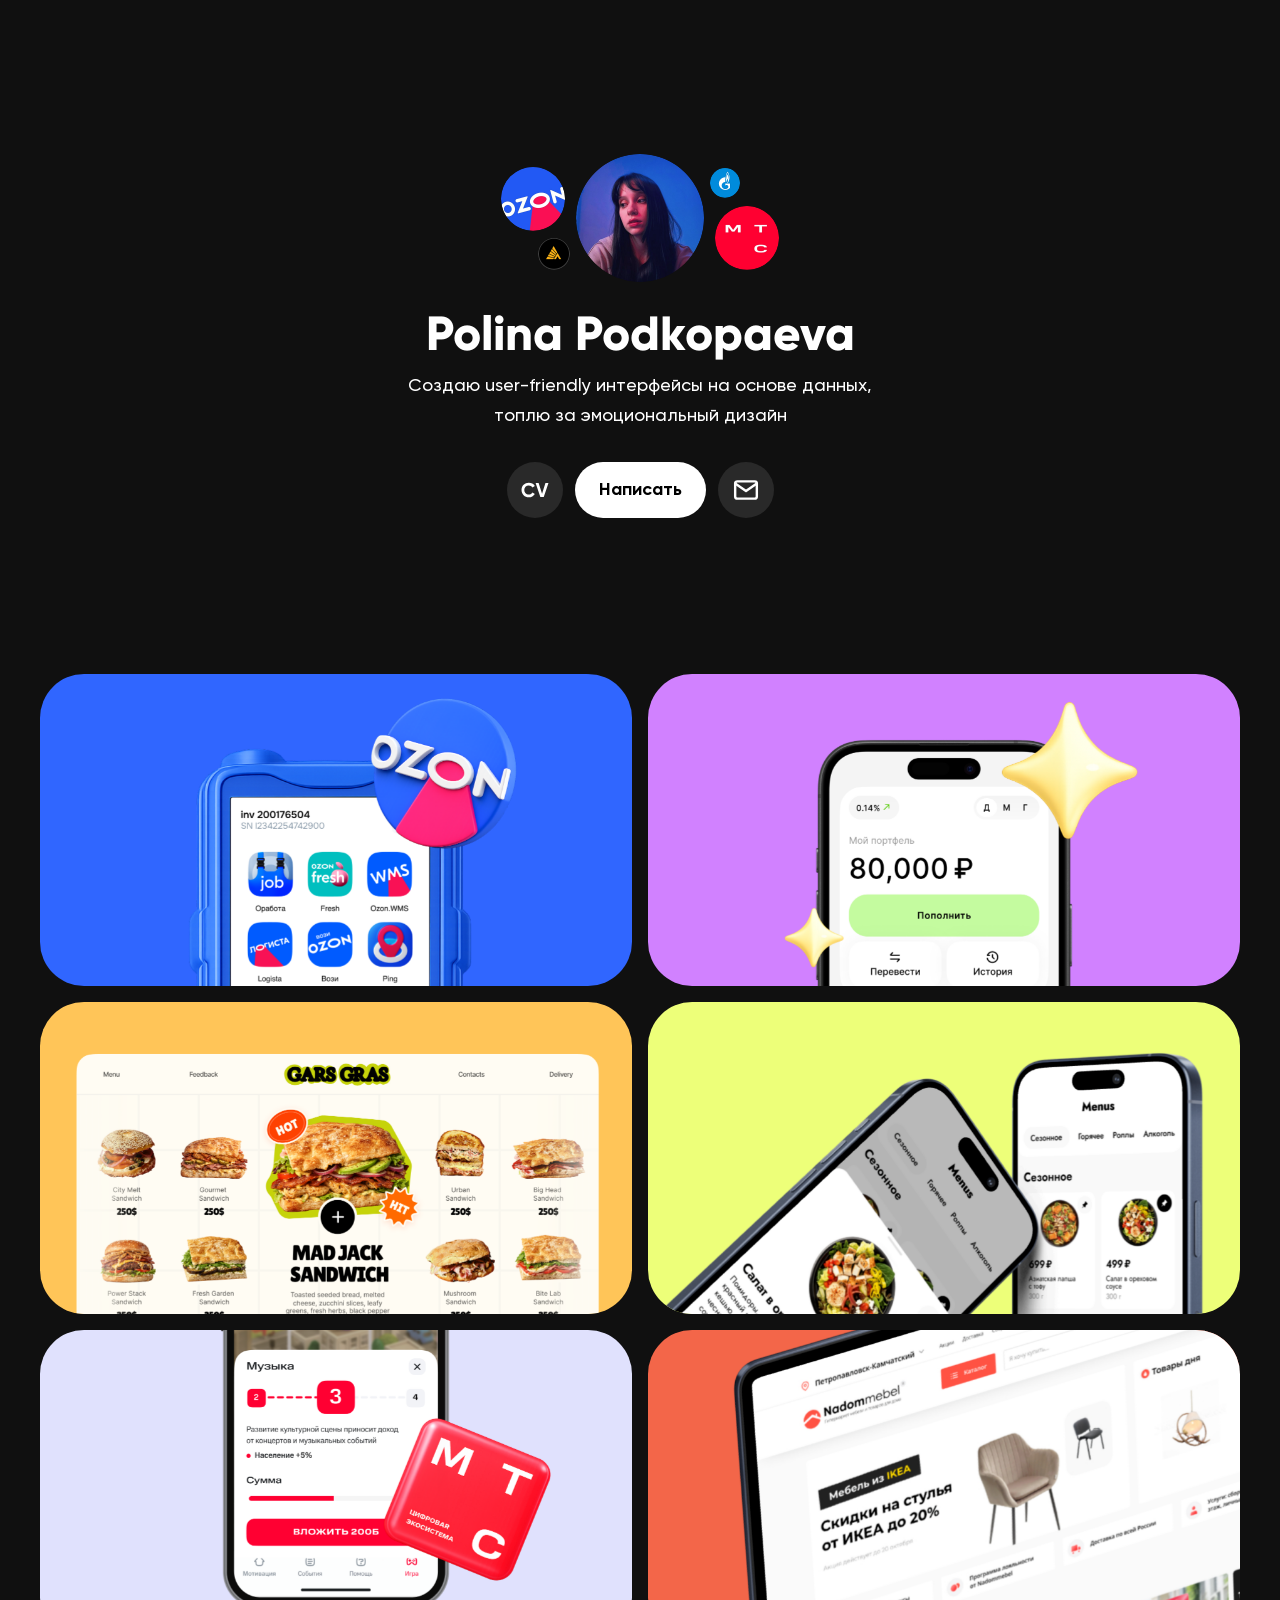
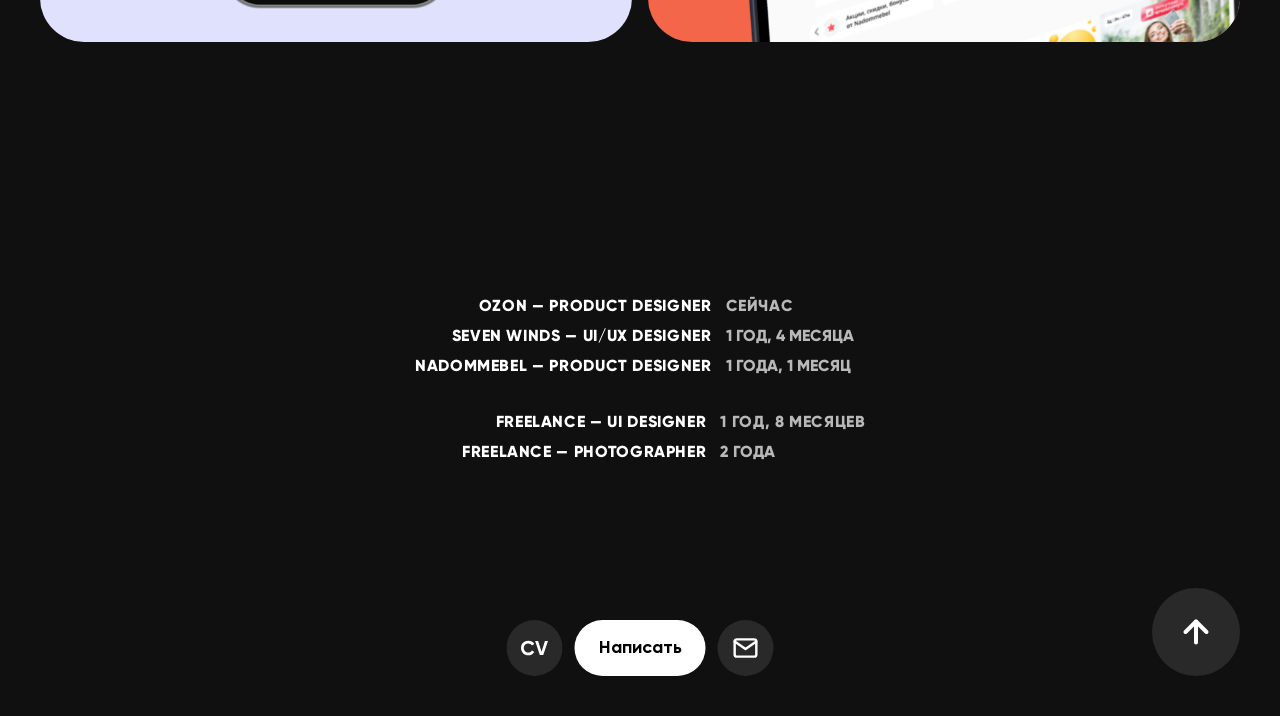
<file: index.html>
<!doctype html>
<html lang="ru">
  <head>
    <meta charset="UTF-8" />
    <meta name="viewport" content="width=device-width, initial-scale=1.0" />
    <title>Polina Podkopaeva — Product Designer</title>
    <meta
      name="description"
      content="Портфолио с продуктовыми кейсами UX/UI"
    />
    <meta property="og:title" content="Polina Podkopaeva — Product Designer" />
    <meta
      property="og:description"
      content="Портфолио с продуктовыми кейсами UX/UI"
    />
    <meta property="og:type" content="website" />
    <meta property="og:url" content="https://secretpolly-eng.github.io/portfolio/" />
    <meta property="og:site_name" content="Polina Podkopaeva Portfolio" />
    <meta name="twitter:card" content="summary" />
    <link rel="stylesheet" href="./styles.css?v=20260611-hero-bubbles" />
  </head>
  <body>
    <main class="page">
      <section class="hero" aria-label="Polina Podkopaeva intro">
        <div class="hero-scale" data-hero-scale-root>
          <div class="hero-frame">
            <div class="hero-badges" role="img" aria-label="Фотография Polina Podkopaeva и логотипы проектов">
              <span class="hero-badge hero-badge-photo" aria-hidden="true"></span>
              <span class="hero-badge hero-badge-logo hero-badge-logo-ozon" aria-hidden="true"></span>
              <span class="hero-badge hero-badge-logo hero-badge-logo-adidas" aria-hidden="true"></span>
              <span class="hero-badge hero-badge-logo hero-badge-logo-gazprom" aria-hidden="true"></span>
              <span class="hero-badge hero-badge-logo hero-badge-logo-mts" aria-hidden="true"></span>
            </div>

            <h1 class="hero-title">Polina Podkopaeva</h1>
            <p class="hero-subtitle">
              <span class="hero-subtitle-line">
                Создаю user-friendly интерфейсы на&nbsp;основе данных,
              </span>
              <span class="hero-subtitle-line hero-subtitle-line-second">
                топлю за&nbsp;эмоциональный дизайн
              </span>
            </p>

            <div class="frame-actions contact-actions hero-actions" aria-label="Main actions">
              <a class="frame-button frame-button-dark frame-button-small" href="https://tula.hh.ru/resume/7322a8bdff0c897cd50039ed1f71394b70786d" target="_blank" rel="noreferrer" aria-label="CV">
                <svg width="56" height="56" viewBox="0 0 56 56" fill="none" aria-hidden="true">
                  <rect width="56" height="56" rx="28" fill="#292929" />
                  <path
                    d="M36.7484 35H33.3284L28.6284 21H31.6284L35.0484 31.76L38.4484 21H41.4684L36.7484 35Z"
                    fill="white"
                  />
                  <path
                    d="M21.8115 35.28C19.7182 35.28 17.9782 34.58 16.5915 33.18C15.2182 31.7933 14.5315 30.0666 14.5315 28C14.5315 25.92 15.2182 24.1933 16.5915 22.82C17.9782 21.42 19.7182 20.72 21.8115 20.72C23.0782 20.72 24.2448 21.02 25.3115 21.62C26.3915 22.2066 27.2315 23.0066 27.8315 24.02L25.4515 25.4C25.1048 24.7733 24.6115 24.2866 23.9715 23.94C23.3315 23.58 22.6115 23.4 21.8115 23.4C20.4515 23.4 19.3515 23.8266 18.5115 24.68C17.6848 25.5466 17.2715 26.6533 17.2715 28C17.2715 29.3333 17.6848 30.4333 18.5115 31.3C19.3515 32.1533 20.4515 32.58 21.8115 32.58C22.6115 32.58 23.3315 32.4066 23.9715 32.06C24.6248 31.7 25.1182 31.2133 25.4515 30.6L27.8315 31.98C27.2315 32.9933 26.3915 33.8 25.3115 34.4C24.2448 34.9866 23.0782 35.28 21.8115 35.28Z"
                    fill="white"
                  />
                </svg>
              </a>
              <a class="frame-button frame-button-light" href="https://t.me/secretpolly" target="_blank" rel="noreferrer">Написать</a>
              <a class="frame-button frame-button-dark frame-button-icon" href="mailto:chaikoffapolly@gmail.com" aria-label="Почта">
                <svg width="26" height="26" viewBox="0 0 26 26" fill="none" aria-hidden="true">
                  <path
                    d="M4.33341 4.33337H21.6667C22.8584 4.33337 23.8334 5.30837 23.8334 6.50004V19.5C23.8334 20.6917 22.8584 21.6667 21.6667 21.6667H4.33341C3.14175 21.6667 2.16675 20.6917 2.16675 19.5V6.50004C2.16675 5.30837 3.14175 4.33337 4.33341 4.33337Z"
                    stroke="white"
                    stroke-width="2.4"
                    stroke-linecap="round"
                    stroke-linejoin="round"
                  />
                  <path
                    d="M23.8334 6.5L13.0001 14.0833L2.16675 6.5"
                    stroke="white"
                    stroke-width="2.4"
                    stroke-linecap="round"
                    stroke-linejoin="round"
                  />
                </svg>
              </a>
            </div>
          </div>
        </div>
      </section>

      <section class="cards" aria-label="Projects">
        <a class="card-shell card-link" href="./ozon-case.html" aria-label="Открыть кейс Ozon">
          <img
            class="card-background card-background-default"
            src="./assets/card-1-bg-default.png"
            alt=""
            aria-hidden="true"
          />
          <img
            class="card-background card-background-hover"
            src="./assets/card-1-bg-hover.png"
            alt=""
            aria-hidden="true"
          />
          <img
            class="card-image card-image-desktop"
            src="./assets/card-1-content.png"
            alt="Project card 1"
          />
          <img
            class="card-image card-image-mobile"
            src="./assets/card-1-content-mobile.png"
            alt="Project card 1"
          />
          <img
            class="card-text-state"
            src="./assets/card-text-1.png"
            alt=""
            aria-hidden="true"
          />
        </a>
        <a
          class="card-shell card-link"
          href="./invest-x-case.html"
          aria-label="Открыть кейс Invest X"
        >
          <img
            class="card-background card-background-default"
            src="./assets/card-2-bg-default.png"
            alt=""
            aria-hidden="true"
          />
          <img
            class="card-background card-background-hover"
            src="./assets/card-2-bg-hover.png"
            alt=""
            aria-hidden="true"
          />
          <img class="card-image" src="./assets/card-2-content.png" alt="Project card 2" />
          <img
            class="card-text-state"
            src="./assets/card-text-2.png"
            alt=""
            aria-hidden="true"
          />
        </a>
        <a
          class="card-shell card-link"
          href="./concepts-case.html"
          aria-label="Открыть страницу Концепты"
        >
          <img
            class="card-background card-background-default"
            src="./assets/card-3-bg-default.png"
            alt=""
            aria-hidden="true"
          />
          <img
            class="card-background card-background-hover"
            src="./assets/card-3-bg-hover.png"
            alt=""
            aria-hidden="true"
          />
          <img class="card-image" src="./assets/card-3-content.png" alt="Project card 3" />
          <img
            class="card-text-state"
            src="./assets/card-text-3.png"
            alt=""
            aria-hidden="true"
          />
        </a>
        <a class="card-shell card-link" href="./menus-case.html" aria-label="Открыть кейс Menus">
          <img
            class="card-background card-background-default"
            src="./assets/card-4-bg-default.png"
            alt=""
            aria-hidden="true"
          />
          <img
            class="card-background card-background-hover"
            src="./assets/card-4-bg-hover.png"
            alt=""
            aria-hidden="true"
          />
          <img class="card-image" src="./assets/card-4-content.png" alt="Project card 4" />
          <img
            class="card-text-state"
            src="./assets/card-text-4.png"
            alt=""
            aria-hidden="true"
          />
        </a>
        <a class="card-shell card-link" href="./mts-case.html" aria-label="Открыть кейс МТС">
          <img
            class="card-background card-background-default"
            src="./assets/card-5-bg-default.png"
            alt=""
            aria-hidden="true"
          />
          <img
            class="card-background card-background-hover"
            src="./assets/card-5-bg-hover.png"
            alt=""
            aria-hidden="true"
          />
          <img class="card-image" src="./assets/card-5-content.png" alt="Project card 5" />
          <img
            class="card-text-state"
            src="./assets/card-text-5.png"
            alt=""
            aria-hidden="true"
          />
        </a>
        <a
          class="card-shell card-link"
          href="./nadommebel-case.html"
          aria-label="Открыть кейс Надоммебель"
        >
          <img
            class="card-background card-background-default"
            src="./assets/card-6-bg-default.png"
            alt=""
            aria-hidden="true"
          />
          <img
            class="card-background card-background-hover"
            src="./assets/card-6-bg-hover.png"
            alt=""
            aria-hidden="true"
          />
          <img class="card-image" src="./assets/card-6-content.png" alt="Project card 6" />
          <img
            class="card-text-state"
            src="./assets/card-text-6.png"
            alt=""
            aria-hidden="true"
          />
        </a>
      </section>

      <section class="experience" aria-label="Experience">
        <div class="experience-scale" data-experience-scale-root>
          <div class="experience-frame">
            <div class="experience-stack">
              <div class="experience-group">
                <div class="experience-column experience-column-role">
                  <div class="experience-item experience-item-role experience-item-spaced">
                    Ozon — Product designer
                  </div>
                  <div class="experience-item experience-item-role experience-item-spaced">
                    Seven Winds — UI/UX designer
                  </div>
                  <div class="experience-item experience-item-role experience-item-spaced">
                    Nadommebel — Product designer
                  </div>
                </div>
                <div class="experience-column experience-column-duration">
                  <div class="experience-item experience-item-muted experience-item-spaced">
                    сейчас
                  </div>
                  <div class="experience-item experience-item-muted">1 год, 4 месяца</div>
                  <div class="experience-item experience-item-muted">1 года, 1 месяц</div>
                </div>
              </div>

              <div class="experience-group">
                <div class="experience-column experience-column-role">
                  <div class="experience-item experience-item-role experience-item-spaced">
                    Freelance — ui designer
                  </div>
                  <div class="experience-item experience-item-role experience-item-spaced">
                    Freelance — Photographer
                  </div>
                </div>
                <div class="experience-column experience-column-duration">
                  <div class="experience-item experience-item-muted experience-item-spaced">
                    1&nbsp;год, 8&nbsp;месяцев
                  </div>
                  <div class="experience-item experience-item-muted">2 года</div>
                </div>
              </div>
            </div>

            <div class="experience-footer" aria-label="Footer actions">
              <div class="experience-footer-buttons contact-actions">
                <a class="frame-button frame-button-dark frame-button-small" href="https://tula.hh.ru/resume/7322a8bdff0c897cd50039ed1f71394b70786d" target="_blank" rel="noreferrer" aria-label="CV">
                  <svg width="56" height="56" viewBox="0 0 56 56" fill="none" aria-hidden="true">
                    <rect width="56" height="56" rx="28" fill="#292929" />
                    <path
                      d="M36.7484 35H33.3284L28.6284 21H31.6284L35.0484 31.76L38.4484 21H41.4684L36.7484 35Z"
                      fill="white"
                    />
                    <path
                      d="M21.8115 35.28C19.7182 35.28 17.9782 34.58 16.5915 33.18C15.2182 31.7933 14.5315 30.0666 14.5315 28C14.5315 25.92 15.2182 24.1933 16.5915 22.82C17.9782 21.42 19.7182 20.72 21.8115 20.72C23.0782 20.72 24.2448 21.02 25.3115 21.62C26.3915 22.2066 27.2315 23.0066 27.8315 24.02L25.4515 25.4C25.1048 24.7733 24.6115 24.2866 23.9715 23.94C23.3315 23.58 22.6115 23.4 21.8115 23.4C20.4515 23.4 19.3515 23.8266 18.5115 24.68C17.6848 25.5466 17.2715 26.6533 17.2715 28C17.2715 29.3333 17.6848 30.4333 18.5115 31.3C19.3515 32.1533 20.4515 32.58 21.8115 32.58C22.6115 32.58 23.3315 32.4066 23.9715 32.06C24.6248 31.7 25.1182 31.2133 25.4515 30.6L27.8315 31.98C27.2315 32.9933 26.3915 33.8 25.3115 34.4C24.2448 34.9866 23.0782 35.28 21.8115 35.28Z"
                      fill="white"
                    />
                  </svg>
                </a>
                <a class="frame-button frame-button-light" href="https://t.me/secretpolly" target="_blank" rel="noreferrer">Написать</a>
                <a class="frame-button frame-button-dark frame-button-icon" href="mailto:chaikoffapolly@gmail.com" aria-label="Почта">
                  <svg width="26" height="26" viewBox="0 0 26 26" fill="none" aria-hidden="true">
                    <path
                      d="M4.33341 4.33337H21.6667C22.8584 4.33337 23.8334 5.30837 23.8334 6.50004V19.5C23.8334 20.6917 22.8584 21.6667 21.6667 21.6667H4.33341C3.14175 21.6667 2.16675 20.6917 2.16675 19.5V6.50004C2.16675 5.30837 3.14175 4.33337 4.33341 4.33337Z"
                      stroke="white"
                      stroke-width="2.4"
                      stroke-linecap="round"
                      stroke-linejoin="round"
                    />
                    <path
                      d="M23.8334 6.5L13.0001 14.0833L2.16675 6.5"
                      stroke="white"
                      stroke-width="2.4"
                      stroke-linecap="round"
                      stroke-linejoin="round"
                    />
                  </svg>
                </a>
              </div>
            </div>

            <button
              class="scroll-top-button"
              type="button"
              aria-label="Вернуться в начало"
              data-scroll-top
            >
              <svg width="36" height="36" viewBox="0 0 18 18" fill="none" aria-hidden="true">
                <path
                  d="M9 14.25V3.75"
                  stroke="white"
                  stroke-width="2"
                  stroke-linecap="round"
                  stroke-linejoin="round"
                />
                <path
                  d="M3.75 9L9 3.75L14.25 9"
                  stroke="white"
                  stroke-width="2"
                  stroke-linecap="round"
                  stroke-linejoin="round"
                />
              </svg>
            </button>
          </div>
        </div>
      </section>
    </main>

    <script src="./script.js?v=20260512-mobile-redo4"></script>
  </body>
</html>
</file>
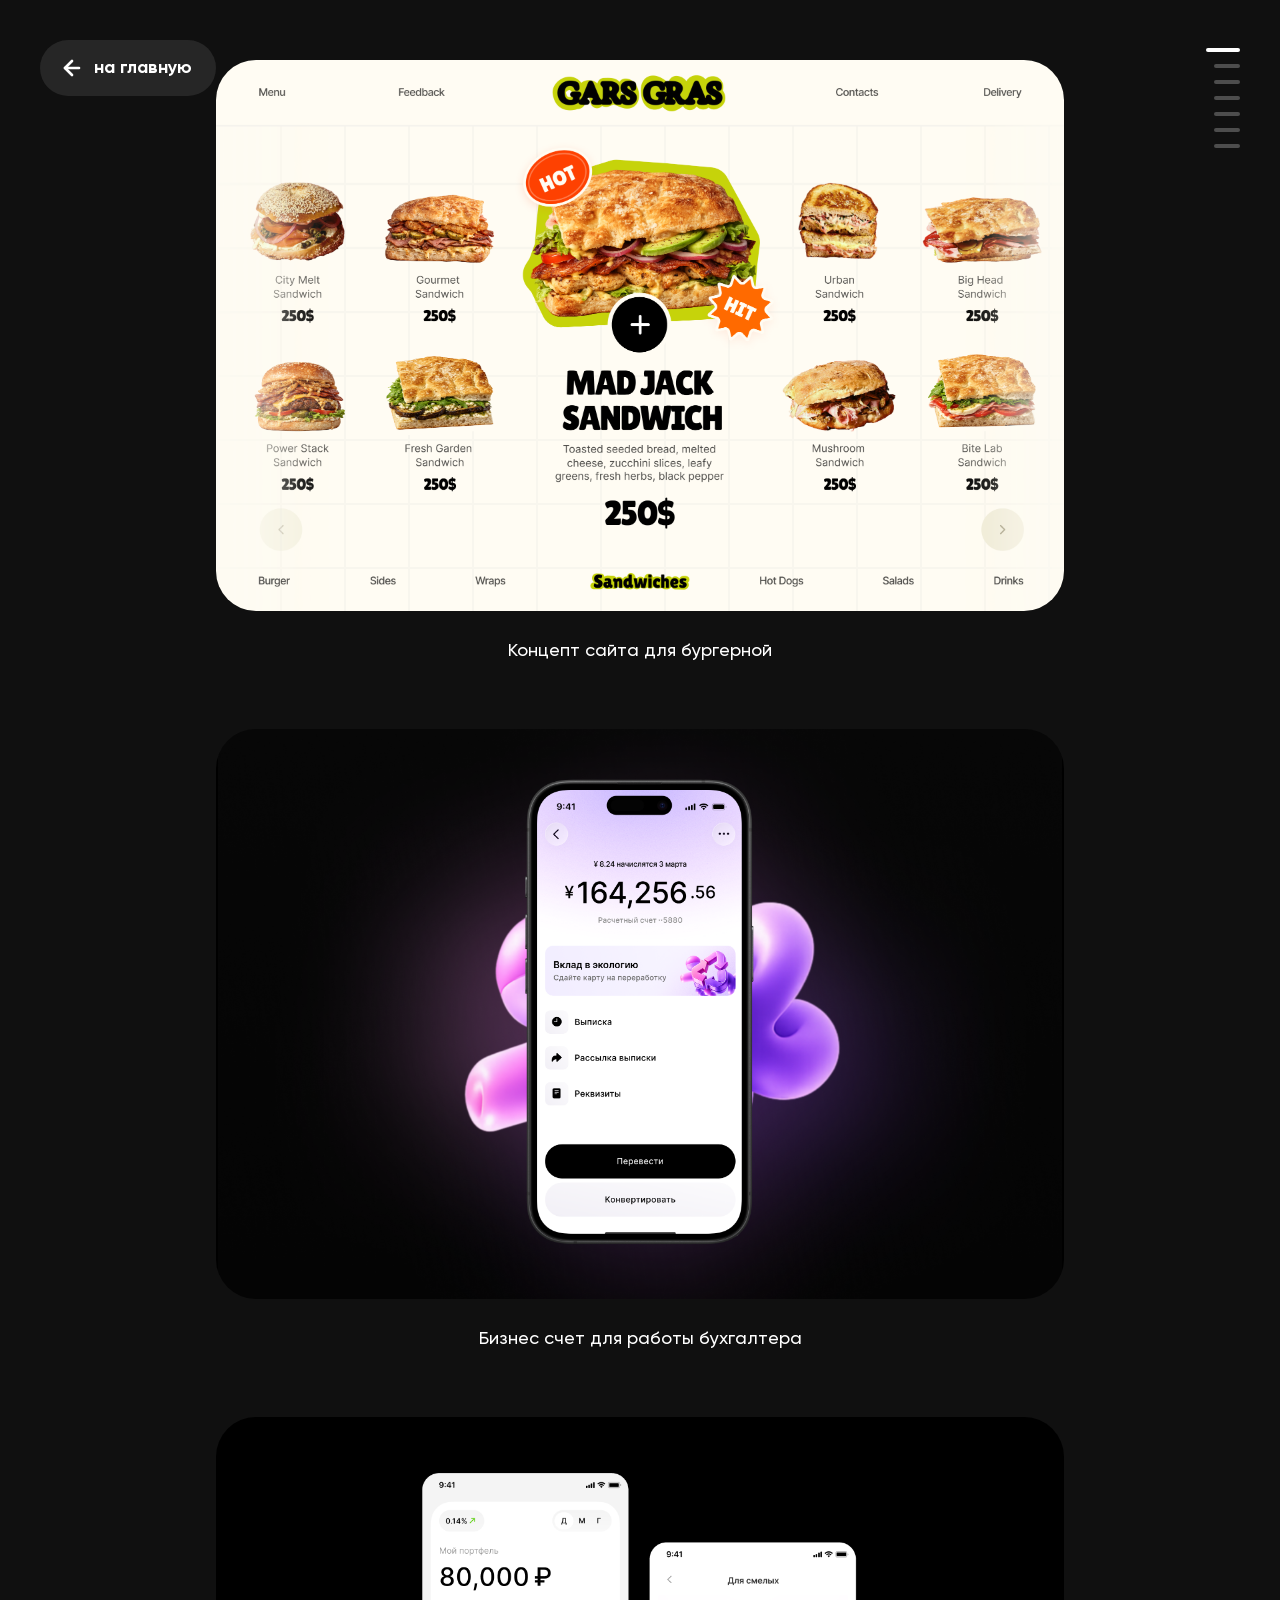
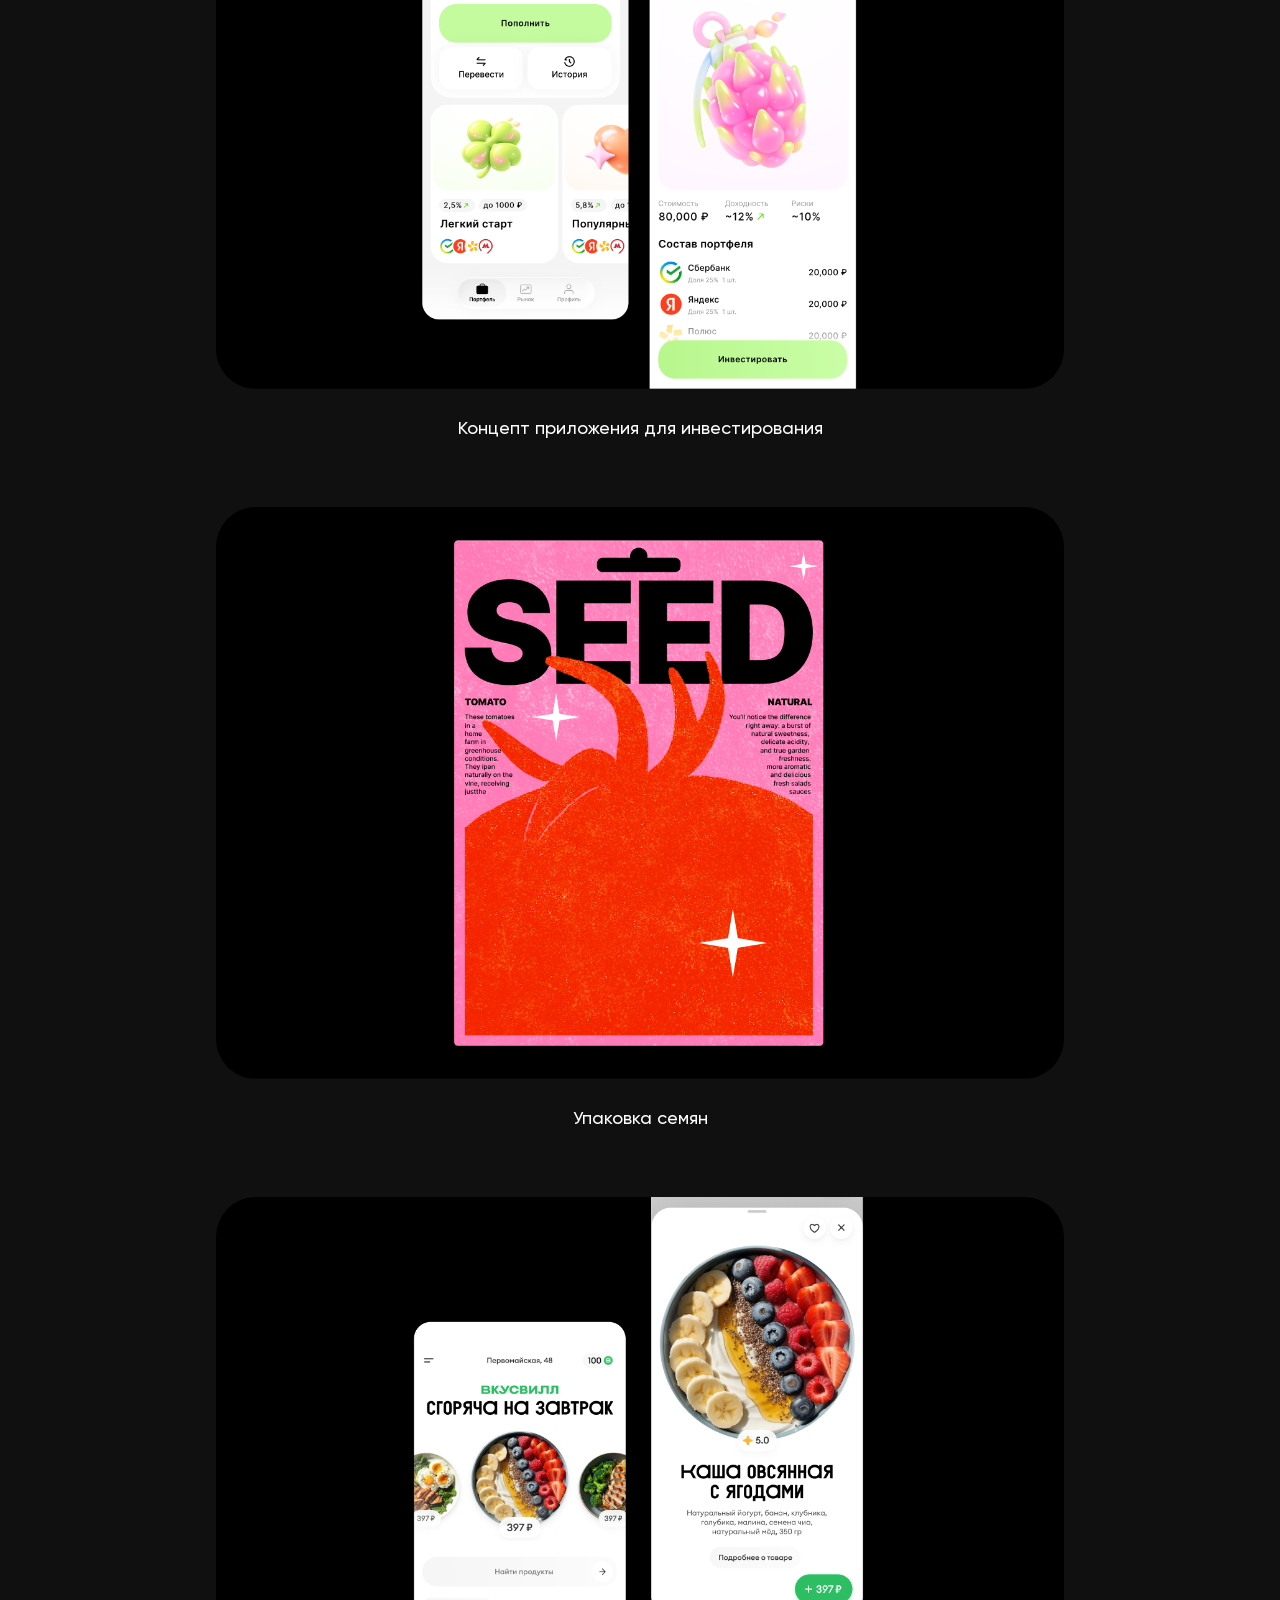
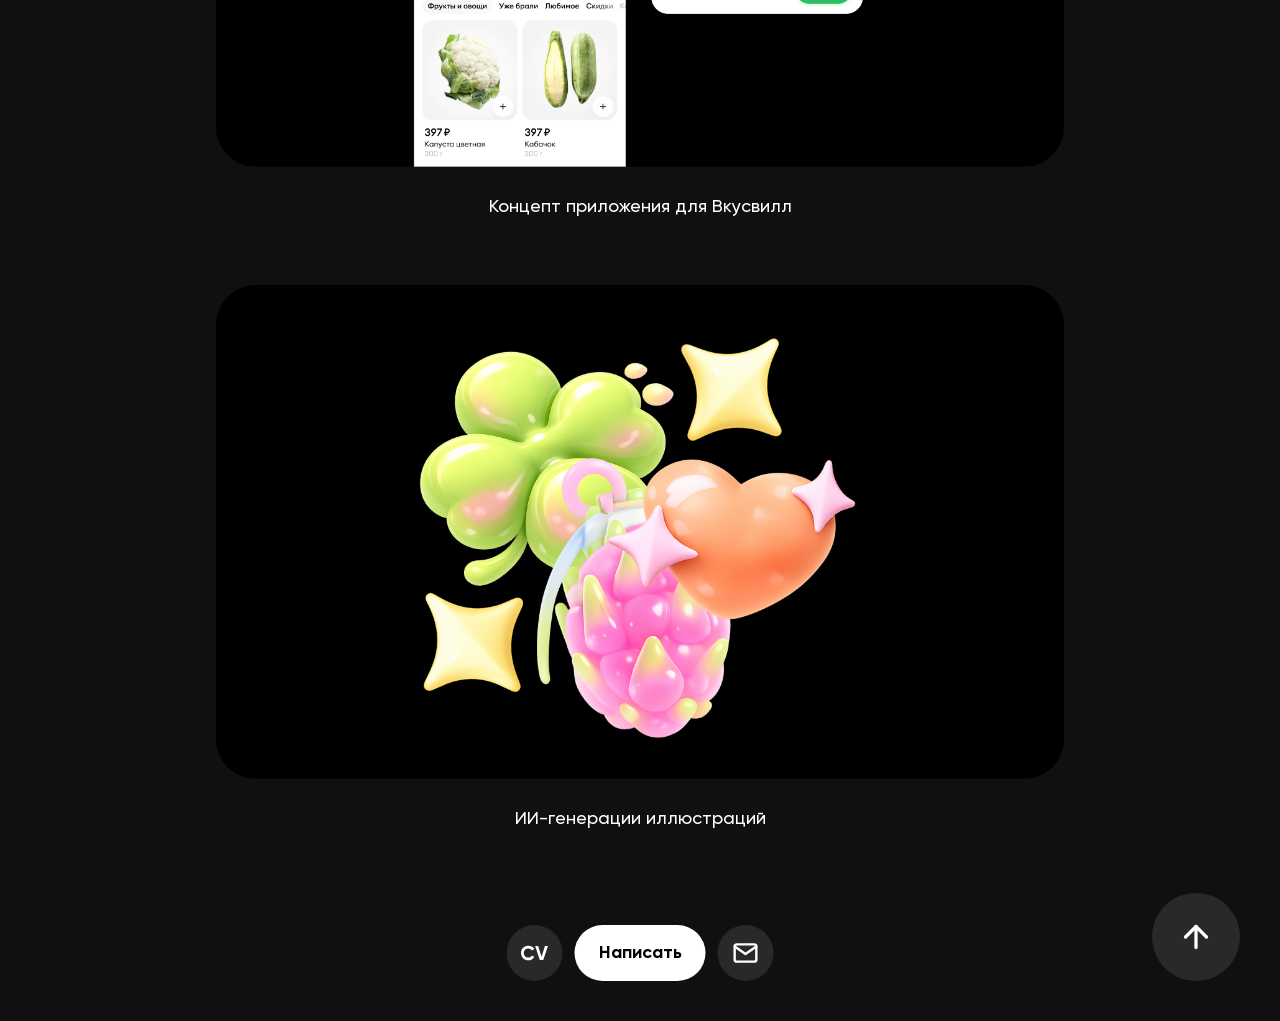
<file: concepts-case.html>
<!doctype html>
<html lang="ru">
  <head>
    <meta charset="UTF-8" />
    <meta name="viewport" content="width=device-width, initial-scale=1.0" />
    <title>Концепты — Polina Podkopaeva</title>
    <meta
      name="description"
      content="Подборка концептов Polina Podkopaeva: интерфейсы, упаковка и иллюстрации."
    />
    <link rel="stylesheet" href="./styles.css?v=20260512-mobile-redo4" />
  </head>
  <body class="case-body concepts-case-page">
    <nav class="case-toc" aria-label="Оглавление концептов">
      <div class="case-toc-panel">
        <button class="case-toc-item" type="button" data-case-section-target="concept-burger">
          Бургерная
        </button>
        <button class="case-toc-item" type="button" data-case-section-target="concept-business">
          Бизнес-счёт
        </button>
        <button class="case-toc-item" type="button" data-case-section-target="concept-invest">
          Инвестиции
        </button>
        <button class="case-toc-item" type="button" data-case-section-target="concept-seeds">
          Семена
        </button>
        <button class="case-toc-item" type="button" data-case-section-target="concept-vkusvill">
          Вкусвилл
        </button>
        <button class="case-toc-item" type="button" data-case-section-target="concept-ai">
          ИИ
        </button>
      </div>

      <button class="case-toc-trigger" type="button" aria-label="Открыть оглавление">
        <span class="case-toc-line"></span>
        <span class="case-toc-line"></span>
        <span class="case-toc-line"></span>
        <span class="case-toc-line"></span>
        <span class="case-toc-line"></span>
        <span class="case-toc-line"></span>
        <span class="case-toc-line"></span>
      </button>
    </nav>

    <main class="case-page">
      <section class="case-scale" data-case-scale-root>
        <div class="case-frame">
          <header class="case-header">
            <div class="case-header-bar">
              <a class="case-back-button" href="./index.html">
                <svg width="28" height="28" viewBox="0 0 18 18" fill="none" aria-hidden="true">
                  <path
                    d="M14.25 9H3.75"
                    stroke="white"
                    stroke-width="2"
                    stroke-linecap="round"
                    stroke-linejoin="round"
                  />
                  <path
                    d="M9 14.25L3.75 9L9 3.75"
                    stroke="white"
                    stroke-width="2"
                    stroke-linecap="round"
                    stroke-linejoin="round"
                  />
                </svg>
                <span>на&nbsp;главную</span>
              </a>
            </div>
          </header>

          <div class="case-content">
            <div class="case-copy-column concepts-gallery">
              <section class="case-section concepts-gallery-item" id="concept-burger" data-case-section>
                <div class="case-media concepts-gallery-media">
                  <img
                    src="./assets/concepts-burger-site.png"
                    alt="Концепт сайта для бургерной"
                    width="2544"
                    height="1653"
                  />
                </div>
                <p class="concepts-gallery-caption">Концепт сайта для&nbsp;бургерной</p>
              </section>

              <section class="case-section concepts-gallery-item" id="concept-business" data-case-section>
                <div class="case-media concepts-gallery-media">
                  <img
                    src="./assets/concepts-business-account.png"
                    alt="Концепт бизнес-счета для работы бухгалтера"
                    width="2728"
                    height="1835"
                  />
                </div>
                <p class="concepts-gallery-caption">Бизнес счет для&nbsp;работы бухгалтера</p>
              </section>

              <section class="case-section concepts-gallery-item" id="concept-invest" data-case-section>
                <div class="case-media concepts-gallery-media">
                  <img
                    src="./assets/concepts-investment-app.png"
                    alt="Концепт приложения для инвестирования"
                    width="1364"
                    height="920"
                  />
                </div>
                <p class="concepts-gallery-caption">Концепт приложения для&nbsp;инвестирования</p>
              </section>

              <section class="case-section concepts-gallery-item" id="concept-seeds" data-case-section>
                <div class="case-media concepts-gallery-media">
                  <img
                    src="./assets/concepts-seed-package.png"
                    alt="Упаковка семян"
                    width="1364"
                    height="920"
                  />
                </div>
                <p class="concepts-gallery-caption">Упаковка семян</p>
              </section>

              <section class="case-section concepts-gallery-item" id="concept-vkusvill" data-case-section>
                <div class="case-media concepts-gallery-media">
                  <img
                    src="./assets/concepts-vkusvill-app.png"
                    alt="Концепт приложения для Вкусвилл"
                    width="1364"
                    height="916"
                  />
                </div>
                <p class="concepts-gallery-caption">Концепт приложения для&nbsp;Вкусвилл</p>
              </section>

              <section class="case-section concepts-gallery-item" id="concept-ai" data-case-section>
                <div class="case-media concepts-gallery-media">
                  <img
                    src="./assets/concepts-ai-illustrations.png"
                    alt="ИИ-генерации иллюстраций"
                    width="1364"
                    height="795"
                  />
                </div>
                <p class="concepts-gallery-caption">ИИ-генерации иллюстраций</p>
              </section>
            </div>
          </div>

          <footer class="case-footer">
            <button
              class="scroll-top-button case-scroll-top-button case-scroll-top-button-footer"
              type="button"
              aria-label="Вернуться в начало"
              data-scroll-top
            >
              <svg width="36" height="36" viewBox="0 0 22 22" fill="none" aria-hidden="true">
                <path
                  d="M11 17.4167V4.58337"
                  stroke="white"
                  stroke-width="2"
                  stroke-linecap="round"
                  stroke-linejoin="round"
                />
                <path
                  d="M4.58325 11L11 4.58337L17.4166 11"
                  stroke="white"
                  stroke-width="2"
                  stroke-linecap="round"
                  stroke-linejoin="round"
                />
              </svg>
            </button>

            <div class="case-footer-actions contact-actions" aria-label="Контакты">
              <a class="frame-button frame-button-dark frame-button-small" href="https://tula.hh.ru/resume/7322a8bdff0c897cd50039ed1f71394b70786d" target="_blank" rel="noreferrer" aria-label="CV">
                <svg width="56" height="56" viewBox="0 0 56 56" fill="none" aria-hidden="true">
                  <rect width="56" height="56" rx="28" fill="#292929" />
                  <path
                    d="M36.7484 35H33.3284L28.6284 21H31.6284L35.0484 31.76L38.4484 21H41.4684L36.7484 35Z"
                    fill="white"
                  />
                  <path
                    d="M21.8115 35.28C19.7182 35.28 17.9782 34.58 16.5915 33.18C15.2182 31.7933 14.5315 30.0666 14.5315 28C14.5315 25.92 15.2182 24.1933 16.5915 22.82C17.9782 21.42 19.7182 20.72 21.8115 20.72C23.0782 20.72 24.2448 21.02 25.3115 21.62C26.3915 22.2066 27.2315 23.0066 27.8315 24.02L25.4515 25.4C25.1048 24.7733 24.6115 24.2866 23.9715 23.94C23.3315 23.58 22.6115 23.4 21.8115 23.4C20.4515 23.4 19.3515 23.8266 18.5115 24.68C17.6848 25.5466 17.2715 26.6533 17.2715 28C17.2715 29.3333 17.6848 30.4333 18.5115 31.3C19.3515 32.1533 20.4515 32.58 21.8115 32.58C22.6115 32.58 23.3315 32.4066 23.9715 32.06C24.6248 31.7 25.1182 31.2133 25.4515 30.6L27.8315 31.98C27.2315 32.9933 26.3915 33.8 25.3115 34.4C24.2448 34.9866 23.0782 35.28 21.8115 35.28Z"
                    fill="white"
                  />
                </svg>
              </a>
              <a class="frame-button frame-button-light" href="https://t.me/secretpolly" target="_blank" rel="noreferrer">Написать</a>
              <a class="frame-button frame-button-dark frame-button-icon" href="mailto:chaikoffapolly@gmail.com" aria-label="Почта">
                <svg width="26" height="26" viewBox="0 0 26 26" fill="none" aria-hidden="true">
                  <path
                    d="M4.33341 4.33337H21.6667C22.8584 4.33337 23.8334 5.30837 23.8334 6.50004V19.5C23.8334 20.6917 22.8584 21.6667 21.6667 21.6667H4.33341C3.14175 21.6667 2.16675 20.6917 2.16675 19.5V6.50004C2.16675 5.30837 3.14175 4.33337 4.33341 4.33337Z"
                    stroke="white"
                    stroke-width="2.4"
                    stroke-linecap="round"
                    stroke-linejoin="round"
                  />
                  <path
                    d="M23.8334 6.5L13.0001 14.0833L2.16675 6.5"
                    stroke="white"
                    stroke-width="2.4"
                    stroke-linecap="round"
                    stroke-linejoin="round"
                  />
                </svg>
              </a>
            </div>
          </footer>
        </div>
      </section>
    </main>

    <script src="./script.js?v=20260512-mobile-redo4"></script>
  </body>
</html>
</file>
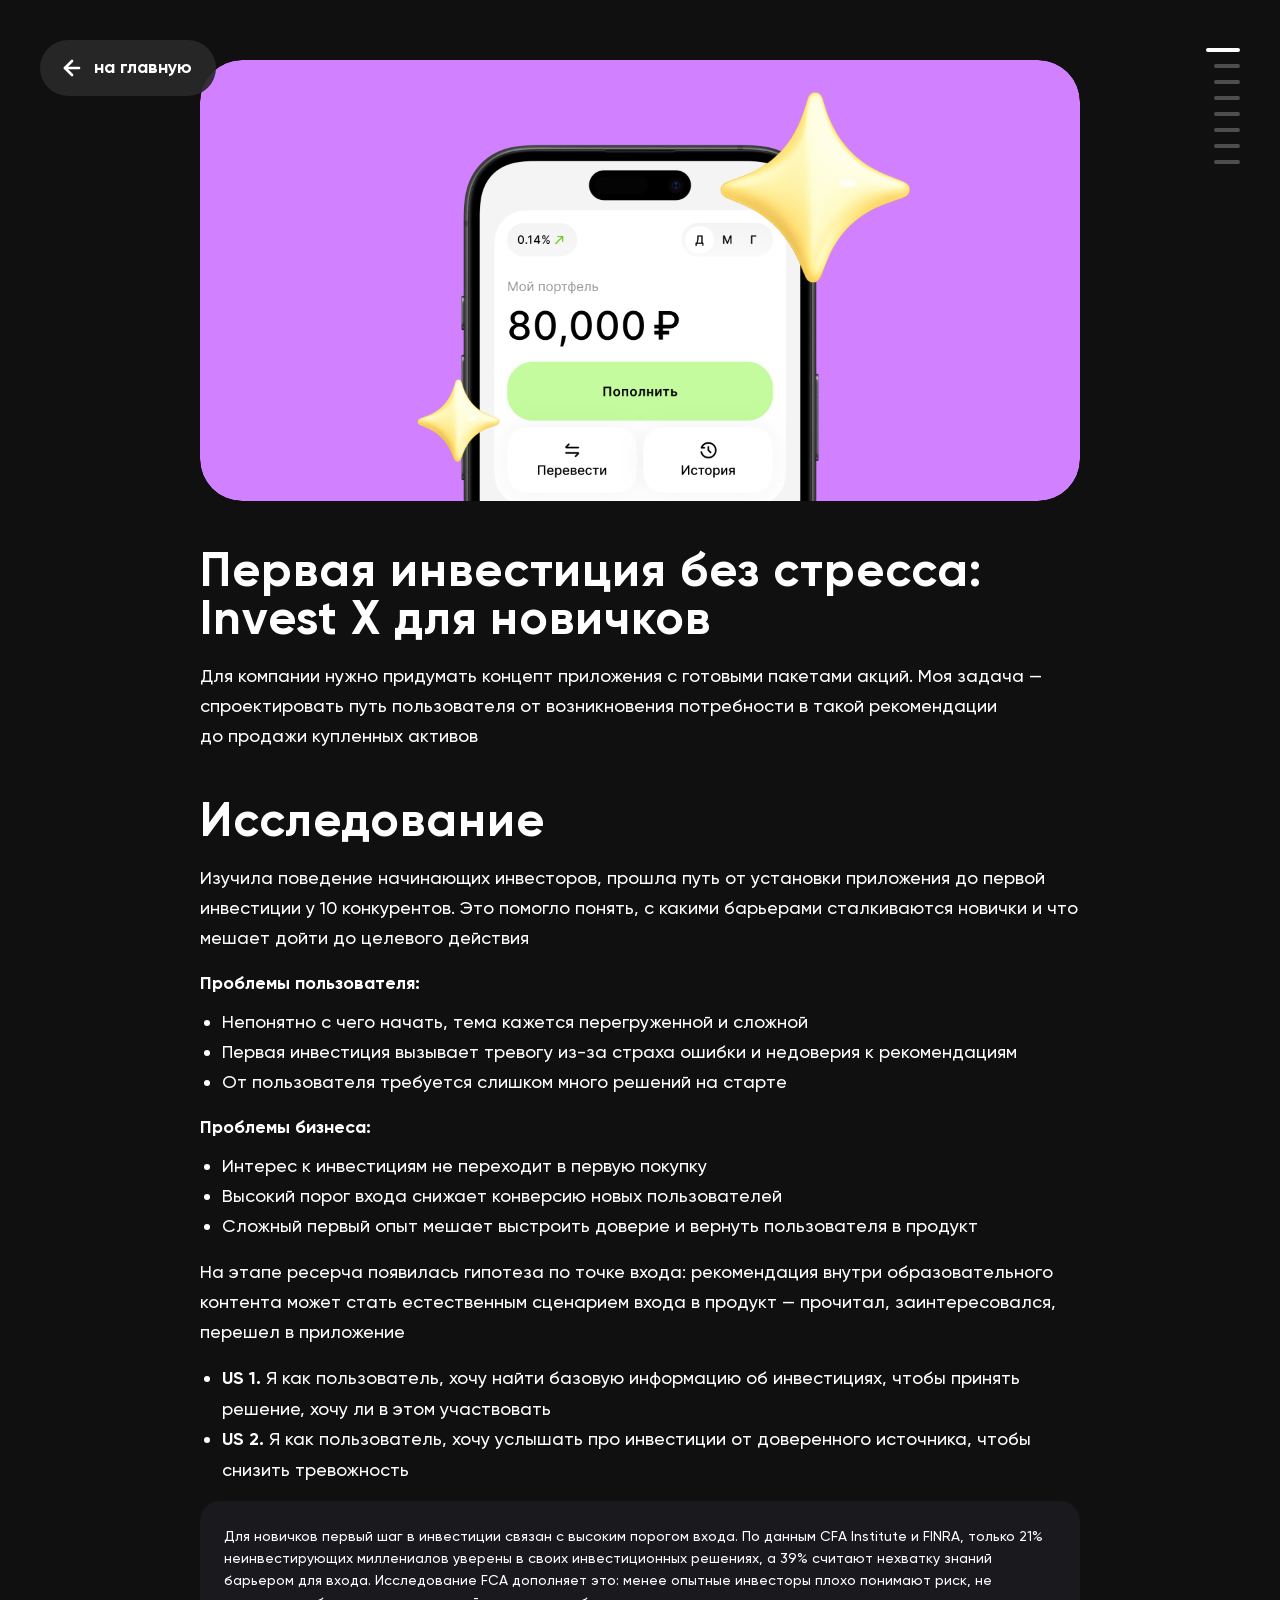
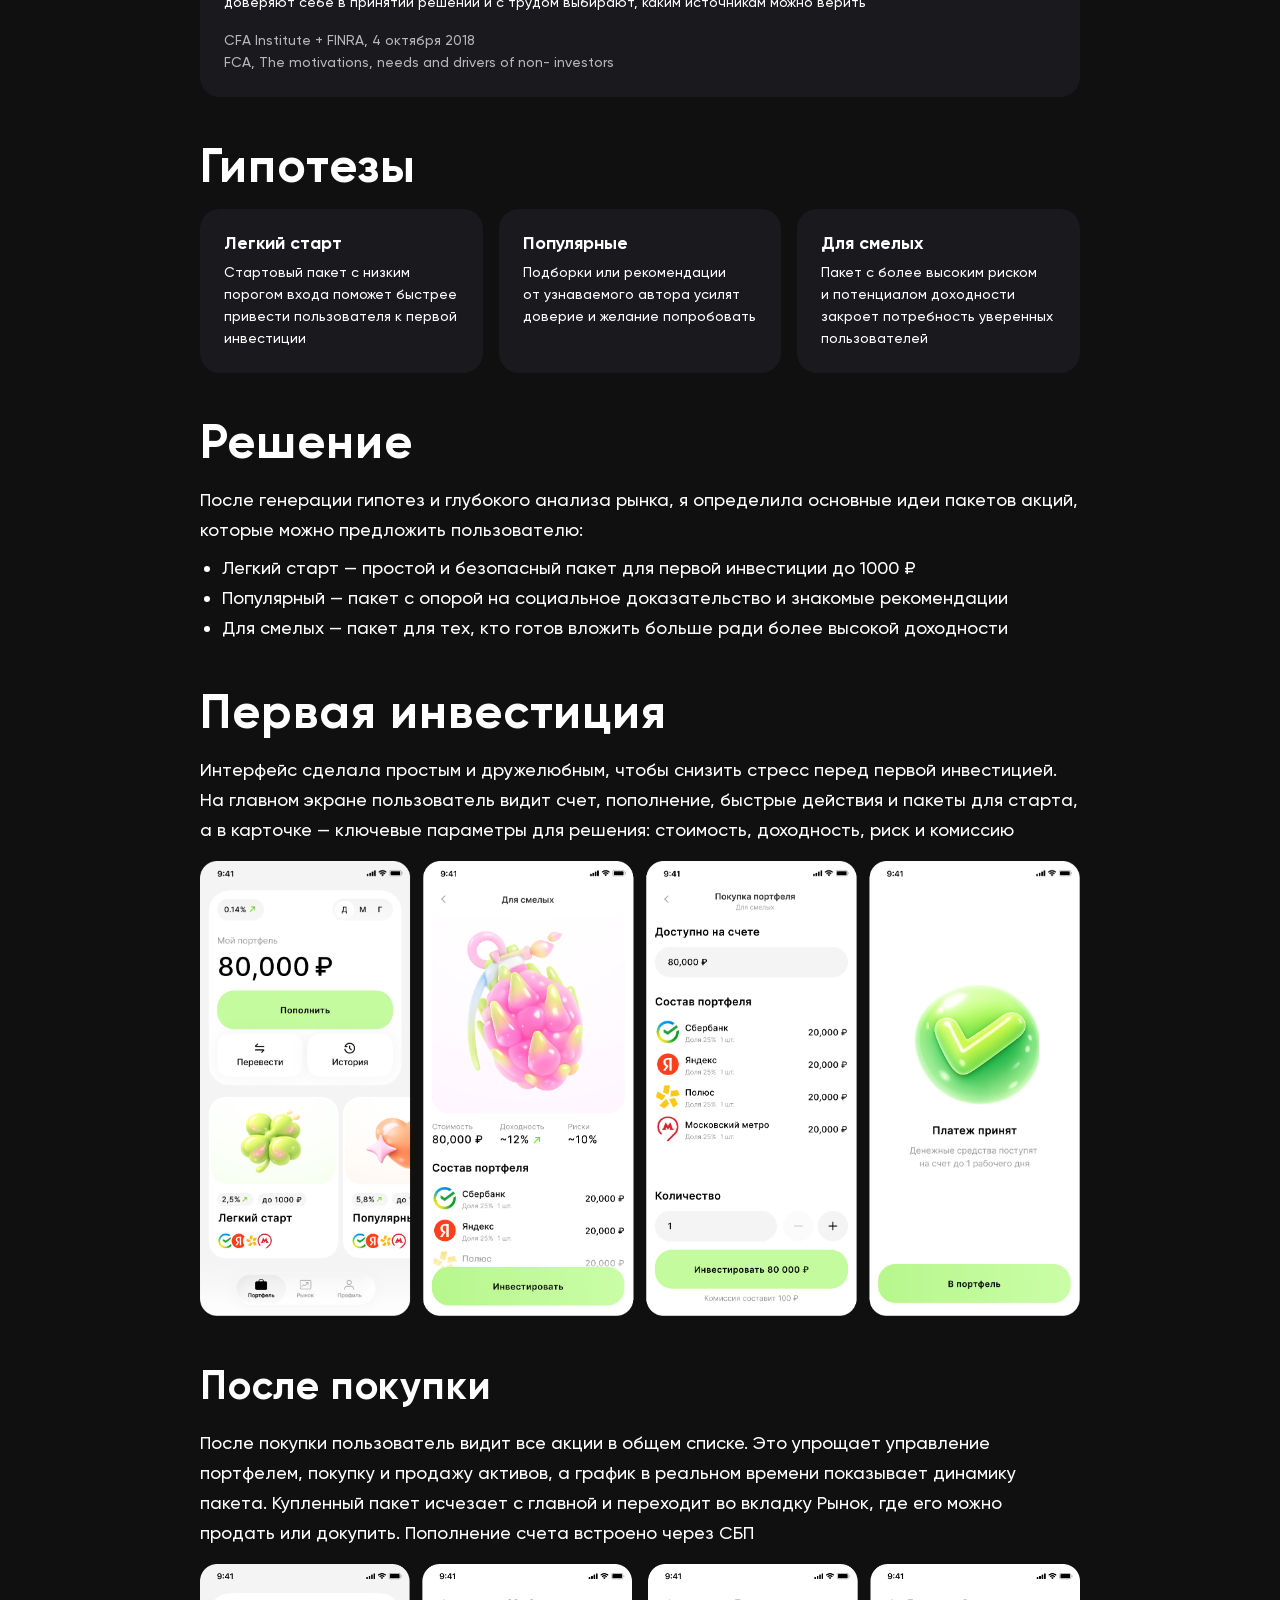
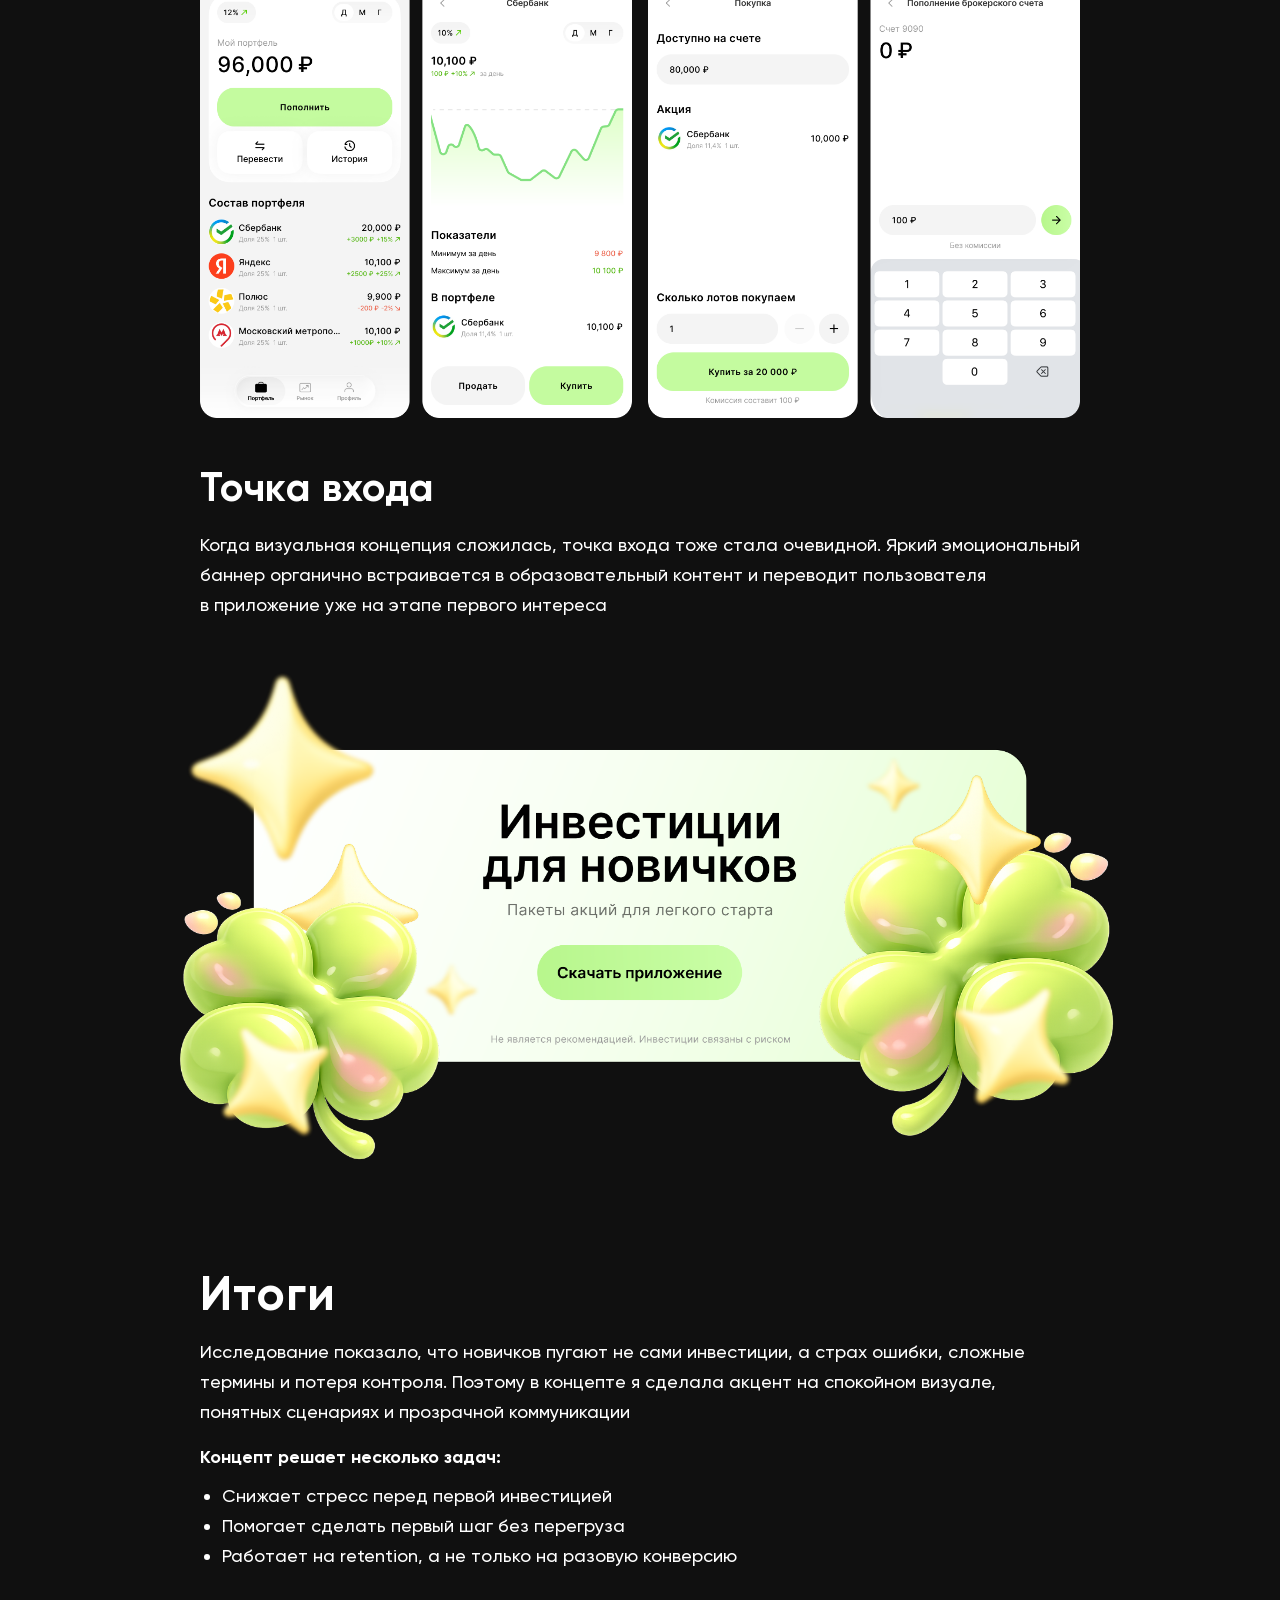
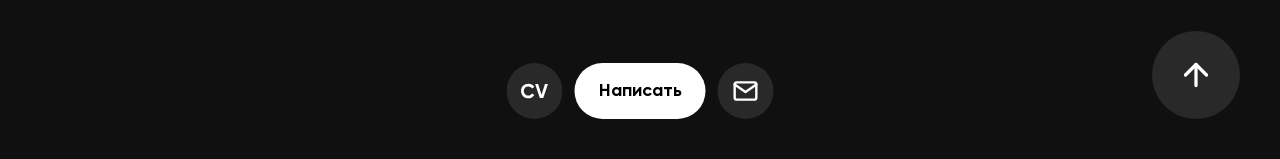
<file: invest-x-case.html>
<!doctype html>
<html lang="ru">
  <head>
    <meta charset="UTF-8" />
    <meta name="viewport" content="width=device-width, initial-scale=1.0" />
    <title>Invest X Case — Polina Podkopaeva</title>
    <meta
      name="description"
      content="Кейс Polina Podkopaeva про концепт Invest X для новичков в инвестициях."
    />
    <link rel="stylesheet" href="./styles.css?v=20260512-mobile-redo4" />
  </head>
  <body class="case-body invest-case-body">
    <nav class="case-toc" aria-label="Оглавление кейса">
      <div class="case-toc-panel">
        <button class="case-toc-item" type="button" data-case-section-target="case-intro">
          О&nbsp;проекте
        </button>
        <button class="case-toc-item" type="button" data-case-section-target="case-research">
          Исследование
        </button>
        <button class="case-toc-item" type="button" data-case-section-target="case-hypotheses">
          Гипотезы
        </button>
        <button class="case-toc-item" type="button" data-case-section-target="case-solution">
          Решение
        </button>
        <button class="case-toc-item" type="button" data-case-section-target="case-first-investment">
          Первая инвестиция
        </button>
        <button class="case-toc-item" type="button" data-case-section-target="case-after-purchase">
          После покупки
        </button>
        <button class="case-toc-item" type="button" data-case-section-target="case-entry">
          Точка входа
        </button>
        <button class="case-toc-item" type="button" data-case-section-target="case-results">
          Итоги
        </button>
      </div>

      <button class="case-toc-trigger" type="button" aria-label="Открыть оглавление">
        <span class="case-toc-line"></span>
        <span class="case-toc-line"></span>
        <span class="case-toc-line"></span>
        <span class="case-toc-line"></span>
        <span class="case-toc-line"></span>
        <span class="case-toc-line"></span>
        <span class="case-toc-line"></span>
        <span class="case-toc-line"></span>
      </button>
    </nav>

    <main class="case-page invest-case-page">
      <section class="case-scale" data-case-scale-root>
        <div class="case-frame">
          <header class="case-header">
            <div class="case-header-bar">
              <a class="case-back-button" href="./index.html">
                <svg width="28" height="28" viewBox="0 0 18 18" fill="none" aria-hidden="true">
                  <path
                    d="M14.25 9H3.75"
                    stroke="white"
                    stroke-width="2"
                    stroke-linecap="round"
                    stroke-linejoin="round"
                  />
                  <path
                    d="M9 14.25L3.75 9L9 3.75"
                    stroke="white"
                    stroke-width="2"
                    stroke-linecap="round"
                    stroke-linejoin="round"
                  />
                </svg>
                <span>на&nbsp;главную</span>
              </a>
            </div>
          </header>

          <div class="case-content">
            <section class="case-media case-media-cover" aria-label="Главный экран концепта Invest X">
              <img
                src="./assets/invest-x-case-cover-hero.png"
                alt="Концепт Invest X с главным экраном и пакетами акций"
                width="2640"
                height="1324"
              />
            </section>

            <div class="case-copy-column case-copy-column-intro">
              <section class="case-lead case-section" id="case-intro" data-case-section>
                <h1 class="case-title">Первая инвестиция без&nbsp;стресса: Invest X для&nbsp;новичков</h1>
                <p class="case-paragraph case-paragraph-lead">
                  Для&nbsp;компании нужно придумать концепт приложения с&nbsp;готовыми пакетами акций.
                  Моя задача — спроектировать путь пользователя от&nbsp;возникновения потребности в&nbsp;такой рекомендации до&nbsp;продажи купленных активов
                </p>
              </section>
            </div>

            <div class="case-copy-column">
              <section class="case-section" id="case-research" data-case-section>
                <h2 class="case-heading">Исследование</h2>
                <p class="case-paragraph">
                  Изучила поведение начинающих инвесторов, прошла путь от&nbsp;установки
                  приложения до&nbsp;первой инвестиции у&nbsp;10&nbsp;конкурентов. Это помогло
                  понять, с&nbsp;какими барьерами сталкиваются новички и&nbsp;что мешает
                  дойти до&nbsp;целевого действия
                </p>
                <div class="case-bullet-group">
                  <p class="case-bullet-title">Проблемы пользователя:</p>
                  <ul class="case-bullet-list">
                    <li>Непонятно с&nbsp;чего начать, тема кажется перегруженной и&nbsp;сложной</li>
                    <li>
                      Первая инвестиция вызывает тревогу из-за&nbsp;страха ошибки и&nbsp;недоверия к&nbsp;рекомендациям
                    </li>
                    <li>От&nbsp;пользователя требуется слишком много решений на&nbsp;старте</li>
                  </ul>
                </div>
                <div class="case-bullet-group">
                  <p class="case-bullet-title">Проблемы бизнеса:</p>
                  <ul class="case-bullet-list">
                    <li>Интерес к&nbsp;инвестициям не переходит в&nbsp;первую покупку</li>
                    <li>Высокий порог входа снижает конверсию новых пользователей</li>
                    <li>
                      Сложный первый опыт мешает выстроить доверие и&nbsp;вернуть пользователя в&nbsp;продукт
                    </li>
                  </ul>
                </div>
                <p class="case-paragraph">
                  На&nbsp;этапе ресерча появилась гипотеза по&nbsp;точке входа: рекомендация
                  внутри образовательного контента может стать естественным сценарием входа
                  в&nbsp;продукт — прочитал, заинтересовался, перешел в&nbsp;приложение
                </p>
                <ul class="case-bullet-list">
                  <li>
                    <strong>US 1.</strong> Я как&nbsp;пользователь, хочу найти базовую информацию
                    об&nbsp;инвестициях, чтобы принять решение, хочу ли в&nbsp;этом участвовать
                  </li>
                  <li>
                    <strong>US 2.</strong> Я как&nbsp;пользователь, хочу услышать про&nbsp;инвестиции
                    от&nbsp;доверенного источника, чтобы снизить тревожность
                  </li>
                </ul>
                <div class="case-note">
                  <p class="case-note-copy">
                    Для&nbsp;новичков первый шаг в&nbsp;инвестиции связан с&nbsp;высоким порогом входа. По&nbsp;данным
                    CFA Institute и&nbsp;FINRA, только 21% неинвестирующих миллениалов уверены в&nbsp;своих
                    инвестиционных решениях, а&nbsp;39% считают нехватку знаний барьером для&nbsp;входа.
                    Исследование FCA дополняет это: менее опытные инвесторы плохо понимают риск,
                    не доверяют себе в&nbsp;принятии решений и&nbsp;с&nbsp;трудом выбирают, каким источникам
                    можно верить
                  </p>
                  <p class="case-note-source">CFA Institute + FINRA, 4 октября 2018</p>
                  <p class="case-note-source">
                    FCA, The motivations, needs and drivers of non- investors
                  </p>
                </div>
              </section>

              <section class="case-section" id="case-hypotheses" data-case-section>
                <h2 class="case-heading">Гипотезы</h2>
                <div class="case-hypothesis-grid" aria-label="Гипотезы для Invest X">
                  <article class="case-hypothesis-card">
                    <h3 class="case-hypothesis-title">Легкий старт</h3>
                    <p class="case-hypothesis-copy">
                      Стартовый пакет с&nbsp;низким порогом входа поможет быстрее привести пользователя
                      к&nbsp;первой инвестиции
                    </p>
                  </article>
                  <article class="case-hypothesis-card">
                    <h3 class="case-hypothesis-title">Популярные</h3>
                    <p class="case-hypothesis-copy">
                      Подборки или&nbsp;рекомендации от&nbsp;узнаваемого автора усилят доверие и&nbsp;желание
                      попробовать
                    </p>
                  </article>
                  <article class="case-hypothesis-card">
                    <h3 class="case-hypothesis-title">Для&nbsp;смелых</h3>
                    <p class="case-hypothesis-copy">
                      Пакет с&nbsp;более высоким риском и&nbsp;потенциалом доходности закроет потребность
                      уверенных пользователей
                    </p>
                  </article>
                </div>
              </section>

              <section class="case-section" id="case-solution" data-case-section>
                <h2 class="case-heading">Решение</h2>
                <div class="case-copy-stack">
                  <p class="case-paragraph">
                    После генерации гипотез и&nbsp;глубокого анализа рынка, я определила основные идеи
                    пакетов акций, которые можно предложить пользователю:
                  </p>
                  <ul class="case-bullet-list">
                    <li>
                      Легкий старт — простой и&nbsp;безопасный пакет для&nbsp;первой инвестиции до&nbsp;1000 ₽
                    </li>
                    <li>
                      Популярный — пакет с&nbsp;опорой на&nbsp;социальное доказательство и&nbsp;знакомые
                      рекомендации
                    </li>
                    <li>
                      Для&nbsp;смелых — пакет для&nbsp;тех, кто готов вложить больше ради более высокой
                      доходности
                    </li>
                  </ul>
                </div>
              </section>

              <section
                class="case-section case-section-with-media"
                id="case-first-investment"
                data-case-section
              >
                <h2 class="case-heading">Первая инвестиция</h2>
                <p class="case-paragraph">
                  Интерфейс сделала простым и&nbsp;дружелюбным, чтобы снизить стресс перед первой
                  инвестицией. На&nbsp;главном экране пользователь видит счет, пополнение, быстрые
                  действия и&nbsp;пакеты для&nbsp;старта, а&nbsp;в&nbsp;карточке — ключевые параметры для&nbsp;решения:
                  стоимость, доходность, риск и&nbsp;комиссию
                </p>
                <div class="case-media case-section-media" aria-label="Сценарий первой инвестиции">
                  <img
                    src="./assets/invest-x-case-first-investment.png"
                    alt="Главный экран Invest X, карточка пакета и сценарий покупки портфеля"
                    width="2645"
                    height="1368"
                  />
                </div>
              </section>

              <section
                class="case-section case-section-with-media"
                id="case-after-purchase"
                data-case-section
              >
                <h2 class="case-subheading">После покупки</h2>
                <p class="case-paragraph">
                  После покупки пользователь видит все акции в&nbsp;общем списке. Это упрощает
                  управление портфелем, покупку и&nbsp;продажу активов, а&nbsp;график в&nbsp;реальном времени
                  показывает динамику пакета. Купленный пакет исчезает с&nbsp;главной и&nbsp;переходит во&nbsp;вкладку Рынок, где его можно продать или&nbsp;докупить. Пополнение счета встроено
                  через&nbsp;СБП
                </p>
                <div class="case-media case-section-media" aria-label="Сценарий после покупки">
                  <img
                    src="./assets/invest-x-case-after.png"
                    alt="Портфель после покупки, экран акции и пополнение через СБП"
                    width="3276"
                    height="1688"
                  />
                </div>
              </section>

              <section class="case-section case-section-with-media" id="case-entry" data-case-section>
                <h2 class="case-subheading">Точка входа</h2>
                <p class="case-paragraph">
                  Когда визуальная концепция сложилась, точка входа тоже стала очевидной. Яркий
                  эмоциональный баннер органично встраивается в&nbsp;образовательный контент и&nbsp;переводит пользователя в&nbsp;приложение уже на&nbsp;этапе первого интереса
                </p>
                <div
                  class="case-media case-section-media case-section-media-wide"
                  aria-label="Баннер как точка входа"
                >
                  <picture>
                    <source
                      media="(max-width: 760px)"
                      srcset="./assets/invest-x-case-cover-mobile.png"
                    />
                    <img
                      src="./assets/invest-x-case-cover.png"
                      alt="Баннер Invest X для входа в приложение из образовательного контента"
                      width="4080"
                      height="2003"
                    />
                  </picture>
                </div>
              </section>
            </div>

            <div class="case-copy-column case-copy-column-tail">
              <section class="case-section" id="case-results" data-case-section>
                <h2 class="case-heading">Итоги</h2>
                <p class="case-paragraph">
                  Исследование показало, что&nbsp;новичков пугают не сами инвестиции, а&nbsp;страх ошибки,
                  сложные термины и&nbsp;потеря контроля. Поэтому в&nbsp;концепте я сделала акцент на&nbsp;спокойном визуале, понятных сценариях и&nbsp;прозрачной коммуникации
                </p>
                <div class="case-bullet-group">
                  <p class="case-bullet-title">Концепт решает несколько задач:</p>
                  <ul class="case-bullet-list">
                    <li>Снижает стресс перед первой инвестицией</li>
                    <li>Помогает сделать первый шаг без&nbsp;перегруза</li>
                    <li>Работает на&nbsp;retention, а&nbsp;не только на&nbsp;разовую конверсию</li>
                  </ul>
                </div>
              </section>
            </div>
          </div>

          <footer class="case-footer">
            <button
              class="scroll-top-button case-scroll-top-button case-scroll-top-button-footer"
              type="button"
              aria-label="Вернуться в начало"
              data-scroll-top
            >
              <svg width="36" height="36" viewBox="0 0 22 22" fill="none" aria-hidden="true">
                <path
                  d="M11 17.4167V4.58337"
                  stroke="white"
                  stroke-width="2"
                  stroke-linecap="round"
                  stroke-linejoin="round"
                />
                <path
                  d="M4.58325 11L11 4.58337L17.4166 11"
                  stroke="white"
                  stroke-width="2"
                  stroke-linecap="round"
                  stroke-linejoin="round"
                />
              </svg>
            </button>

            <div class="case-footer-actions contact-actions" aria-label="Контакты">
              <a class="frame-button frame-button-dark frame-button-small" href="https://tula.hh.ru/resume/7322a8bdff0c897cd50039ed1f71394b70786d" target="_blank" rel="noreferrer" aria-label="CV">
                <svg width="56" height="56" viewBox="0 0 56 56" fill="none" aria-hidden="true">
                  <rect width="56" height="56" rx="28" fill="#292929" />
                  <path
                    d="M36.7484 35H33.3284L28.6284 21H31.6284L35.0484 31.76L38.4484 21H41.4684L36.7484 35Z"
                    fill="white"
                  />
                  <path
                    d="M21.8115 35.28C19.7182 35.28 17.9782 34.58 16.5915 33.18C15.2182 31.7933 14.5315 30.0666 14.5315 28C14.5315 25.92 15.2182 24.1933 16.5915 22.82C17.9782 21.42 19.7182 20.72 21.8115 20.72C23.0782 20.72 24.2448 21.02 25.3115 21.62C26.3915 22.2066 27.2315 23.0066 27.8315 24.02L25.4515 25.4C25.1048 24.7733 24.6115 24.2866 23.9715 23.94C23.3315 23.58 22.6115 23.4 21.8115 23.4C20.4515 23.4 19.3515 23.8266 18.5115 24.68C17.6848 25.5466 17.2715 26.6533 17.2715 28C17.2715 29.3333 17.6848 30.4333 18.5115 31.3C19.3515 32.1533 20.4515 32.58 21.8115 32.58C22.6115 32.58 23.3315 32.4066 23.9715 32.06C24.6248 31.7 25.1182 31.2133 25.4515 30.6L27.8315 31.98C27.2315 32.9933 26.3915 33.8 25.3115 34.4C24.2448 34.9866 23.0782 35.28 21.8115 35.28Z"
                    fill="white"
                  />
                </svg>
              </a>
              <a class="frame-button frame-button-light" href="https://t.me/secretpolly" target="_blank" rel="noreferrer">Написать</a>
              <a class="frame-button frame-button-dark frame-button-icon" href="mailto:chaikoffapolly@gmail.com" aria-label="Почта">
                <svg width="26" height="26" viewBox="0 0 26 26" fill="none" aria-hidden="true">
                  <path
                    d="M4.33341 4.33337H21.6667C22.8584 4.33337 23.8334 5.30837 23.8334 6.50004V19.5C23.8334 20.6917 22.8584 21.6667 21.6667 21.6667H4.33341C3.14175 21.6667 2.16675 20.6917 2.16675 19.5V6.50004C2.16675 5.30837 3.14175 4.33337 4.33341 4.33337Z"
                    stroke="white"
                    stroke-width="2.4"
                    stroke-linecap="round"
                    stroke-linejoin="round"
                  />
                  <path
                    d="M23.8334 6.5L13.0001 14.0833L2.16675 6.5"
                    stroke="white"
                    stroke-width="2.4"
                    stroke-linecap="round"
                    stroke-linejoin="round"
                  />
                </svg>
              </a>
            </div>

          </footer>
        </div>
      </section>
    </main>

    <script src="./script.js?v=20260512-mobile-redo4"></script>
  </body>
</html>
</file>
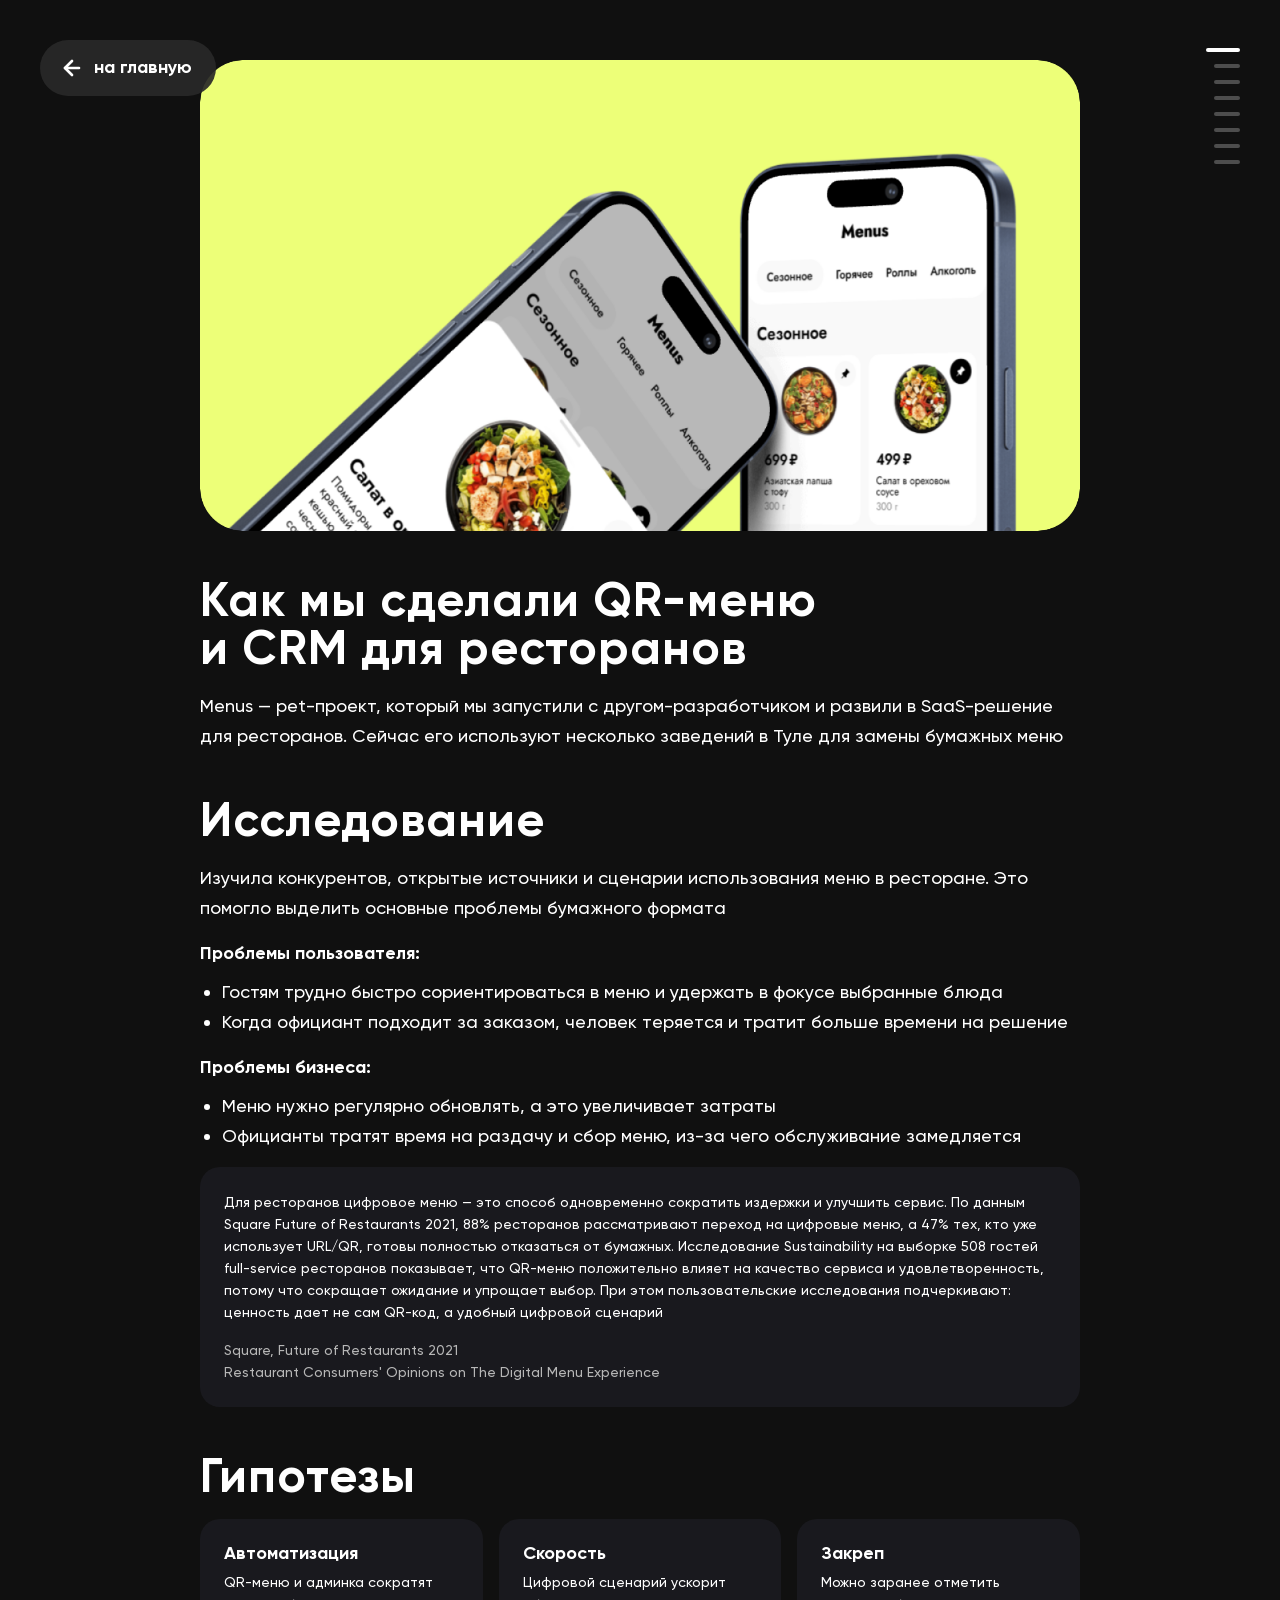
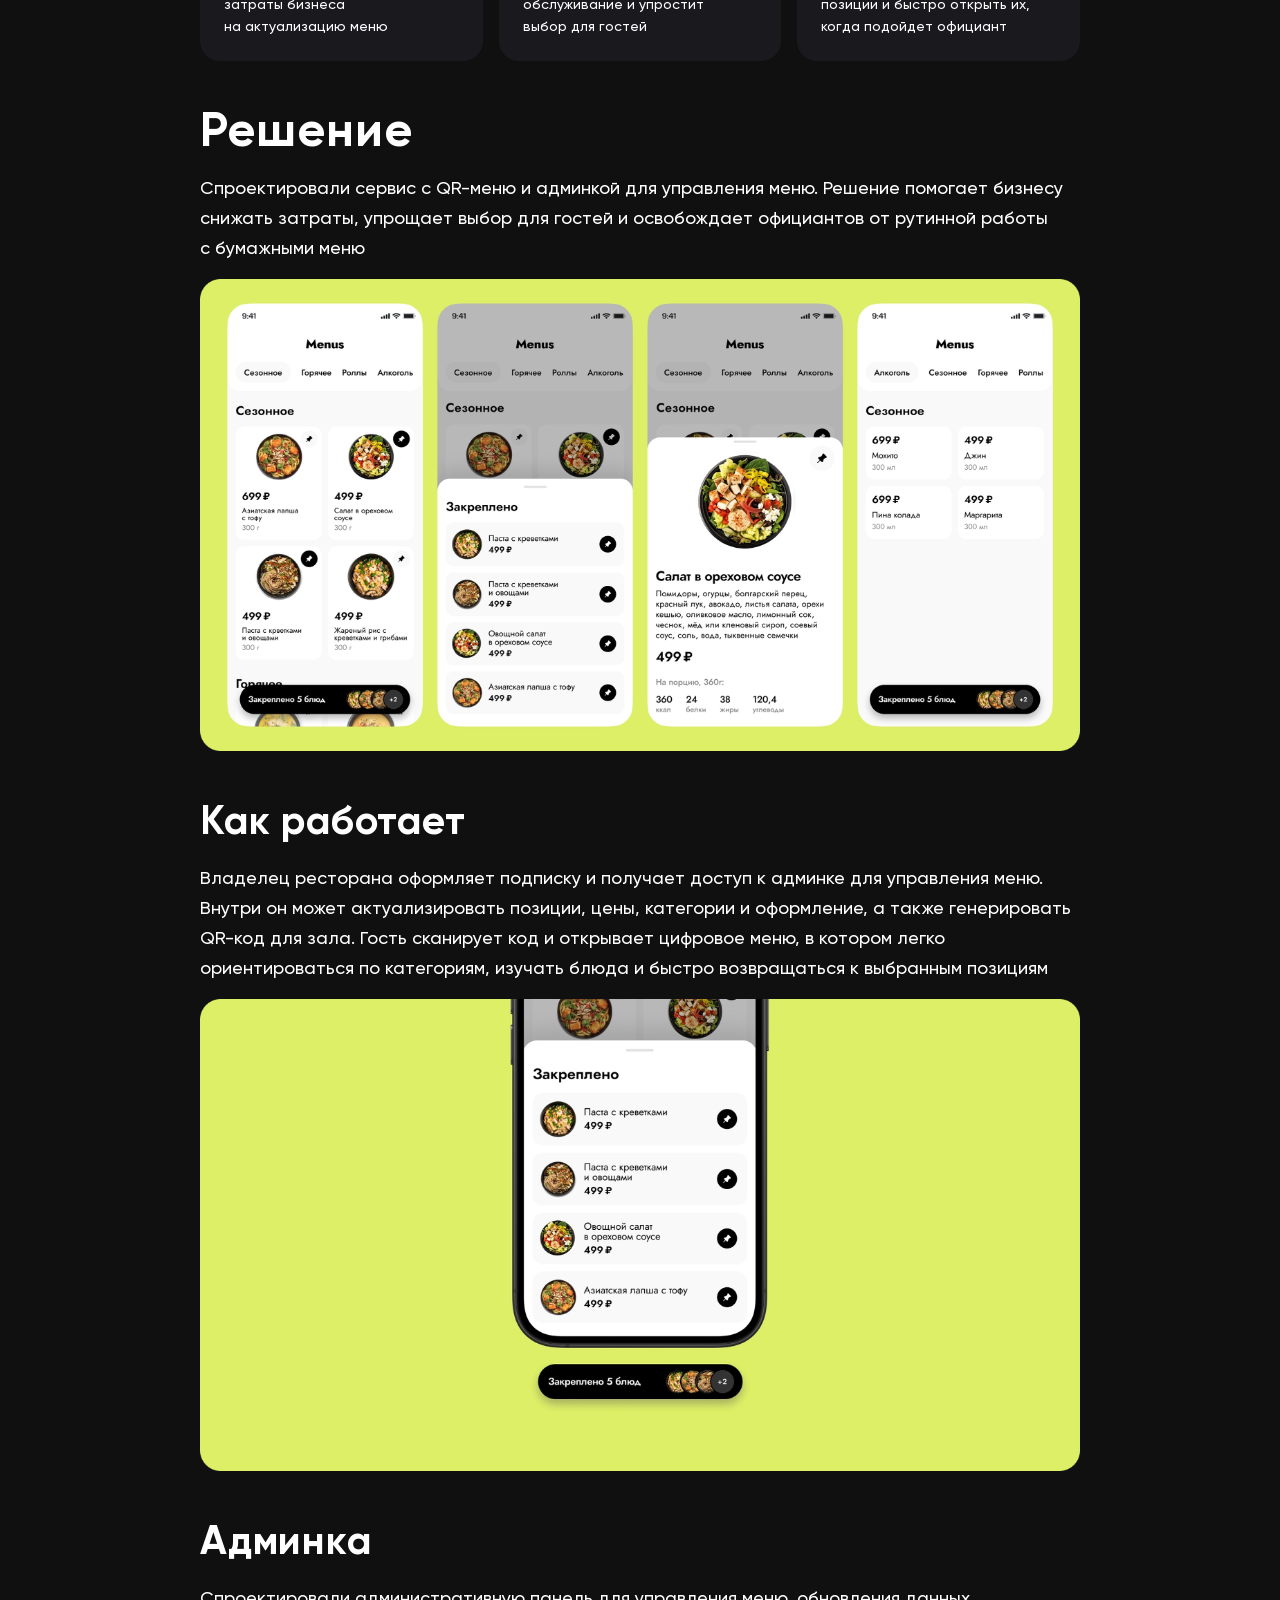
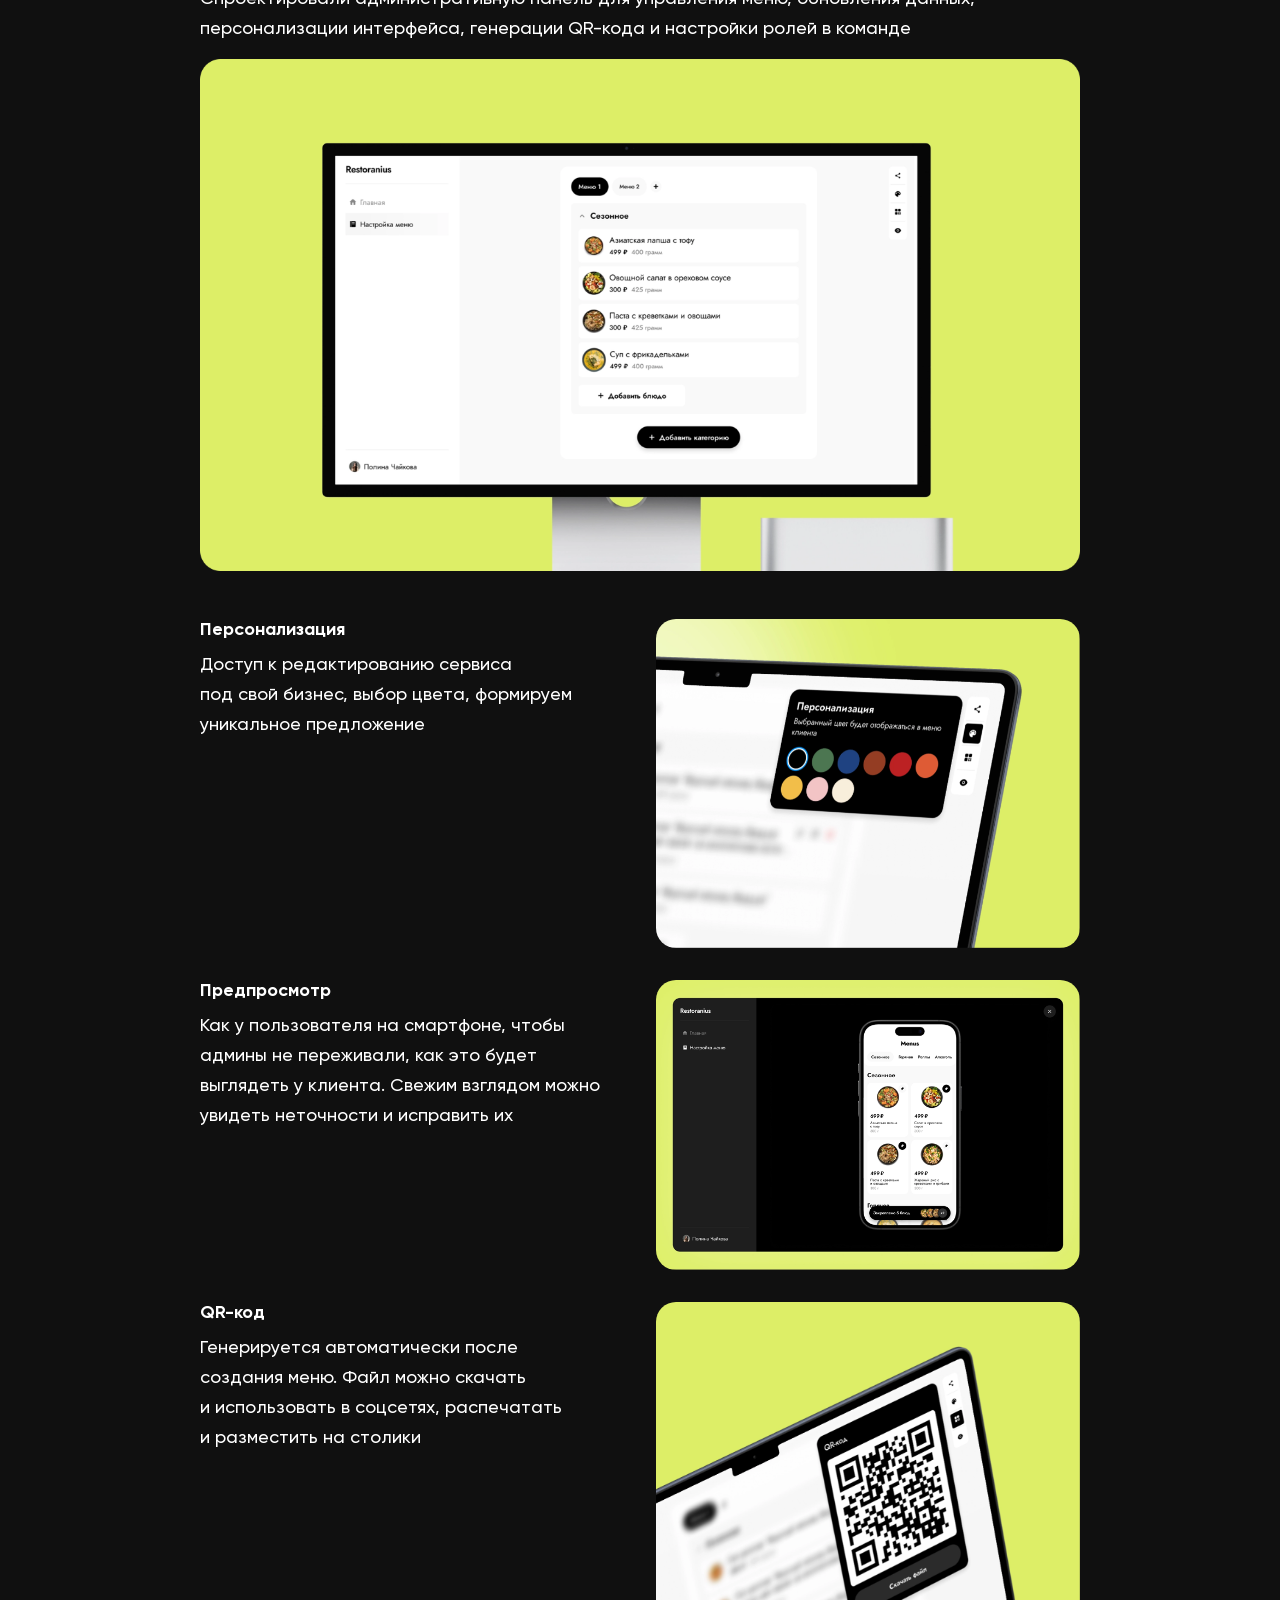
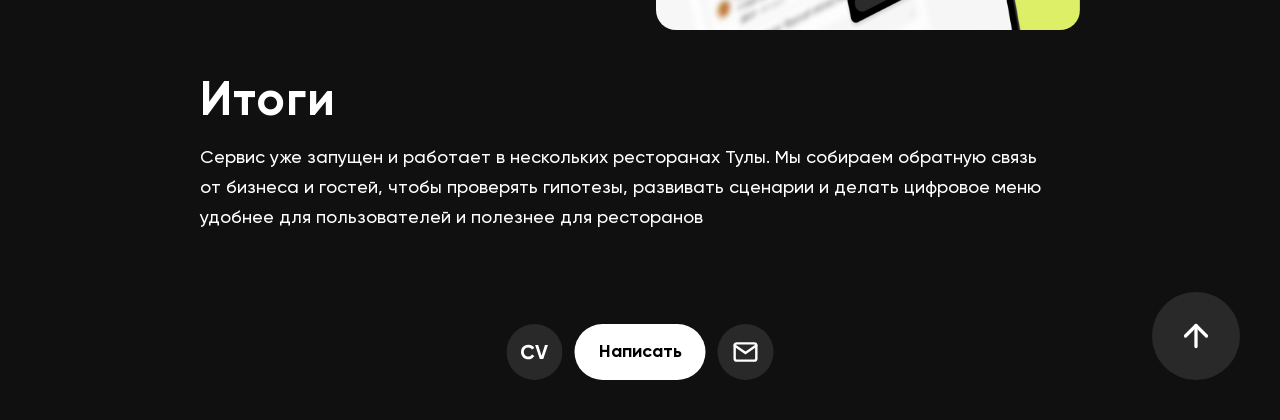
<file: menus-case.html>
<!doctype html>
<html lang="ru">
  <head>
    <meta charset="UTF-8" />
    <meta name="viewport" content="width=device-width, initial-scale=1.0" />
    <title>Menus Case — Polina Podkopaeva</title>
    <meta
      name="description"
      content="Кейс Polina Podkopaeva про запуск QR-меню и CRM-сервиса Menus для ресторанов."
    />
    <link rel="stylesheet" href="./styles.css?v=20260512-mobile-redo4" />
  </head>
  <body class="case-body menus-case-body">
    <nav class="case-toc" aria-label="Оглавление кейса">
      <div class="case-toc-panel">
        <button class="case-toc-item" type="button" data-case-section-target="case-intro">
          О&nbsp;проекте
        </button>
        <button class="case-toc-item" type="button" data-case-section-target="case-research">
          Исследование
        </button>
        <button class="case-toc-item" type="button" data-case-section-target="case-hypotheses">
          Гипотезы
        </button>
        <button class="case-toc-item" type="button" data-case-section-target="case-solution">
          Решение
        </button>
        <button class="case-toc-item" type="button" data-case-section-target="case-flow">
          Как&nbsp;работает
        </button>
        <button class="case-toc-item" type="button" data-case-section-target="case-admin">
          Админка
        </button>
        <button class="case-toc-item" type="button" data-case-section-target="case-results">
          Итоги
        </button>
      </div>

      <button class="case-toc-trigger" type="button" aria-label="Открыть оглавление">
        <span class="case-toc-line"></span>
        <span class="case-toc-line"></span>
        <span class="case-toc-line"></span>
        <span class="case-toc-line"></span>
        <span class="case-toc-line"></span>
        <span class="case-toc-line"></span>
        <span class="case-toc-line"></span>
        <span class="case-toc-line"></span>
      </button>
    </nav>

    <main class="case-page menus-case-page">
      <section class="case-scale" data-case-scale-root>
        <div class="case-frame">
          <header class="case-header">
            <div class="case-header-bar">
              <a class="case-back-button" href="./index.html">
                <svg width="28" height="28" viewBox="0 0 18 18" fill="none" aria-hidden="true">
                  <path
                    d="M14.25 9H3.75"
                    stroke="white"
                    stroke-width="2"
                    stroke-linecap="round"
                    stroke-linejoin="round"
                  />
                  <path
                    d="M9 14.25L3.75 9L9 3.75"
                    stroke="white"
                    stroke-width="2"
                    stroke-linecap="round"
                    stroke-linejoin="round"
                  />
                </svg>
                <span>на&nbsp;главную</span>
              </a>
            </div>
          </header>

          <div class="case-content">
            <section class="case-media case-media-cover" aria-label="Главный экран кейса Menus">
              <img
                src="./assets/menus-case-cover.png"
                alt="Главный экран Menus с несколькими экранами QR-меню"
                width="2544"
                height="1362"
              />
            </section>

            <div class="case-copy-column case-copy-column-intro">
              <section class="case-lead case-section" id="case-intro" data-case-section>
                <h1 class="case-title">Как&nbsp;мы сделали QR-меню и&nbsp;CRM для&nbsp;ресторанов</h1>
                <p class="case-paragraph case-paragraph-lead">
                  Menus — pet-проект, который мы запустили с&nbsp;другом-разработчиком и&nbsp;развили в&nbsp;SaaS-решение для&nbsp;ресторанов. Сейчас его используют несколько заведений в&nbsp;Туле
                  для&nbsp;замены бумажных меню
                </p>
              </section>
            </div>

            <div class="case-copy-column">
              <section class="case-section" id="case-research" data-case-section>
                <h2 class="case-heading">Исследование</h2>
                <p class="case-paragraph">
                  Изучила конкурентов, открытые источники и&nbsp;сценарии использования меню в&nbsp;ресторане. Это помогло выделить основные проблемы бумажного формата
                </p>
                <div class="case-bullet-group">
                  <p class="case-bullet-title">Проблемы пользователя:</p>
                  <ul class="case-bullet-list">
                    <li>
                      Гостям трудно быстро сориентироваться в&nbsp;меню и&nbsp;удержать в&nbsp;фокусе выбранные
                      блюда
                    </li>
                    <li>
                      Когда официант подходит за&nbsp;заказом, человек теряется и&nbsp;тратит больше
                      времени на&nbsp;решение
                    </li>
                  </ul>
                </div>
                <div class="case-bullet-group">
                  <p class="case-bullet-title">Проблемы бизнеса:</p>
                  <ul class="case-bullet-list">
                    <li>Меню нужно регулярно обновлять, а&nbsp;это увеличивает затраты</li>
                    <li>Официанты тратят время на&nbsp;раздачу и&nbsp;сбор меню, из-за&nbsp;чего обслуживание замедляется</li>
                  </ul>
                </div>
                <div class="case-note">
                  <p class="case-note-copy">
                    Для&nbsp;ресторанов цифровое меню — это способ одновременно сократить издержки и&nbsp;улучшить сервис. По&nbsp;данным Square Future of Restaurants 2021, 88% ресторанов
                    рассматривают переход на&nbsp;цифровые меню, а&nbsp;47% тех, кто уже использует URL/QR,
                    готовы полностью отказаться от&nbsp;бумажных. Исследование Sustainability на&nbsp;выборке 508 гостей full-service ресторанов показывает, что&nbsp;QR-меню
                    положительно влияет на&nbsp;качество сервиса и&nbsp;удовлетворенность, потому что&nbsp;сокращает ожидание и&nbsp;упрощает выбор. При&nbsp;этом пользовательские исследования
                    подчеркивают: ценность дает не сам QR-код, а&nbsp;удобный цифровой сценарий
                  </p>
                  <p class="case-note-source">Square, Future of Restaurants 2021</p>
                  <p class="case-note-source">
                    Restaurant Consumers&apos; Opinions on The Digital Menu Experience
                  </p>
                </div>
              </section>

              <section class="case-section" id="case-hypotheses" data-case-section>
                <h2 class="case-heading">Гипотезы</h2>
                <div class="case-hypothesis-grid" aria-label="Гипотезы для Menus">
                  <article class="case-hypothesis-card">
                    <h3 class="case-hypothesis-title">Автоматизация</h3>
                    <p class="case-hypothesis-copy">
                      QR-меню и&nbsp;админка сократят затраты бизнеса на&nbsp;актуализацию меню
                    </p>
                  </article>
                  <article class="case-hypothesis-card">
                    <h3 class="case-hypothesis-title">Скорость</h3>
                    <p class="case-hypothesis-copy">
                      Цифровой сценарий ускорит обслуживание и&nbsp;упростит выбор для&nbsp;гостей
                    </p>
                  </article>
                  <article class="case-hypothesis-card">
                    <h3 class="case-hypothesis-title">Закреп</h3>
                    <p class="case-hypothesis-copy">
                      Можно заранее отметить позиции и&nbsp;быстро открыть их, когда подойдет официант
                    </p>
                  </article>
                </div>
              </section>

              <section
                class="case-section case-section-with-media"
                id="case-solution"
                data-case-section
              >
                <h2 class="case-heading">Решение</h2>
                <p class="case-paragraph">
                  Спроектировали сервис с&nbsp;QR-меню и&nbsp;админкой для&nbsp;управления меню. Решение
                  помогает бизнесу снижать затраты, упрощает выбор для&nbsp;гостей и&nbsp;освобождает
                  официантов от&nbsp;рутинной работы с&nbsp;бумажными меню
                </p>
                <div class="case-media case-section-media" aria-label="Концепт Menus и ключевые сценарии">
                  <img
                    src="./assets/menus-case-solution.png"
                    alt="Несколько экранов Menus с категориями, закрепом и карточкой блюда"
                    width="2544"
                    height="1365"
                  />
                </div>
              </section>

              <section class="case-section case-section-with-media" id="case-flow" data-case-section>
                <h2 class="case-subheading">Как&nbsp;работает</h2>
                <p class="case-paragraph">
                  Владелец ресторана оформляет подписку и&nbsp;получает доступ к&nbsp;админке для&nbsp;управления меню. Внутри он может актуализировать позиции, цены, категории и&nbsp;оформление, а&nbsp;также генерировать QR-код для&nbsp;зала. Гость сканирует код и&nbsp;открывает цифровое меню, в&nbsp;котором легко ориентироваться по&nbsp;категориям,
                  изучать блюда и&nbsp;быстро возвращаться к&nbsp;выбранным позициям
                </p>
                <div class="case-media case-section-media" aria-label="Пользовательский сценарий Menus">
                  <img
                    src="./assets/menus-case-flow.png"
                    alt="Экран QR-меню Menus с закрепленными блюдами"
                    width="2544"
                    height="1365"
                  />
                </div>
              </section>

              <section
                class="case-section case-section-with-media"
                id="case-admin"
                data-case-section
              >
                <h2 class="case-subheading">Админка</h2>
                <p class="case-paragraph">
                  Спроектировали административную панель для&nbsp;управления меню, обновления данных,
                  персонализации интерфейса, генерации QR-кода и&nbsp;настройки ролей в&nbsp;команде
                </p>
                <div class="case-media case-section-media" aria-label="Административная панель Menus">
                  <img
                    src="./assets/menus-case-admin.png"
                    alt="Админка Menus на десктопе с редактированием категорий и блюд"
                    width="2544"
                    height="1479"
                  />
                </div>
                <div class="case-feature-stack" aria-label="Ключевые фичи Menus">
                  <article class="case-feature-row">
                    <div class="case-feature-copy">
                      <h3 class="case-feature-title">Персонализация</h3>
                      <p class="case-paragraph">
                        Доступ к&nbsp;редактированию сервиса под&nbsp;свой бизнес, выбор цвета, формируем
                        уникальное предложение
                      </p>
                    </div>
                    <div class="case-media case-feature-media" aria-label="Персонализация Menus">
                      <img
                        src="./assets/menus-case-feature-personalization.png"
                        alt="Панель персонализации Menus с выбором цвета интерфейса"
                        width="1551"
                        height="1202"
                      />
                    </div>
                  </article>

                  <article class="case-feature-row">
                    <div class="case-feature-copy">
                      <h3 class="case-feature-title">Предпросмотр</h3>
                      <p class="case-paragraph">
                        Как&nbsp;у&nbsp;пользователя на&nbsp;смартфоне, чтобы админы не переживали, как&nbsp;это будет
                        выглядеть у&nbsp;клиента. Свежим взглядом можно увидеть неточности и&nbsp;исправить
                        их
                      </p>
                    </div>
                    <div class="case-media case-feature-media" aria-label="Предпросмотр Menus">
                      <img
                        src="./assets/menus-case-feature-preview.png"
                        alt="Предпросмотр Menus на смартфоне внутри административной панели"
                        width="1551"
                        height="1061"
                      />
                    </div>
                  </article>

                  <article class="case-feature-row">
                    <div class="case-feature-copy">
                      <h3 class="case-feature-title">QR-код</h3>
                      <p class="case-paragraph">
                        Генерируется автоматически после создания меню. Файл можно скачать и&nbsp;использовать в&nbsp;соцсетях, распечатать и&nbsp;разместить на&nbsp;столики
                      </p>
                    </div>
                    <div class="case-media case-feature-media" aria-label="Генерация QR-кода в Menus">
                      <img
                        src="./assets/menus-case-feature-qr.png"
                        alt="Экран Menus с автоматически сгенерированным QR-кодом"
                        width="1152"
                        height="891"
                      />
                    </div>
                  </article>
                </div>
              </section>
            </div>

            <div class="case-copy-column case-copy-column-tail">
              <section class="case-section" id="case-results" data-case-section>
                <h2 class="case-heading">Итоги</h2>
                <p class="case-paragraph">
                  Сервис уже запущен и&nbsp;работает в&nbsp;нескольких ресторанах Тулы. Мы собираем
                  обратную связь от&nbsp;бизнеса и&nbsp;гостей, чтобы проверять гипотезы, развивать
                  сценарии и&nbsp;делать цифровое меню удобнее для&nbsp;пользователей и&nbsp;полезнее для&nbsp;ресторанов
                </p>
              </section>
            </div>
          </div>

          <footer class="case-footer">
            <button
              class="scroll-top-button case-scroll-top-button case-scroll-top-button-footer"
              type="button"
              aria-label="Вернуться в начало"
              data-scroll-top
            >
              <svg width="36" height="36" viewBox="0 0 22 22" fill="none" aria-hidden="true">
                <path
                  d="M11 17.4167V4.58337"
                  stroke="white"
                  stroke-width="2"
                  stroke-linecap="round"
                  stroke-linejoin="round"
                />
                <path
                  d="M4.58325 11L11 4.58337L17.4166 11"
                  stroke="white"
                  stroke-width="2"
                  stroke-linecap="round"
                  stroke-linejoin="round"
                />
              </svg>
            </button>

            <div class="case-footer-actions contact-actions" aria-label="Контакты">
              <a class="frame-button frame-button-dark frame-button-small" href="https://tula.hh.ru/resume/7322a8bdff0c897cd50039ed1f71394b70786d" target="_blank" rel="noreferrer" aria-label="CV">
                <svg width="56" height="56" viewBox="0 0 56 56" fill="none" aria-hidden="true">
                  <rect width="56" height="56" rx="28" fill="#292929" />
                  <path
                    d="M36.7484 35H33.3284L28.6284 21H31.6284L35.0484 31.76L38.4484 21H41.4684L36.7484 35Z"
                    fill="white"
                  />
                  <path
                    d="M21.8115 35.28C19.7182 35.28 17.9782 34.58 16.5915 33.18C15.2182 31.7933 14.5315 30.0666 14.5315 28C14.5315 25.92 15.2182 24.1933 16.5915 22.82C17.9782 21.42 19.7182 20.72 21.8115 20.72C23.0782 20.72 24.2448 21.02 25.3115 21.62C26.3915 22.2066 27.2315 23.0066 27.8315 24.02L25.4515 25.4C25.1048 24.7733 24.6115 24.2866 23.9715 23.94C23.3315 23.58 22.6115 23.4 21.8115 23.4C20.4515 23.4 19.3515 23.8266 18.5115 24.68C17.6848 25.5466 17.2715 26.6533 17.2715 28C17.2715 29.3333 17.6848 30.4333 18.5115 31.3C19.3515 32.1533 20.4515 32.58 21.8115 32.58C22.6115 32.58 23.3315 32.4066 23.9715 32.06C24.6248 31.7 25.1182 31.2133 25.4515 30.6L27.8315 31.98C27.2315 32.9933 26.3915 33.8 25.3115 34.4C24.2448 34.9866 23.0782 35.28 21.8115 35.28Z"
                    fill="white"
                  />
                </svg>
              </a>
              <a class="frame-button frame-button-light" href="https://t.me/secretpolly" target="_blank" rel="noreferrer">Написать</a>
              <a class="frame-button frame-button-dark frame-button-icon" href="mailto:chaikoffapolly@gmail.com" aria-label="Почта">
                <svg width="26" height="26" viewBox="0 0 26 26" fill="none" aria-hidden="true">
                  <path
                    d="M4.33341 4.33337H21.6667C22.8584 4.33337 23.8334 5.30837 23.8334 6.50004V19.5C23.8334 20.6917 22.8584 21.6667 21.6667 21.6667H4.33341C3.14175 21.6667 2.16675 20.6917 2.16675 19.5V6.50004C2.16675 5.30837 3.14175 4.33337 4.33341 4.33337Z"
                    stroke="white"
                    stroke-width="2.4"
                    stroke-linecap="round"
                    stroke-linejoin="round"
                  />
                  <path
                    d="M23.8334 6.5L13.0001 14.0833L2.16675 6.5"
                    stroke="white"
                    stroke-width="2.4"
                    stroke-linecap="round"
                    stroke-linejoin="round"
                  />
                </svg>
              </a>
            </div>
          </footer>
        </div>
      </section>
    </main>

    <script src="./script.js?v=20260512-mobile-redo4"></script>
  </body>
</html>
</file>
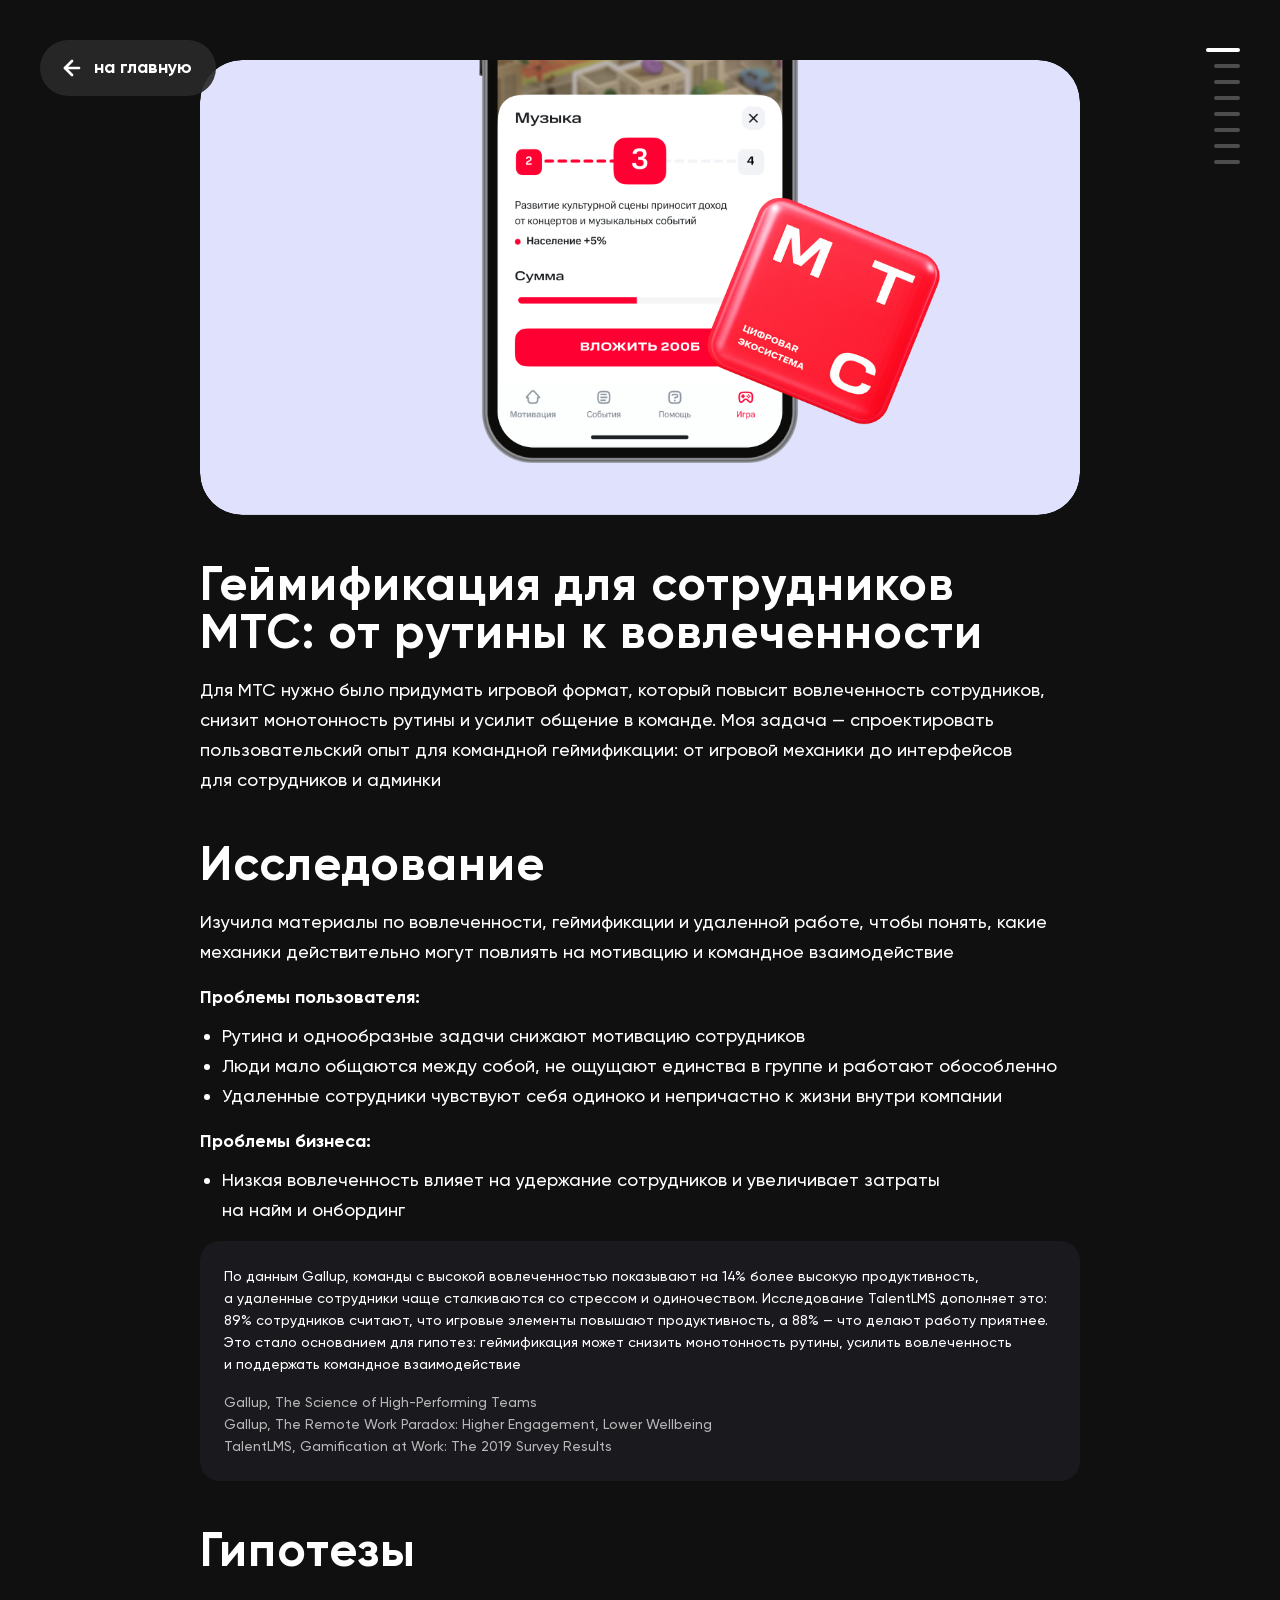
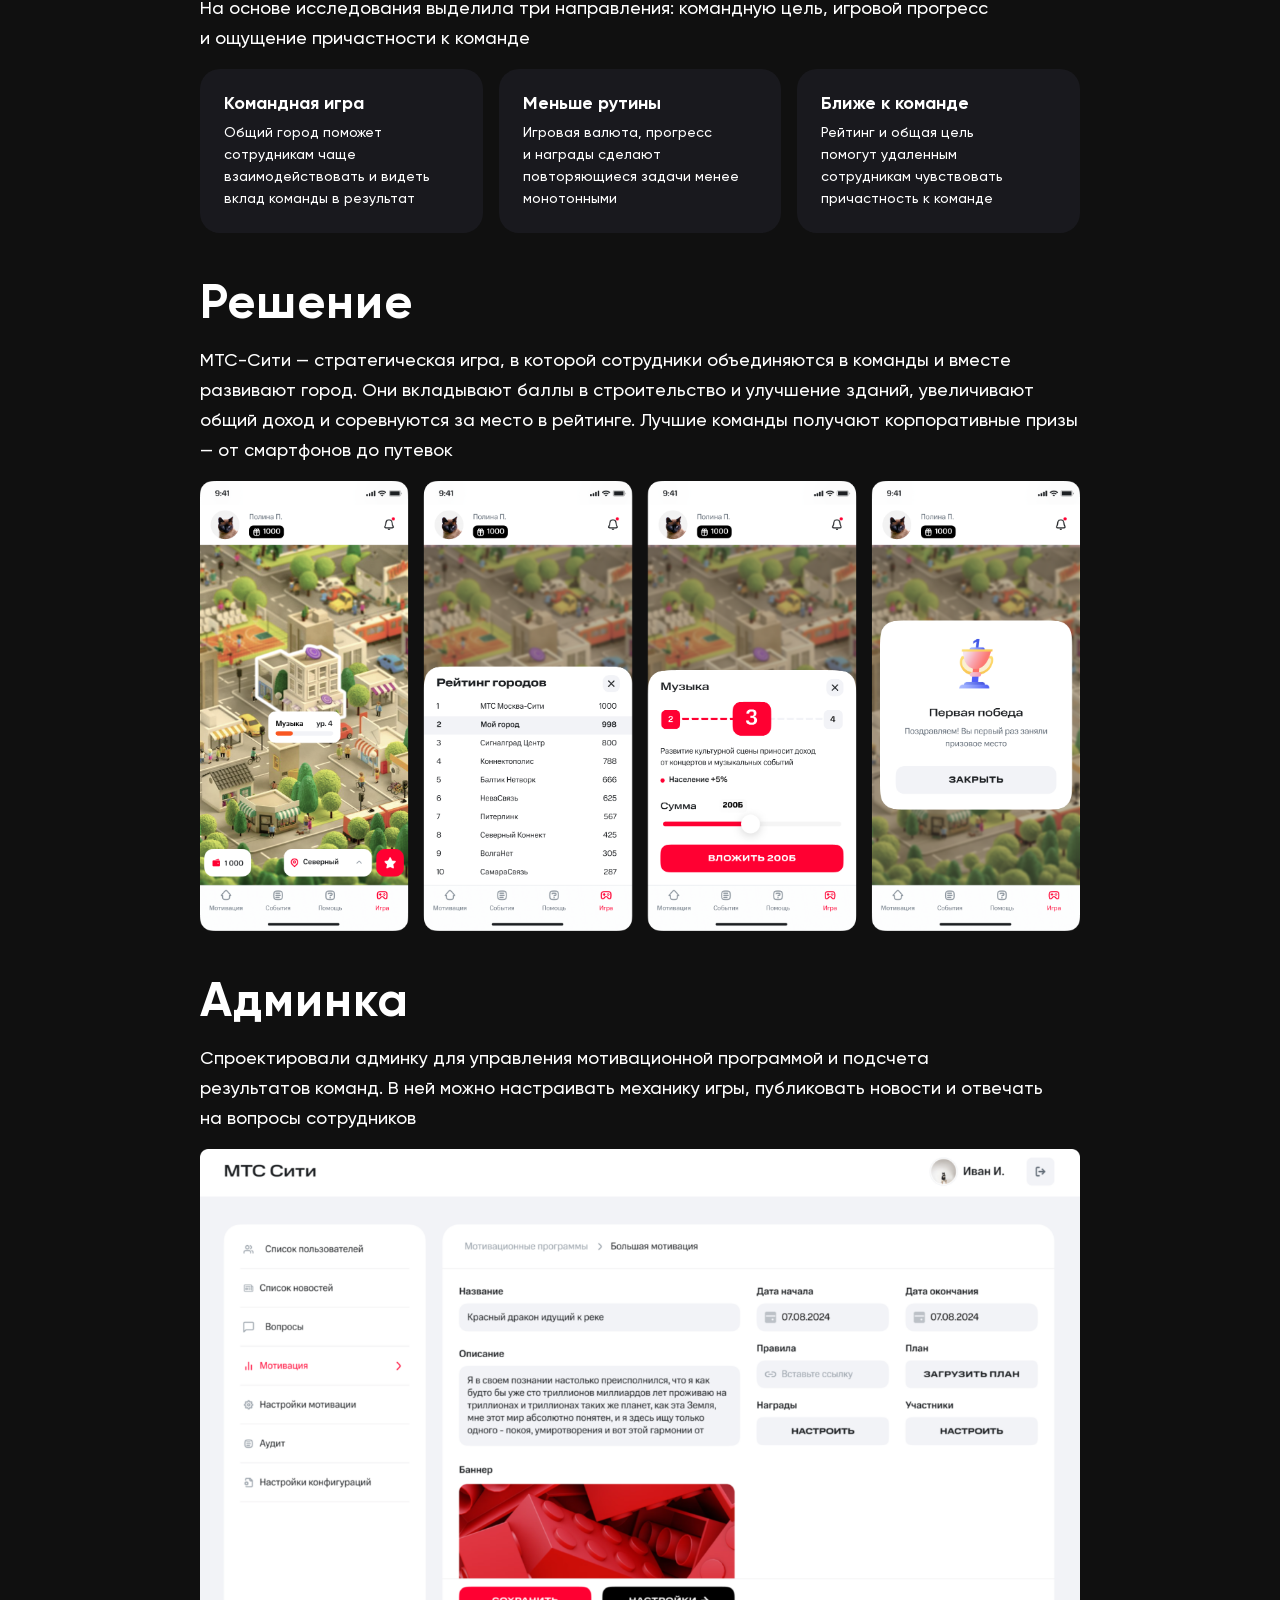
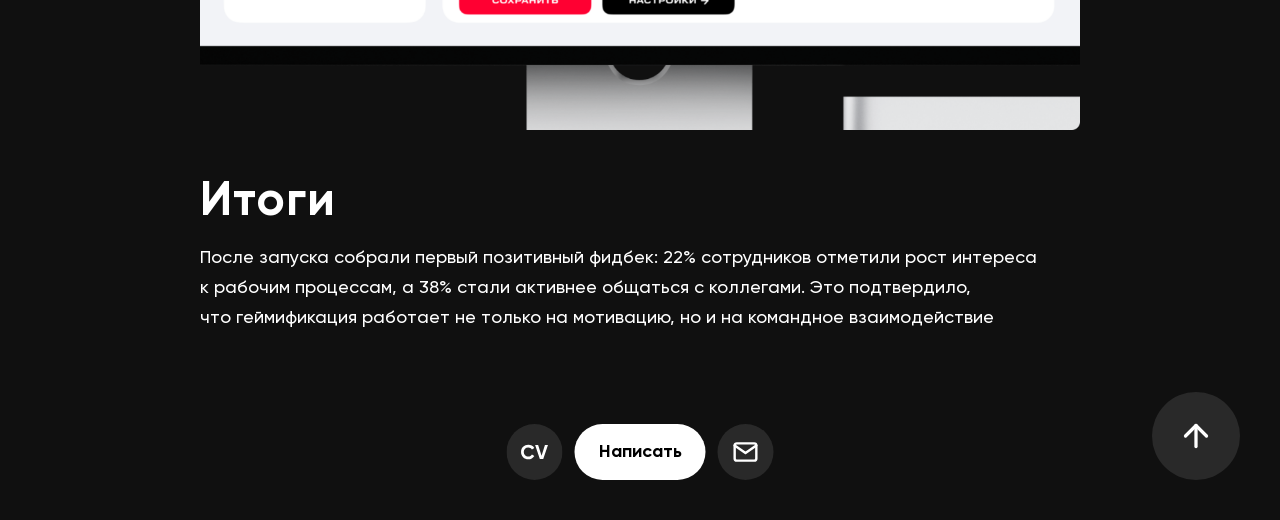
<file: mts-case.html>
<!doctype html>
<html lang="ru">
  <head>
    <meta charset="UTF-8" />
    <meta name="viewport" content="width=device-width, initial-scale=1.0" />
    <title>MTS Case — Polina Podkopaeva</title>
    <meta
      name="description"
      content="Кейс Polina Podkopaeva про геймификацию для сотрудников МТС и административный контур управления программой."
    />
    <link rel="stylesheet" href="./styles.css?v=20260512-mobile-redo4" />
  </head>
  <body class="case-body mts-case-body">
    <nav class="case-toc" aria-label="Оглавление кейса">
      <div class="case-toc-panel">
        <button class="case-toc-item" type="button" data-case-section-target="case-intro">
          О&nbsp;проекте
        </button>
        <button class="case-toc-item" type="button" data-case-section-target="case-research">
          Исследование
        </button>
        <button class="case-toc-item" type="button" data-case-section-target="case-hypotheses">
          Гипотезы
        </button>
        <button class="case-toc-item" type="button" data-case-section-target="case-solution">
          Решение
        </button>
        <button class="case-toc-item" type="button" data-case-section-target="case-admin">
          Админка
        </button>
        <button class="case-toc-item" type="button" data-case-section-target="case-results">
          Итоги
        </button>
      </div>

      <button class="case-toc-trigger" type="button" aria-label="Открыть оглавление">
        <span class="case-toc-line"></span>
        <span class="case-toc-line"></span>
        <span class="case-toc-line"></span>
        <span class="case-toc-line"></span>
        <span class="case-toc-line"></span>
        <span class="case-toc-line"></span>
        <span class="case-toc-line"></span>
        <span class="case-toc-line"></span>
      </button>
    </nav>

    <main class="case-page mts-case-page">
      <section class="case-scale" data-case-scale-root>
        <div class="case-frame">
          <header class="case-header">
            <div class="case-header-bar">
              <a class="case-back-button" href="./index.html">
                <svg width="28" height="28" viewBox="0 0 18 18" fill="none" aria-hidden="true">
                  <path
                    d="M14.25 9H3.75"
                    stroke="white"
                    stroke-width="2"
                    stroke-linecap="round"
                    stroke-linejoin="round"
                  />
                  <path
                    d="M9 14.25L3.75 9L9 3.75"
                    stroke="white"
                    stroke-width="2"
                    stroke-linecap="round"
                    stroke-linejoin="round"
                  />
                </svg>
                <span>на&nbsp;главную</span>
              </a>
            </div>
          </header>

          <div class="case-content">
            <section class="case-media case-media-cover" aria-label="Главный экран кейса МТС">
              <img
                src="./assets/mts-case-cover.png"
                alt="Игровой экран МТС-Сити с карточкой задания и игровой валютой"
                width="2544"
                height="1314"
              />
            </section>

            <div class="case-copy-column case-copy-column-intro">
              <section class="case-lead case-section" id="case-intro" data-case-section>
                <h1 class="case-title">Геймификация для&nbsp;сотрудников МТС: от&nbsp;рутины к&nbsp;вовлеченности</h1>
                <p class="case-paragraph case-paragraph-lead">
                  Для&nbsp;МТС нужно было придумать игровой формат, который повысит вовлеченность
                  сотрудников, снизит монотонность рутины и&nbsp;усилит общение в&nbsp;команде. Моя задача
                  — спроектировать пользовательский опыт для&nbsp;командной геймификации: от&nbsp;игровой
                  механики до&nbsp;интерфейсов для&nbsp;сотрудников и&nbsp;админки
                </p>
              </section>
            </div>

            <div class="case-copy-column">
              <section class="case-section" id="case-research" data-case-section>
                <h2 class="case-heading">Исследование</h2>
                <p class="case-paragraph">
                  Изучила материалы по&nbsp;вовлеченности, геймификации и&nbsp;удаленной работе, чтобы
                  понять, какие механики действительно могут повлиять на&nbsp;мотивацию и&nbsp;командное
                  взаимодействие
                </p>
                <div class="case-bullet-group">
                  <p class="case-bullet-title">Проблемы пользователя:</p>
                  <ul class="case-bullet-list">
                    <li>Рутина и&nbsp;однообразные задачи снижают мотивацию сотрудников</li>
                    <li>
                      Люди мало общаются между собой, не ощущают единства в&nbsp;группе и&nbsp;работают
                      обособленно
                    </li>
                    <li>
                      Удаленные сотрудники чувствуют себя одиноко и&nbsp;непричастно к&nbsp;жизни внутри
                      компании
                    </li>
                  </ul>
                </div>
                <div class="case-bullet-group">
                  <p class="case-bullet-title">Проблемы бизнеса:</p>
                  <ul class="case-bullet-list">
                    <li>
                      Низкая вовлеченность влияет на&nbsp;удержание сотрудников и&nbsp;увеличивает
                      затраты на&nbsp;найм и&nbsp;онбординг
                    </li>
                  </ul>
                </div>
                <div class="case-note">
                  <p class="case-note-copy">
                    По&nbsp;данным Gallup, команды с&nbsp;высокой вовлеченностью показывают на&nbsp;14% более
                    высокую продуктивность, а&nbsp;удаленные сотрудники чаще сталкиваются со&nbsp;стрессом
                    и&nbsp;одиночеством. Исследование TalentLMS дополняет это: 89% сотрудников считают,
                    что&nbsp;игровые элементы повышают продуктивность, а&nbsp;88% — что&nbsp;делают работу
                    приятнее. Это стало основанием для&nbsp;гипотез: геймификация может снизить
                    монотонность рутины, усилить вовлеченность и&nbsp;поддержать командное
                    взаимодействие
                  </p>
                  <p class="case-note-source">Gallup, The Science of High-Performing Teams</p>
                  <p class="case-note-source">
                    Gallup, The Remote Work Paradox: Higher Engagement, Lower Wellbeing
                  </p>
                  <p class="case-note-source">
                    TalentLMS, Gamification at Work: The 2019 Survey Results
                  </p>
                </div>
              </section>

              <section class="case-section" id="case-hypotheses" data-case-section>
                <h2 class="case-heading">Гипотезы</h2>
                <p class="case-paragraph">
                  На&nbsp;основе исследования выделила три направления: командную цель,
                  игровой прогресс и&nbsp;ощущение причастности к&nbsp;команде
                </p>
                <div class="case-hypothesis-grid" aria-label="Гипотезы для МТС-Сити">
                  <article class="case-hypothesis-card">
                    <h3 class="case-hypothesis-title">Командная игра</h3>
                    <p class="case-hypothesis-copy">
                      Общий город поможет сотрудникам чаще взаимодействовать и&nbsp;видеть вклад
                      команды в&nbsp;результат
                    </p>
                  </article>
                  <article class="case-hypothesis-card">
                    <h3 class="case-hypothesis-title">Меньше рутины</h3>
                    <p class="case-hypothesis-copy">
                      Игровая валюта, прогресс и&nbsp;награды сделают повторяющиеся задачи
                      менее монотонными
                    </p>
                  </article>
                  <article class="case-hypothesis-card">
                    <h3 class="case-hypothesis-title">Ближе к&nbsp;команде</h3>
                    <p class="case-hypothesis-copy">
                      Рейтинг и&nbsp;общая цель помогут удаленным сотрудникам чувствовать
                      причастность к&nbsp;команде
                    </p>
                  </article>
                </div>
              </section>

              <section
                class="case-section case-section-with-media"
                id="case-solution"
                data-case-section
              >
                <h2 class="case-heading">Решение</h2>
                <p class="case-paragraph">
                  МТС-Сити — стратегическая игра, в&nbsp;которой сотрудники объединяются в&nbsp;команды и&nbsp;вместе развивают город. Они вкладывают баллы в&nbsp;строительство и&nbsp;улучшение
                  зданий, увеличивают общий доход и&nbsp;соревнуются за&nbsp;место в&nbsp;рейтинге. Лучшие
                  команды получают корпоративные призы — от&nbsp;смартфонов до&nbsp;путевок
                </p>
                <div class="case-media case-section-media" aria-label="Игровые экраны МТС-Сити">
                  <img
                    src="./assets/mts-case-admin.png"
                    alt="Несколько экранов МТС-Сити с картой, рейтингом, вложением баллов и наградой"
                    width="2544"
                    height="1303"
                  />
                </div>
              </section>

              <section
                class="case-section case-section-with-media"
                id="case-admin"
                data-case-section
              >
                <h2 class="case-heading">Админка</h2>
                <p class="case-paragraph">
                  Спроектировали админку для&nbsp;управления мотивационной программой и&nbsp;подсчета
                  результатов команд. В&nbsp;ней можно настраивать механику игры, публиковать новости
                  и&nbsp;отвечать на&nbsp;вопросы сотрудников
                </p>
                <div class="case-media case-section-media" aria-label="Административная панель МТС-Сити">
                  <img
                    src="./assets/mts-case-solution.png"
                    alt="Админка МТС-Сити с настройкой мотивационной программы и параметров игры"
                    width="2544"
                    height="1680"
                  />
                </div>
              </section>
            </div>

            <div class="case-copy-column case-copy-column-tail">
              <section class="case-section" id="case-results" data-case-section>
                <h2 class="case-heading">Итоги</h2>
                <p class="case-paragraph">
                  После запуска собрали первый позитивный фидбек: 22% сотрудников отметили рост
                  интереса к&nbsp;рабочим процессам, а&nbsp;38% стали активнее общаться с&nbsp;коллегами.
                  Это подтвердило, что&nbsp;геймификация работает не только на&nbsp;мотивацию,
                  но&nbsp;и&nbsp;на&nbsp;командное взаимодействие
                </p>
              </section>
            </div>
          </div>

          <footer class="case-footer">
            <button
              class="scroll-top-button case-scroll-top-button case-scroll-top-button-footer"
              type="button"
              aria-label="Вернуться в начало"
              data-scroll-top
            >
              <svg width="36" height="36" viewBox="0 0 22 22" fill="none" aria-hidden="true">
                <path
                  d="M11 17.4167V4.58337"
                  stroke="white"
                  stroke-width="2"
                  stroke-linecap="round"
                  stroke-linejoin="round"
                />
                <path
                  d="M4.58325 11L11 4.58337L17.4166 11"
                  stroke="white"
                  stroke-width="2"
                  stroke-linecap="round"
                  stroke-linejoin="round"
                />
              </svg>
            </button>

            <div class="case-footer-actions contact-actions" aria-label="Контакты">
              <a class="frame-button frame-button-dark frame-button-small" href="https://tula.hh.ru/resume/7322a8bdff0c897cd50039ed1f71394b70786d" target="_blank" rel="noreferrer" aria-label="CV">
                <svg width="56" height="56" viewBox="0 0 56 56" fill="none" aria-hidden="true">
                  <rect width="56" height="56" rx="28" fill="#292929" />
                  <path
                    d="M36.7484 35H33.3284L28.6284 21H31.6284L35.0484 31.76L38.4484 21H41.4684L36.7484 35Z"
                    fill="white"
                  />
                  <path
                    d="M21.8115 35.28C19.7182 35.28 17.9782 34.58 16.5915 33.18C15.2182 31.7933 14.5315 30.0666 14.5315 28C14.5315 25.92 15.2182 24.1933 16.5915 22.82C17.9782 21.42 19.7182 20.72 21.8115 20.72C23.0782 20.72 24.2448 21.02 25.3115 21.62C26.3915 22.2066 27.2315 23.0066 27.8315 24.02L25.4515 25.4C25.1048 24.7733 24.6115 24.2866 23.9715 23.94C23.3315 23.58 22.6115 23.4 21.8115 23.4C20.4515 23.4 19.3515 23.8266 18.5115 24.68C17.6848 25.5466 17.2715 26.6533 17.2715 28C17.2715 29.3333 17.6848 30.4333 18.5115 31.3C19.3515 32.1533 20.4515 32.58 21.8115 32.58C22.6115 32.58 23.3315 32.4066 23.9715 32.06C24.6248 31.7 25.1182 31.2133 25.4515 30.6L27.8315 31.98C27.2315 32.9933 26.3915 33.8 25.3115 34.4C24.2448 34.9866 23.0782 35.28 21.8115 35.28Z"
                    fill="white"
                  />
                </svg>
              </a>
              <a class="frame-button frame-button-light" href="https://t.me/secretpolly" target="_blank" rel="noreferrer">Написать</a>
              <a class="frame-button frame-button-dark frame-button-icon" href="mailto:chaikoffapolly@gmail.com" aria-label="Почта">
                <svg width="26" height="26" viewBox="0 0 26 26" fill="none" aria-hidden="true">
                  <path
                    d="M4.33341 4.33337H21.6667C22.8584 4.33337 23.8334 5.30837 23.8334 6.50004V19.5C23.8334 20.6917 22.8584 21.6667 21.6667 21.6667H4.33341C3.14175 21.6667 2.16675 20.6917 2.16675 19.5V6.50004C2.16675 5.30837 3.14175 4.33337 4.33341 4.33337Z"
                    stroke="white"
                    stroke-width="2.4"
                    stroke-linecap="round"
                    stroke-linejoin="round"
                  />
                  <path
                    d="M23.8334 6.5L13.0001 14.0833L2.16675 6.5"
                    stroke="white"
                    stroke-width="2.4"
                    stroke-linecap="round"
                    stroke-linejoin="round"
                  />
                </svg>
              </a>
            </div>
          </footer>
        </div>
      </section>
    </main>

    <script src="./script.js?v=20260512-mobile-redo4"></script>
  </body>
</html>
</file>
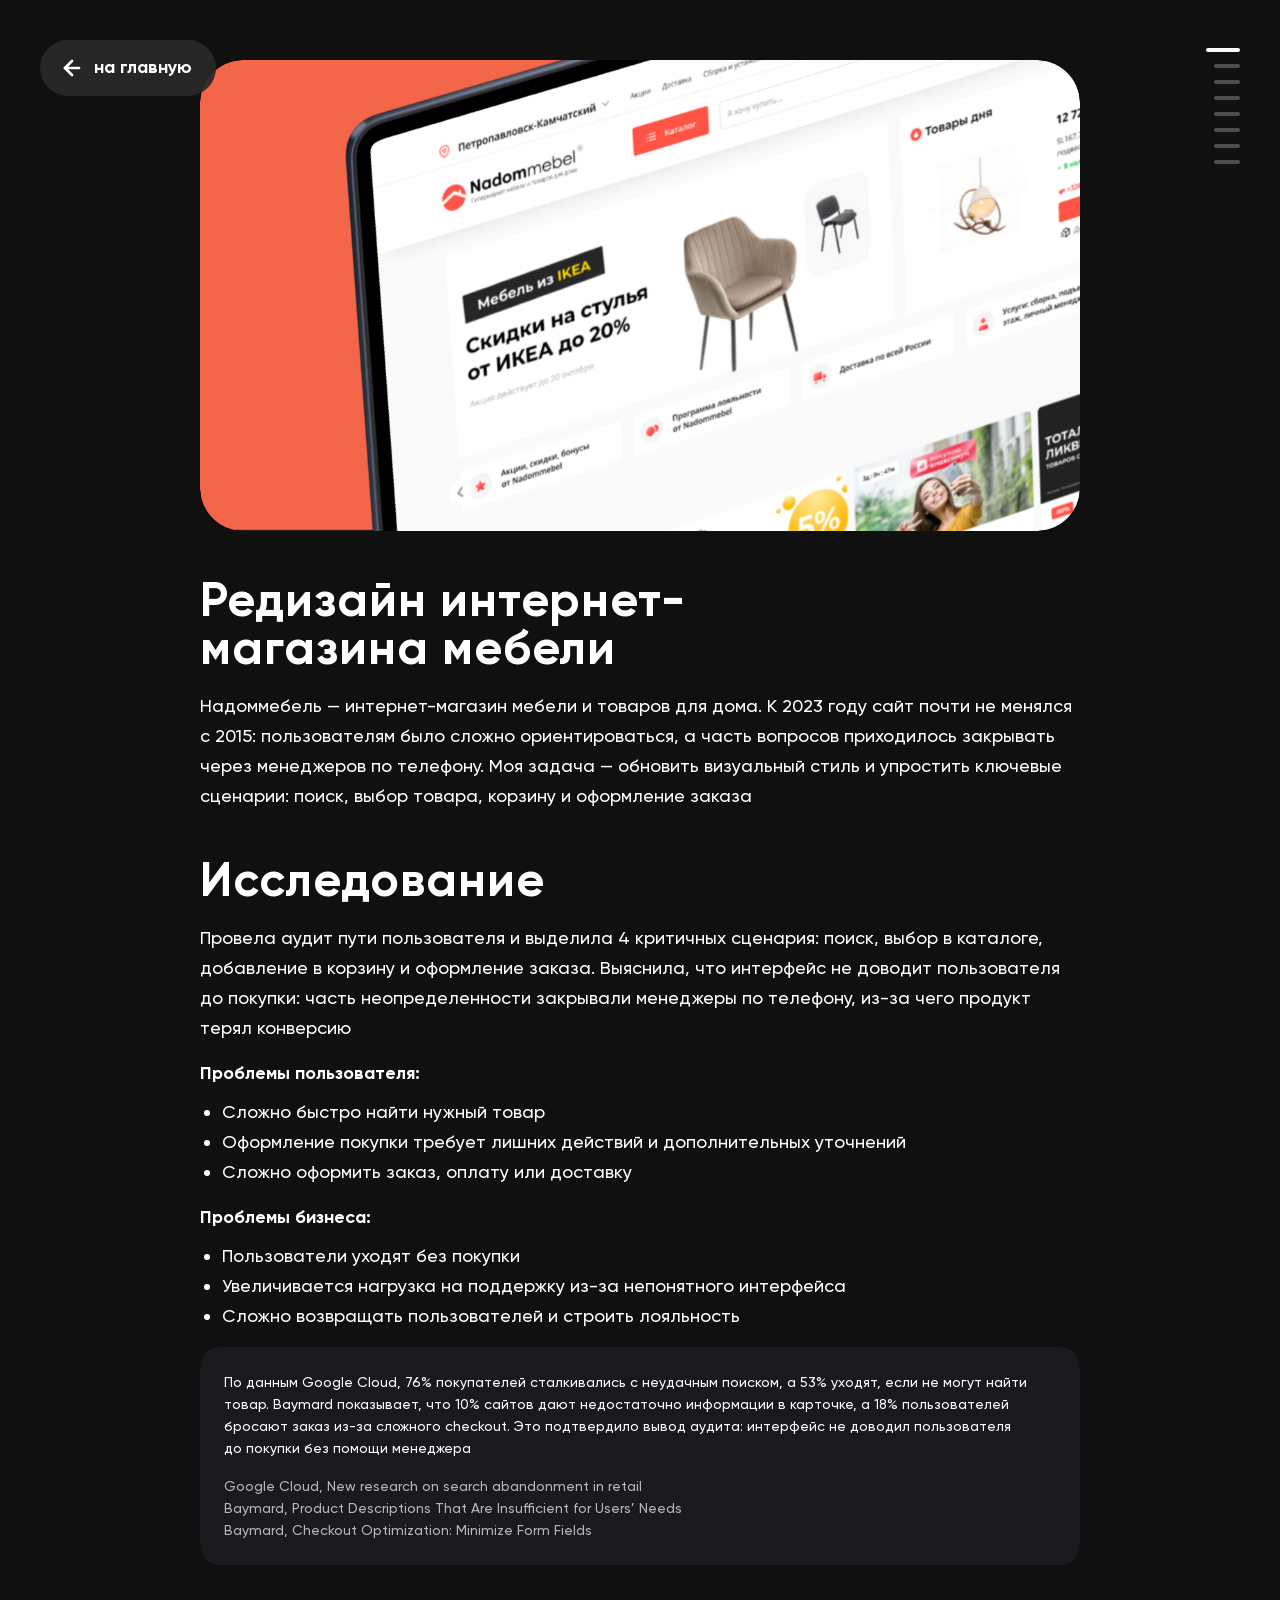
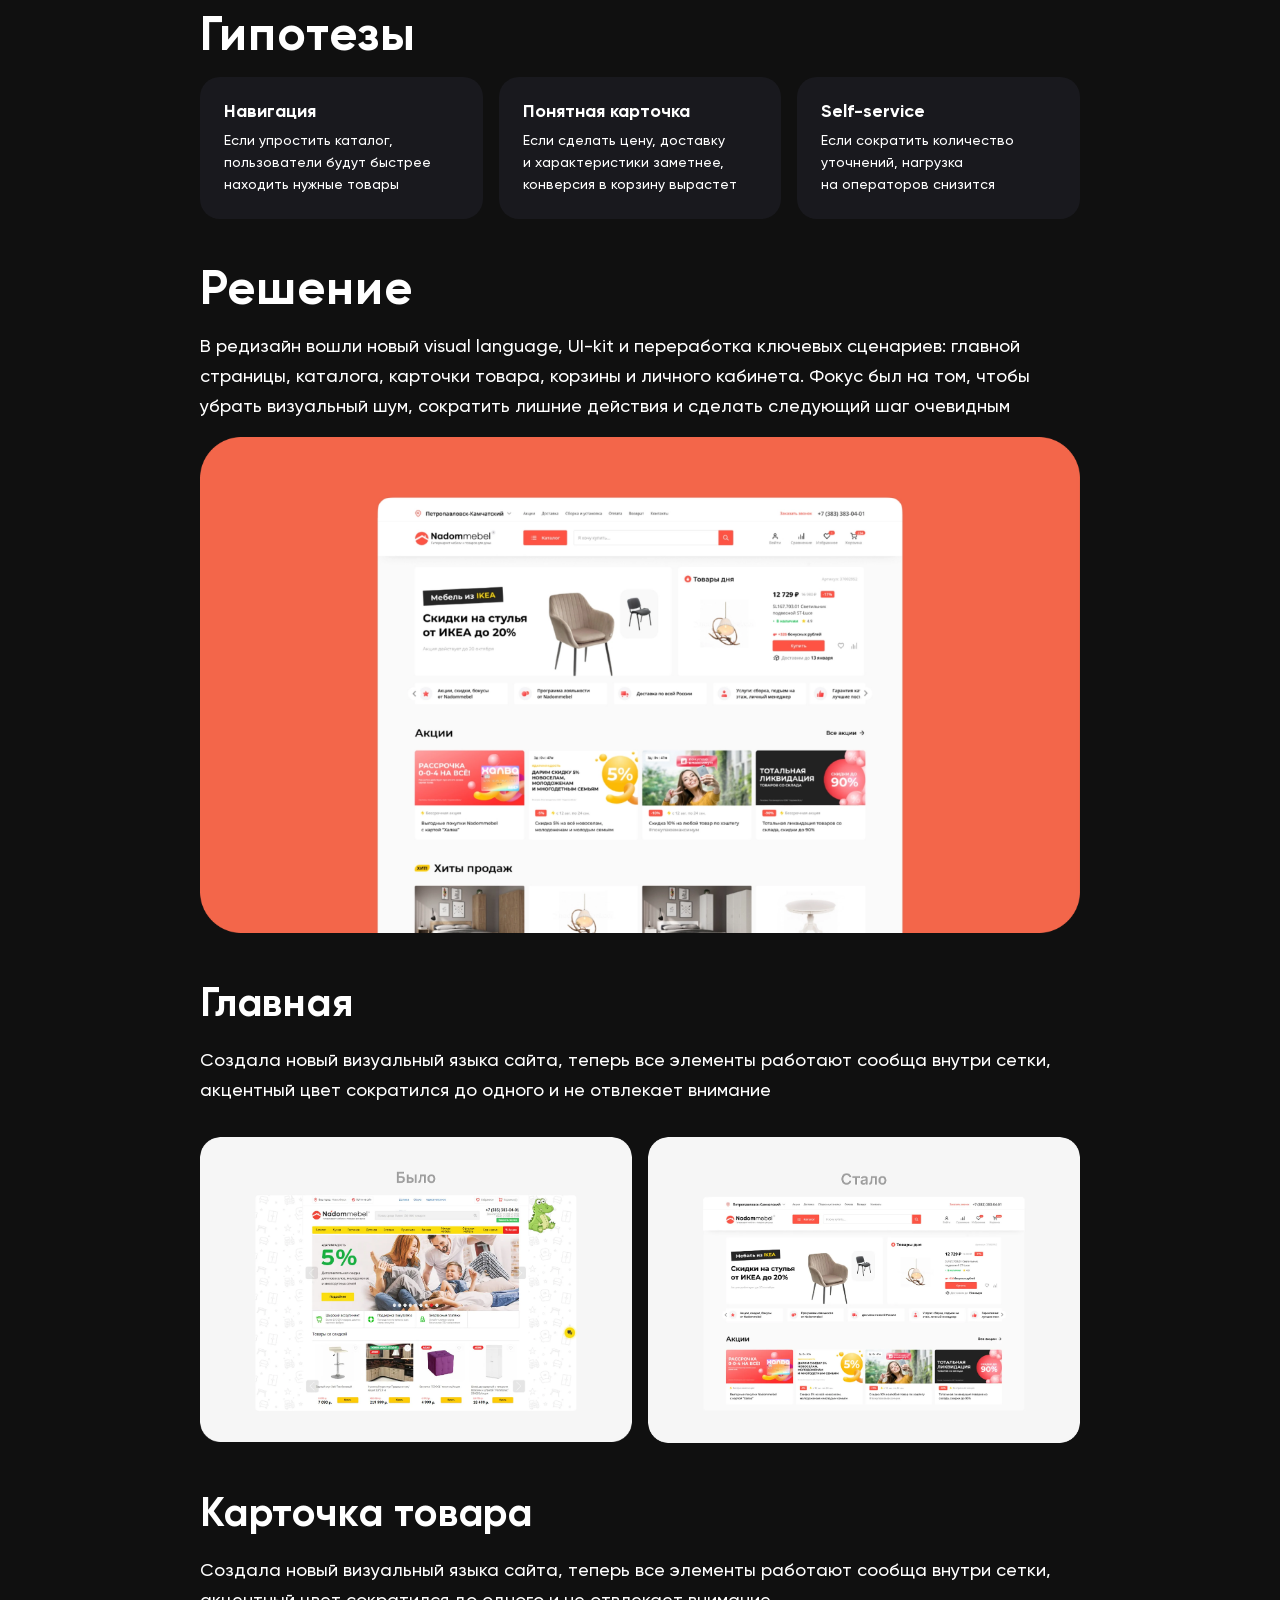
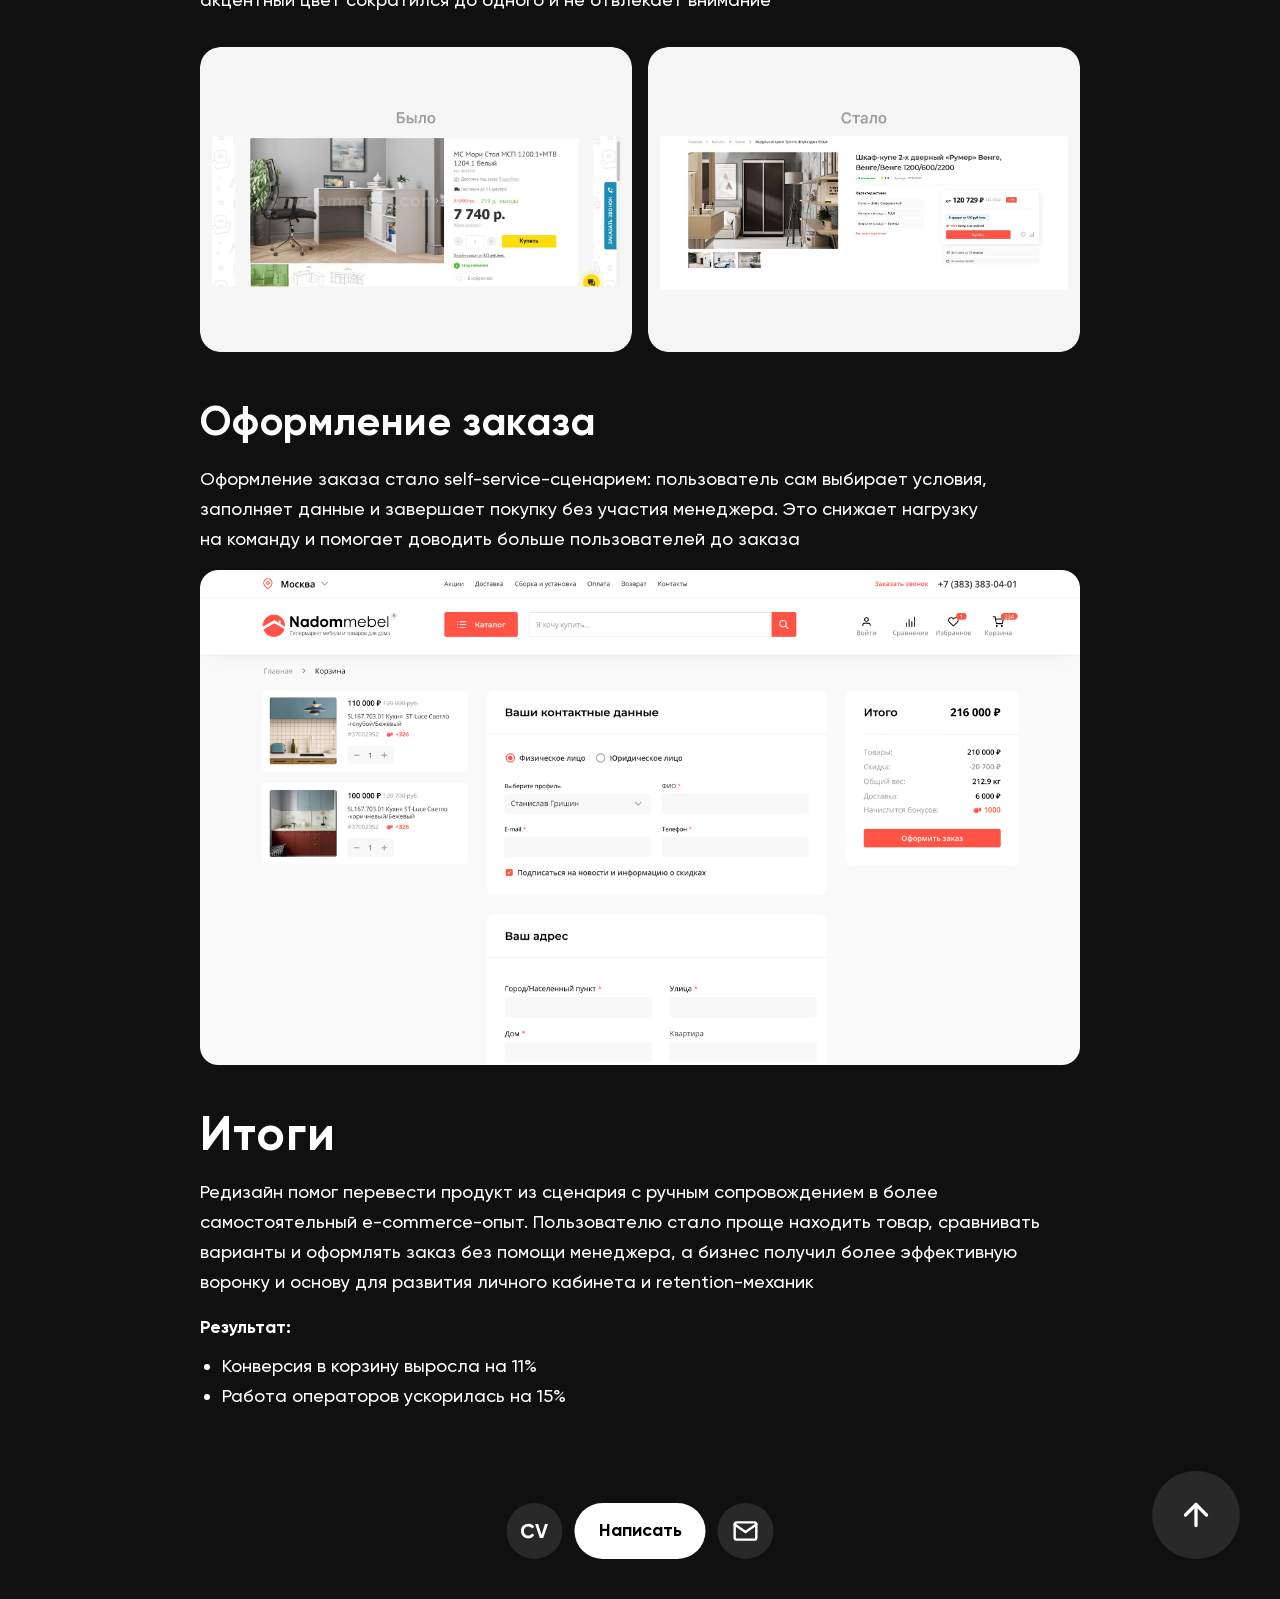
<file: nadommebel-case.html>
<!doctype html>
<html lang="ru">
  <head>
    <meta charset="UTF-8" />
    <meta name="viewport" content="width=device-width, initial-scale=1.0" />
    <title>Nadommebel Case — Polina Podkopaeva</title>
    <meta
      name="description"
      content="Кейс Polina Podkopaeva про редизайн интернет-магазина Надоммебель и упрощение ключевых e-commerce сценариев."
    />
    <link rel="stylesheet" href="./styles.css?v=20260512-mobile-redo4" />
  </head>
  <body class="case-body nadommebel-case-body">
    <nav class="case-toc" aria-label="Оглавление кейса">
      <div class="case-toc-panel">
        <button class="case-toc-item" type="button" data-case-section-target="case-intro">
          О&nbsp;проекте
        </button>
        <button class="case-toc-item" type="button" data-case-section-target="case-research">
          Исследование
        </button>
        <button class="case-toc-item" type="button" data-case-section-target="case-hypotheses">
          Гипотезы
        </button>
        <button class="case-toc-item" type="button" data-case-section-target="case-solution">
          Решение
        </button>
        <button class="case-toc-item" type="button" data-case-section-target="case-home">
          Главная
        </button>
        <button class="case-toc-item" type="button" data-case-section-target="case-product">
          Карточка товара
        </button>
        <button class="case-toc-item" type="button" data-case-section-target="case-checkout">
          Оформление заказа
        </button>
        <button class="case-toc-item" type="button" data-case-section-target="case-results">
          Итоги
        </button>
      </div>

      <button class="case-toc-trigger" type="button" aria-label="Открыть оглавление">
        <span class="case-toc-line"></span>
        <span class="case-toc-line"></span>
        <span class="case-toc-line"></span>
        <span class="case-toc-line"></span>
        <span class="case-toc-line"></span>
        <span class="case-toc-line"></span>
        <span class="case-toc-line"></span>
        <span class="case-toc-line"></span>
      </button>
    </nav>

    <main class="case-page nadommebel-case-page">
      <section class="case-scale" data-case-scale-root>
        <div class="case-frame">
          <header class="case-header">
            <div class="case-header-bar">
              <a class="case-back-button" href="./index.html">
                <svg width="28" height="28" viewBox="0 0 18 18" fill="none" aria-hidden="true">
                  <path
                    d="M14.25 9H3.75"
                    stroke="white"
                    stroke-width="2"
                    stroke-linecap="round"
                    stroke-linejoin="round"
                  />
                  <path
                    d="M9 14.25L3.75 9L9 3.75"
                    stroke="white"
                    stroke-width="2"
                    stroke-linecap="round"
                    stroke-linejoin="round"
                  />
                </svg>
                <span>на&nbsp;главную</span>
              </a>
            </div>
          </header>

          <div class="case-content">
            <section
              class="case-media case-media-cover"
              aria-label="Главный экран редизайна Надоммебель"
            >
              <img
                src="./assets/nadommebel-ndm2-cover.png"
                alt="Главный экран редизайна интернет-магазина Надоммебель"
                width="2544"
                height="1362"
              />
            </section>

            <div class="case-copy-column case-copy-column-intro">
              <section class="case-lead case-section" id="case-intro" data-case-section>
                <h1 class="case-title">Редизайн интернет-магазина мебели</h1>
                <p class="case-paragraph case-paragraph-lead">
                  Надоммебель — интернет-магазин мебели и&nbsp;товаров для&nbsp;дома. К&nbsp;2023 году сайт
                  почти не менялся с&nbsp;2015: пользователям было сложно ориентироваться, а&nbsp;часть
                  вопросов приходилось закрывать через&nbsp;менеджеров по&nbsp;телефону. Моя задача —
                  обновить визуальный стиль и&nbsp;упростить ключевые сценарии: поиск, выбор товара,
                  корзину и&nbsp;оформление заказа
                </p>
              </section>
            </div>

            <div class="case-copy-column">
              <section class="case-section" id="case-research" data-case-section>
                <h2 class="case-heading">Исследование</h2>
                <p class="case-paragraph">
                  Провела аудит пути пользователя и&nbsp;выделила 4 критичных сценария: поиск, выбор
                  в&nbsp;каталоге, добавление в&nbsp;корзину и&nbsp;оформление заказа. Выяснила, что&nbsp;интерфейс
                  не доводит пользователя до&nbsp;покупки: часть неопределенности закрывали менеджеры
                  по&nbsp;телефону, из-за&nbsp;чего продукт терял конверсию
                </p>
                <div class="case-bullet-group">
                  <p class="case-bullet-title">Проблемы пользователя:</p>
                  <ul class="case-bullet-list">
                    <li>Сложно быстро найти нужный товар</li>
                    <li>
                      Оформление покупки требует лишних действий и&nbsp;дополнительных уточнений
                    </li>
                    <li>Сложно оформить заказ, оплату или&nbsp;доставку</li>
                  </ul>
                </div>
                <div class="case-bullet-group">
                  <p class="case-bullet-title">Проблемы бизнеса:</p>
                  <ul class="case-bullet-list">
                    <li>Пользователи уходят без&nbsp;покупки</li>
                    <li>
                      Увеличивается нагрузка на&nbsp;поддержку из-за&nbsp;непонятного интерфейса
                    </li>
                    <li>Сложно возвращать пользователей и&nbsp;строить лояльность</li>
                  </ul>
                </div>
                <div class="case-note">
                  <p class="case-note-copy">
                    По&nbsp;данным Google Cloud, 76% покупателей сталкивались с&nbsp;неудачным поиском, а&nbsp;53% уходят, если не могут найти товар. Baymard показывает, что&nbsp;10% сайтов
                    дают недостаточно информации в&nbsp;карточке, а&nbsp;18% пользователей бросают заказ
                    из-за&nbsp;сложного checkout. Это подтвердило вывод аудита: интерфейс не доводил
                    пользователя до&nbsp;покупки без&nbsp;помощи менеджера
                  </p>
                  <p class="case-note-source">
                    Google Cloud, New research on search abandonment in retail
                  </p>
                  <p class="case-note-source">
                    Baymard, Product Descriptions That Are Insufficient for Users’ Needs
                  </p>
                  <p class="case-note-source">
                    Baymard, Checkout Optimization: Minimize Form Fields
                  </p>
                </div>
              </section>

              <section class="case-section" id="case-hypotheses" data-case-section>
                <h2 class="case-heading">Гипотезы</h2>
                <div class="case-hypothesis-grid" aria-label="Гипотезы для Надоммебель">
                  <article class="case-hypothesis-card">
                    <h3 class="case-hypothesis-title">Навигация</h3>
                    <p class="case-hypothesis-copy">
                      Если упростить каталог, пользователи будут быстрее находить нужные товары
                    </p>
                  </article>
                  <article class="case-hypothesis-card">
                    <h3 class="case-hypothesis-title">Понятная карточка</h3>
                    <p class="case-hypothesis-copy">
                      Если сделать цену, доставку и&nbsp;характеристики заметнее, конверсия в&nbsp;корзину
                      вырастет
                    </p>
                  </article>
                  <article class="case-hypothesis-card">
                    <h3 class="case-hypothesis-title">Self-service</h3>
                    <p class="case-hypothesis-copy">
                      Если сократить количество уточнений, нагрузка на&nbsp;операторов снизится
                    </p>
                  </article>
                </div>
              </section>

              <section
                class="case-section case-section-with-media"
                id="case-solution"
                data-case-section
              >
                <h2 class="case-heading">Решение</h2>
                <p class="case-paragraph">
                  В&nbsp;редизайн вошли новый visual language, UI-kit и&nbsp;переработка ключевых
                  сценариев: главной страницы, каталога, карточки товара, корзины и&nbsp;личного
                  кабинета. Фокус был на&nbsp;том, чтобы убрать визуальный шум, сократить лишние
                  действия и&nbsp;сделать следующий шаг очевидным
                </p>
                <div class="case-media case-section-media" aria-label="Общий результат редизайна">
                  <img
                    src="./assets/nadommebel-ndm2-solution.png"
                    alt="Общий экран с редизайном Надоммебель"
                    width="2544"
                    height="1434"
                  />
                </div>
              </section>

              <section class="case-section" id="case-home" data-case-section>
                <h2 class="case-subheading">Главная</h2>
                <p class="case-paragraph">
                  Создала новый визуальный языка сайта, теперь все элементы работают сообща
                  внутри сетки, акцентный цвет сократился до&nbsp;одного и&nbsp;не отвлекает внимание
                </p>
                <div class="case-comparison-grid" aria-label="До и после главной страницы">
                  <article class="case-comparison-card">
                    <img
                      src="./assets/nadommebel-ndm2-home-before.png"
                      alt="Главная страница Надоммебель до редизайна"
                      width="1245"
                      height="879"
                    />
                  </article>
                  <article class="case-comparison-card">
                    <img
                      src="./assets/nadommebel-ndm2-home-after.png"
                      alt="Главная страница Надоммебель после редизайна"
                      width="1251"
                      height="885"
                    />
                  </article>
                </div>
              </section>

              <section class="case-section" id="case-product" data-case-section>
                <h2 class="case-subheading">Карточка товара</h2>
                <p class="case-paragraph">
                  Создала новый визуальный языка сайта, теперь все элементы работают сообща
                  внутри сетки, акцентный цвет сократился до&nbsp;одного и&nbsp;не отвлекает внимание
                </p>
                <div class="case-comparison-grid" aria-label="До и после карточки товара">
                  <article class="case-comparison-card">
                    <img
                      src="./assets/nadommebel-ndm2-product-before.png"
                      alt="Карточка товара Надоммебель до редизайна"
                      width="1245"
                      height="879"
                    />
                  </article>
                  <article class="case-comparison-card">
                    <img
                      src="./assets/nadommebel-ndm2-product-after.png"
                      alt="Карточка товара Надоммебель после редизайна"
                      width="1251"
                      height="885"
                    />
                  </article>
                </div>
              </section>

              <section
                class="case-section case-section-with-media"
                id="case-checkout"
                data-case-section
              >
                <h2 class="case-subheading">Оформление заказа</h2>
                <p class="case-paragraph">
                  Оформление заказа стало self-service-сценарием: пользователь сам выбирает
                  условия, заполняет данные и&nbsp;завершает покупку без&nbsp;участия менеджера. Это
                  снижает нагрузку на&nbsp;команду и&nbsp;помогает доводить больше пользователей до&nbsp;заказа
                </p>
                <div class="case-media case-section-media" aria-label="Экран оформления заказа">
                  <img
                    src="./assets/nadommebel-ndm2-checkout.png"
                    alt="Экран оформления заказа в Надоммебель после редизайна"
                    width="5760"
                    height="3240"
                  />
                </div>
              </section>
            </div>

            <div class="case-copy-column case-copy-column-tail">
              <section class="case-section" id="case-results" data-case-section>
                <h2 class="case-heading">Итоги</h2>
                <p class="case-paragraph">
                  Редизайн помог перевести продукт из&nbsp;сценария с&nbsp;ручным сопровождением в&nbsp;более
                  самостоятельный e-commerce-опыт. Пользователю стало проще находить товар,
                  сравнивать варианты и&nbsp;оформлять заказ без&nbsp;помощи менеджера, а&nbsp;бизнес получил
                  более эффективную воронку и&nbsp;основу для&nbsp;развития личного кабинета и&nbsp;retention-механик
                </p>
                <div class="case-bullet-group">
                  <p class="case-bullet-title">Результат:</p>
                  <ul class="case-bullet-list">
                    <li>Конверсия в&nbsp;корзину выросла на&nbsp;11%</li>
                    <li>Работа операторов ускорилась на&nbsp;15%</li>
                  </ul>
                </div>
              </section>
            </div>
          </div>

          <footer class="case-footer">
            <button
              class="scroll-top-button case-scroll-top-button case-scroll-top-button-footer"
              type="button"
              aria-label="Вернуться в начало"
              data-scroll-top
            >
              <svg width="36" height="36" viewBox="0 0 22 22" fill="none" aria-hidden="true">
                <path
                  d="M11 17.4167V4.58337"
                  stroke="white"
                  stroke-width="2"
                  stroke-linecap="round"
                  stroke-linejoin="round"
                />
                <path
                  d="M4.58325 11L11 4.58337L17.4166 11"
                  stroke="white"
                  stroke-width="2"
                  stroke-linecap="round"
                  stroke-linejoin="round"
                />
              </svg>
            </button>

            <div class="case-footer-actions contact-actions" aria-label="Контакты">
              <a class="frame-button frame-button-dark frame-button-small" href="https://tula.hh.ru/resume/7322a8bdff0c897cd50039ed1f71394b70786d" target="_blank" rel="noreferrer" aria-label="CV">
                <svg width="56" height="56" viewBox="0 0 56 56" fill="none" aria-hidden="true">
                  <rect width="56" height="56" rx="28" fill="#292929" />
                  <path
                    d="M36.7484 35H33.3284L28.6284 21H31.6284L35.0484 31.76L38.4484 21H41.4684L36.7484 35Z"
                    fill="white"
                  />
                  <path
                    d="M21.8115 35.28C19.7182 35.28 17.9782 34.58 16.5915 33.18C15.2182 31.7933 14.5315 30.0666 14.5315 28C14.5315 25.92 15.2182 24.1933 16.5915 22.82C17.9782 21.42 19.7182 20.72 21.8115 20.72C23.0782 20.72 24.2448 21.02 25.3115 21.62C26.3915 22.2066 27.2315 23.0066 27.8315 24.02L25.4515 25.4C25.1048 24.7733 24.6115 24.2866 23.9715 23.94C23.3315 23.58 22.6115 23.4 21.8115 23.4C20.4515 23.4 19.3515 23.8266 18.5115 24.68C17.6848 25.5466 17.2715 26.6533 17.2715 28C17.2715 29.3333 17.6848 30.4333 18.5115 31.3C19.3515 32.1533 20.4515 32.58 21.8115 32.58C22.6115 32.58 23.3315 32.4066 23.9715 32.06C24.6248 31.7 25.1182 31.2133 25.4515 30.6L27.8315 31.98C27.2315 32.9933 26.3915 33.8 25.3115 34.4C24.2448 34.9866 23.0782 35.28 21.8115 35.28Z"
                    fill="white"
                  />
                </svg>
              </a>
              <a class="frame-button frame-button-light" href="https://t.me/secretpolly" target="_blank" rel="noreferrer">Написать</a>
              <a class="frame-button frame-button-dark frame-button-icon" href="mailto:chaikoffapolly@gmail.com" aria-label="Почта">
                <svg width="26" height="26" viewBox="0 0 26 26" fill="none" aria-hidden="true">
                  <path
                    d="M4.33341 4.33337H21.6667C22.8584 4.33337 23.8334 5.30837 23.8334 6.50004V19.5C23.8334 20.6917 22.8584 21.6667 21.6667 21.6667H4.33341C3.14175 21.6667 2.16675 20.6917 2.16675 19.5V6.50004C2.16675 5.30837 3.14175 4.33337 4.33341 4.33337Z"
                    stroke="white"
                    stroke-width="2.4"
                    stroke-linecap="round"
                    stroke-linejoin="round"
                  />
                  <path
                    d="M23.8334 6.5L13.0001 14.0833L2.16675 6.5"
                    stroke="white"
                    stroke-width="2.4"
                    stroke-linecap="round"
                    stroke-linejoin="round"
                  />
                </svg>
              </a>
            </div>
          </footer>
        </div>
      </section>
    </main>

    <script src="./script.js?v=20260512-mobile-redo4"></script>
  </body>
</html>
</file>
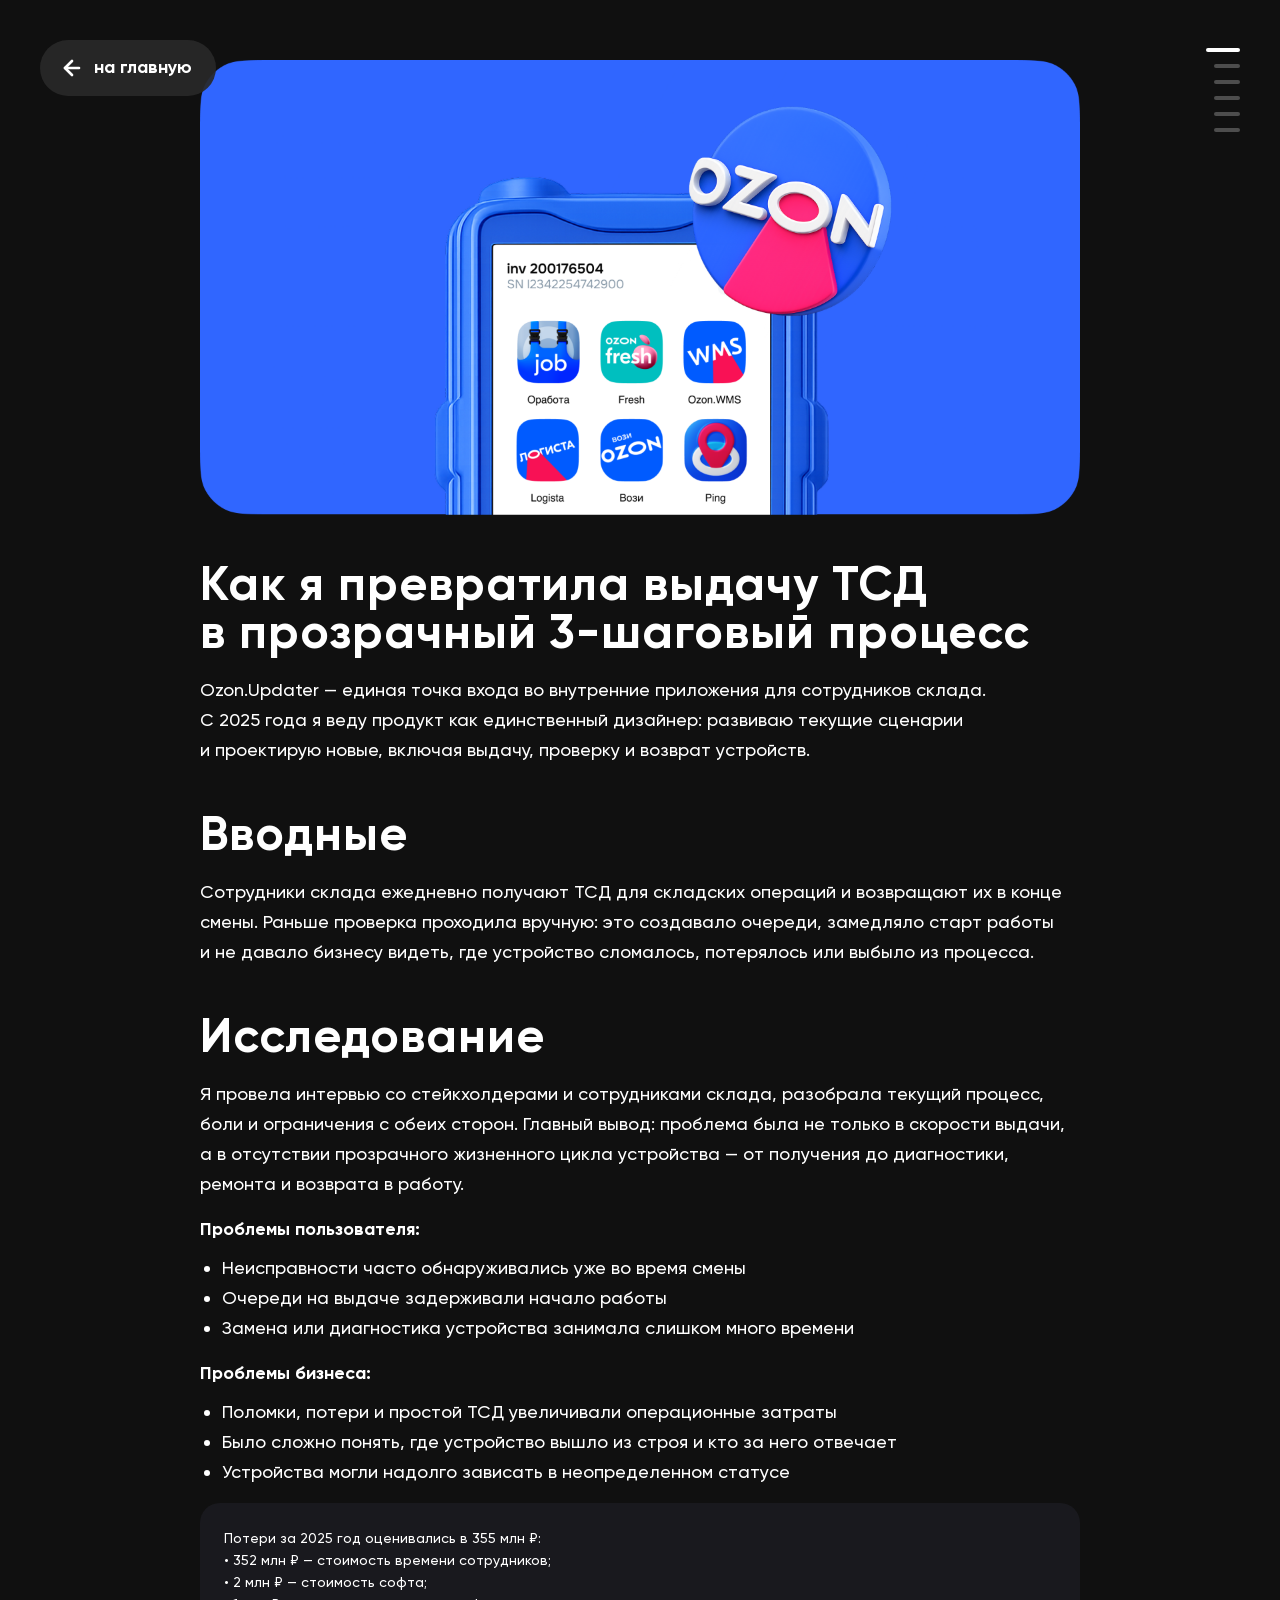
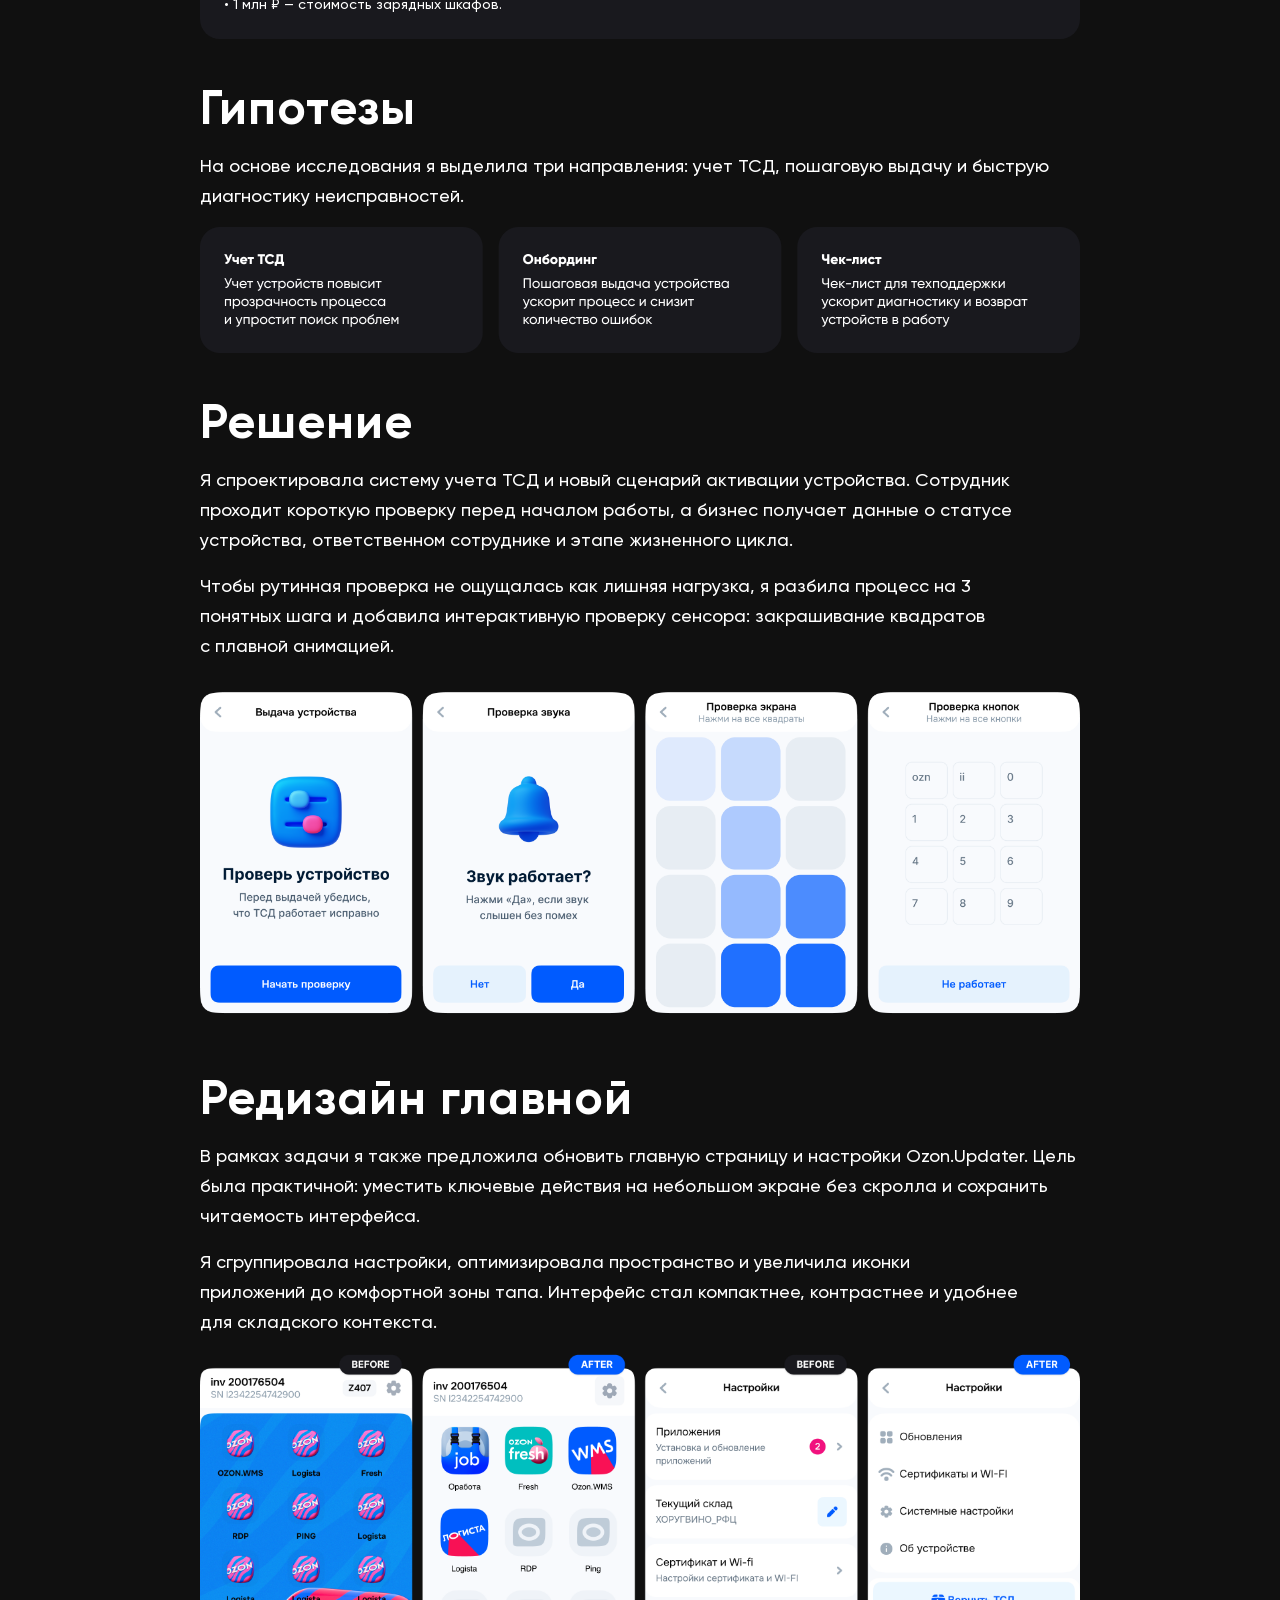
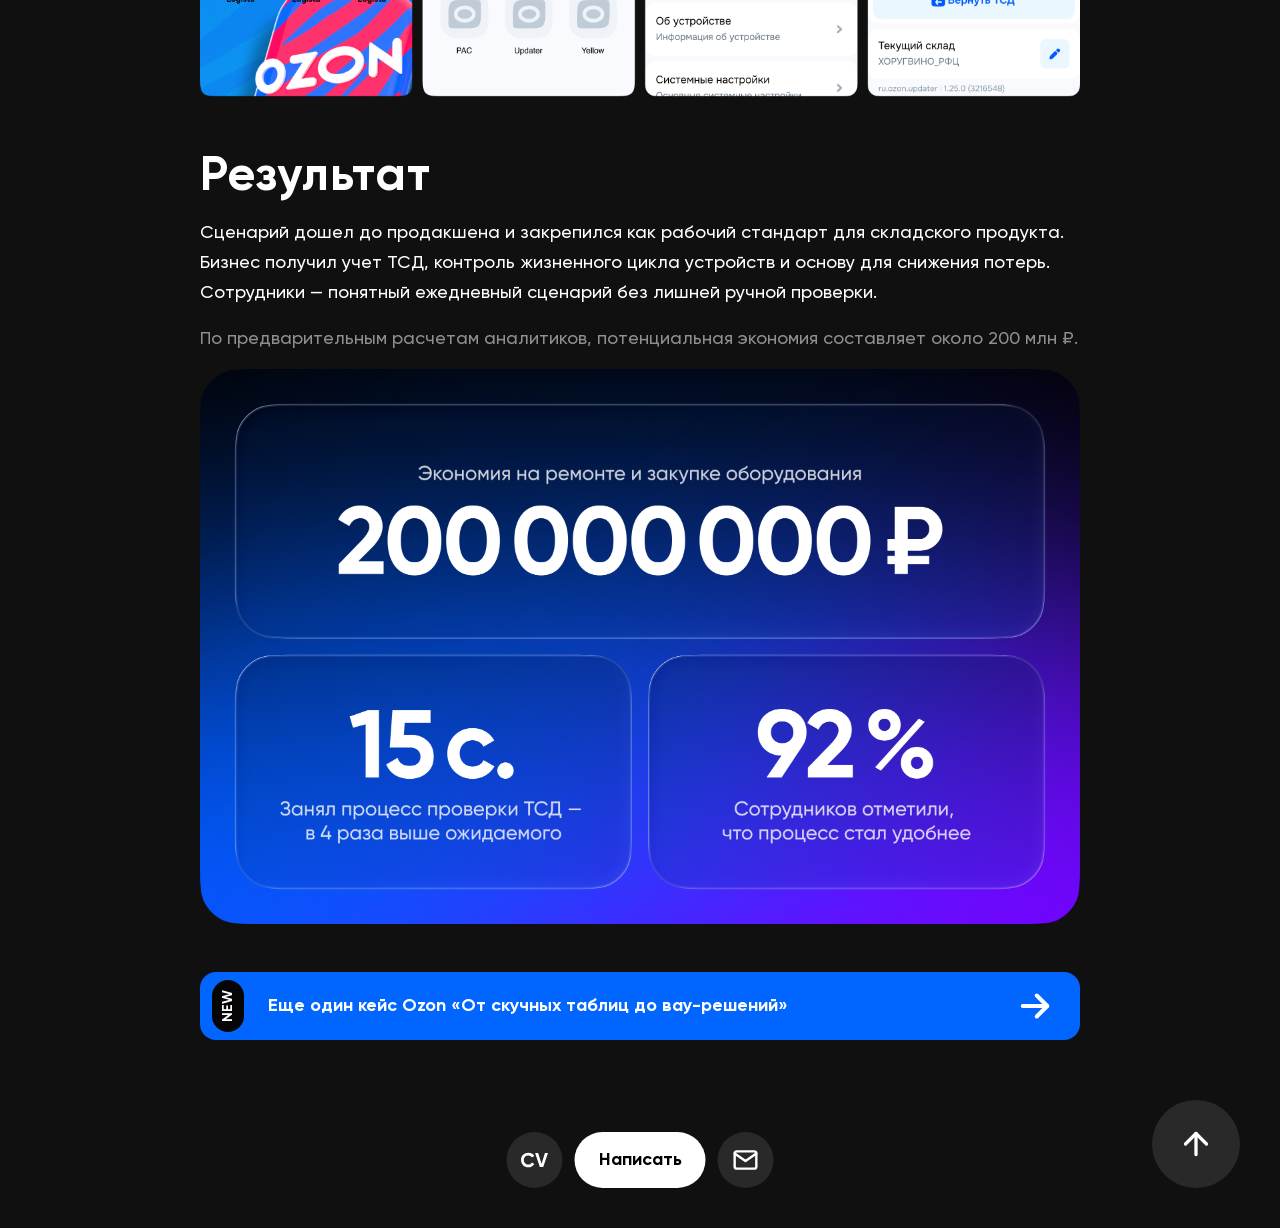
<file: ozon-case.html>
<!doctype html>
<html lang="ru">
  <head>
    <meta charset="UTF-8" />
    <meta name="viewport" content="width=device-width, initial-scale=1.0" />
    <title>Ozon Case — Polina Podkopaeva</title>
    <meta
      name="description"
      content="Кейс Polina Podkopaeva про улучшение процесса выдачи устройств в Ozon."
    />
    <link rel="stylesheet" href="./styles.css?v=20260826-ozon-copy" />
  </head>
  <body class="case-body">
    <nav class="case-toc" aria-label="Оглавление кейса">
      <div class="case-toc-panel">
        <button class="case-toc-item" type="button" data-case-section-target="case-context">
          Вводные
        </button>
        <button class="case-toc-item" type="button" data-case-section-target="case-research">
          Исследование
        </button>
        <button class="case-toc-item" type="button" data-case-section-target="case-hypotheses">
          Гипотезы
        </button>
        <button class="case-toc-item" type="button" data-case-section-target="case-solution">
          Решение
        </button>
        <button class="case-toc-item" type="button" data-case-section-target="case-home-redesign">
          Редизайн главной
        </button>
        <button class="case-toc-item" type="button" data-case-section-target="case-results">
          Результат
        </button>
      </div>

      <button class="case-toc-trigger" type="button" aria-label="Открыть оглавление">
        <span class="case-toc-line"></span>
        <span class="case-toc-line"></span>
        <span class="case-toc-line"></span>
        <span class="case-toc-line"></span>
        <span class="case-toc-line"></span>
        <span class="case-toc-line"></span>
      </button>
    </nav>

    <main class="case-page">
      <section class="case-scale" data-case-scale-root>
        <div class="case-frame">
          <header class="case-header">
            <div class="case-header-bar">
              <a class="case-back-button" href="./index.html">
                <svg width="28" height="28" viewBox="0 0 18 18" fill="none" aria-hidden="true">
                  <path
                    d="M14.25 9H3.75"
                    stroke="white"
                    stroke-width="2"
                    stroke-linecap="round"
                    stroke-linejoin="round"
                  />
                  <path
                    d="M9 14.25L3.75 9L9 3.75"
                    stroke="white"
                    stroke-width="2"
                    stroke-linecap="round"
                    stroke-linejoin="round"
                  />
                </svg>
                <span>на&nbsp;главную</span>
              </a>
            </div>
          </header>

          <div class="case-content">
            <section class="case-media case-media-cover" aria-label="Главный экран кейса Ozon">
              <img
                src="./assets/ozon-case-cover.png"
                alt="Главный экран кейса Ozon с устройством и приложениями"
                width="4308"
                height="2622"
              />
            </section>

            <div class="case-copy-column case-copy-column-intro">
              <section class="case-lead">
                <h1 class="case-title">
                  Как я&nbsp;превратила выдачу ТСД в&nbsp;прозрачный 3-шаговый процесс
                </h1>
                <p class="case-paragraph case-paragraph-lead">
                  Ozon.Updater&nbsp;— единая точка входа во&nbsp;внутренние приложения для&nbsp;сотрудников
                  склада. С&nbsp;2025&nbsp;года я&nbsp;веду продукт как единственный дизайнер:
                  развиваю текущие сценарии и&nbsp;проектирую новые, включая выдачу, проверку
                  и&nbsp;возврат устройств.
                </p>
              </section>
            </div>

            <div class="case-copy-column">
              <section class="case-section" id="case-context" data-case-section>
                <h2 class="case-heading">Вводные</h2>
                <p class="case-paragraph">
                  Сотрудники склада ежедневно получают ТСД для&nbsp;складских операций
                  и&nbsp;возвращают их&nbsp;в&nbsp;конце смены. Раньше проверка проходила
                  вручную: это создавало очереди, замедляло старт работы и&nbsp;не&nbsp;давало
                  бизнесу видеть, где устройство сломалось, потерялось или выбыло из&nbsp;процесса.
                </p>
              </section>

              <section class="case-section" id="case-research" data-case-section>
                <h2 class="case-heading">Исследование</h2>
                <p class="case-paragraph">
                  Я&nbsp;провела интервью со&nbsp;стейкхолдерами и&nbsp;сотрудниками склада,
                  разобрала текущий процесс, боли и&nbsp;ограничения с&nbsp;обеих сторон.
                  Главный вывод: проблема была не&nbsp;только в&nbsp;скорости выдачи,
                  а&nbsp;в&nbsp;отсутствии прозрачного жизненного цикла устройства&nbsp;—
                  от&nbsp;получения до&nbsp;диагностики, ремонта и&nbsp;возврата в&nbsp;работу.
                </p>
                <div class="case-bullet-group">
                  <p class="case-bullet-title">Проблемы пользователя:</p>
                  <ul class="case-bullet-list">
                    <li>Неисправности часто обнаруживались уже во&nbsp;время смены</li>
                    <li>Очереди на&nbsp;выдаче задерживали начало работы</li>
                    <li>Замена или диагностика устройства занимала слишком много времени</li>
                  </ul>
                </div>
                <div class="case-bullet-group">
                  <p class="case-bullet-title">Проблемы бизнеса:</p>
                  <ul class="case-bullet-list">
                    <li>Поломки, потери и&nbsp;простой ТСД увеличивали операционные затраты</li>
                    <li>
                      Было сложно понять, где устройство вышло из&nbsp;строя и&nbsp;кто
                      за&nbsp;него отвечает
                    </li>
                    <li>Устройства могли надолго зависать в&nbsp;неопределенном статусе</li>
                  </ul>
                </div>
                <div class="case-note">
                  <p class="case-note-copy">
                    Потери за&nbsp;2025&nbsp;год оценивались в&nbsp;355&nbsp;млн&nbsp;₽:<br />
                    • 352&nbsp;млн&nbsp;₽&nbsp;— стоимость времени сотрудников;<br />
                    • 2&nbsp;млн&nbsp;₽&nbsp;— стоимость софта;<br />
                    • 1&nbsp;млн&nbsp;₽&nbsp;— стоимость зарядных шкафов.
                  </p>
                </div>
              </section>

              <section
                class="case-section case-section-with-tight-media case-hypotheses"
                id="case-hypotheses"
                data-case-section
              >
                <h2 class="case-heading">Гипотезы</h2>
                <p class="case-paragraph">
                  На&nbsp;основе исследования я&nbsp;выделила три направления: учет ТСД,
                  пошаговую выдачу и&nbsp;быструю диагностику неисправностей.
                </p>
                <div class="case-media case-section-media case-media-hypotheses">
                  <img
                    src="./assets/ozon-case-hypotheses.png"
                    alt="Гипотезы по улучшению процесса выдачи и возврата устройств"
                    width="1320"
                    height="192"
                  />
                </div>
                <div class="case-hypothesis-grid case-hypotheses-mobile-list" aria-label="Гипотезы Ozon">
                  <article class="case-hypothesis-card">
                    <h3 class="case-hypothesis-title">Учет ТСД</h3>
                    <p class="case-hypothesis-copy">
                      Единый учет показывает статус каждого устройства, помогает быстрее
                      находить ответственных и&nbsp;снижать потери
                    </p>
                  </article>
                  <article class="case-hypothesis-card">
                    <h3 class="case-hypothesis-title">Пошаговая выдача</h3>
                    <p class="case-hypothesis-copy">
                      Понятный сценарий выдачи и&nbsp;проверки сокращает очереди, уменьшает
                      количество ошибок и&nbsp;ускоряет старт смены
                    </p>
                  </article>
                  <article class="case-hypothesis-card">
                    <h3 class="case-hypothesis-title">Диагностика ТСД</h3>
                    <p class="case-hypothesis-copy">
                      Чек-лист диагностики помогает быстрее находить неисправности
                      и&nbsp;возвращать устройства в&nbsp;работу
                    </p>
                  </article>
                </div>
              </section>

              <section class="case-section case-section-with-media" id="case-solution" data-case-section>
                <h2 class="case-heading">Решение</h2>
                <p class="case-paragraph">
                  Я&nbsp;спроектировала систему учета ТСД и&nbsp;новый сценарий активации
                  устройства. Сотрудник проходит короткую проверку перед&nbsp;началом работы,
                  а&nbsp;бизнес получает данные о&nbsp;статусе устройства, ответственном
                  сотруднике и&nbsp;этапе жизненного цикла.
                </p>
                <p class="case-paragraph">
                  Чтобы рутинная проверка не&nbsp;ощущалась как лишняя нагрузка,
                  я&nbsp;разбила процесс на&nbsp;3 понятных шага и&nbsp;добавила
                  интерактивную проверку сенсора: закрашивание квадратов с&nbsp;плавной
                  анимацией.
                </p>
                <div class="case-media case-section-media case-media-solution">
                  <img
                    src="./assets/ozon-case-solution.png"
                    alt="Пошаговый сценарий выдачи устройства и проверки ТСД"
                    width="4314"
                    height="1728"
                  />
                </div>
              </section>

              <section
                class="case-section case-section-with-media"
                id="case-home-redesign"
                data-case-section
              >
                <h2 class="case-heading">Редизайн главной</h2>
                <p class="case-paragraph">
                  В&nbsp;рамках задачи я&nbsp;также предложила обновить главную страницу
                  и&nbsp;настройки Ozon.Updater. Цель была практичной: уместить ключевые
                  действия на&nbsp;небольшом экране без&nbsp;скролла и&nbsp;сохранить
                  читаемость интерфейса.
                </p>
                <p class="case-paragraph">
                  Я&nbsp;сгруппировала настройки, оптимизировала пространство и&nbsp;увеличила
                  иконки приложений до&nbsp;комфортной зоны тапа. Интерфейс стал компактнее,
                  контрастнее и&nbsp;удобнее для&nbsp;складского контекста.
                </p>
                <div class="case-media case-section-media">
                  <img
                    src="./assets/ozon-case-home-redesign.png"
                    alt="Редизайн главного экрана и настроек Ozon.Updater до и после"
                    width="2628"
                    height="1050"
                  />
                </div>
              </section>
            </div>

            <div class="case-copy-column case-copy-column-tail">
              <section class="case-section case-section-with-media" id="case-results" data-case-section>
                <h2 class="case-heading">Результат</h2>
                <p class="case-paragraph">
                  Сценарий дошел до&nbsp;продакшена и&nbsp;закрепился как рабочий стандарт
                  для&nbsp;складского продукта. Бизнес получил учет ТСД, контроль жизненного
                  цикла устройств и&nbsp;основу для&nbsp;снижения потерь. Сотрудники&nbsp;—
                  понятный ежедневный сценарий без&nbsp;лишней ручной проверки.
                </p>
                <p class="case-paragraph case-paragraph-muted">
                  По&nbsp;предварительным расчетам аналитиков, потенциальная экономия
                  составляет около 200&nbsp;млн&nbsp;₽.
                </p>
                <div class="case-media case-section-media">
                  <img
                    src="./assets/ozon-case-metrics.png"
                    alt="Метрики результатов Ozon: снижение затрат, ускорение проверки ТСД и оценка сотрудников"
                    width="2640"
                    height="1665"
                  />
                </div>
              </section>
              <a
                class="case-cross-link"
                href="./ozon-web-case.html"
                target="_blank"
                rel="noreferrer"
                aria-label="Открыть еще один кейс Ozon в новой вкладке"
              >
                <span class="case-cross-link-badge">NEW</span>
                <span class="case-cross-link-text">
                  Еще один кейс Ozon «От скучных таблиц до вау-решений»
                </span>
                <svg
                  class="case-cross-link-icon"
                  width="42"
                  height="42"
                  viewBox="0 0 42 42"
                  fill="none"
                  aria-hidden="true"
                >
                  <path
                    d="M8.75 21H33.25"
                    stroke="white"
                    stroke-width="4"
                    stroke-linecap="round"
                    stroke-linejoin="round"
                  />
                  <path
                    d="M22.75 10.5L33.25 21L22.75 31.5"
                    stroke="white"
                    stroke-width="4"
                    stroke-linecap="round"
                    stroke-linejoin="round"
                  />
                </svg>
              </a>
            </div>
          </div>

          <footer class="case-footer">
            <button
              class="scroll-top-button case-scroll-top-button case-scroll-top-button-footer"
              type="button"
              aria-label="Вернуться в начало"
              data-scroll-top
            >
              <svg width="36" height="36" viewBox="0 0 22 22" fill="none" aria-hidden="true">
                <path
                  d="M11 17.4167V4.58337"
                  stroke="white"
                  stroke-width="2"
                  stroke-linecap="round"
                  stroke-linejoin="round"
                />
                <path
                  d="M4.58325 11L11 4.58337L17.4166 11"
                  stroke="white"
                  stroke-width="2"
                  stroke-linecap="round"
                  stroke-linejoin="round"
                />
              </svg>
            </button>

            <div class="case-footer-actions contact-actions" aria-label="Контакты">
              <a class="frame-button frame-button-dark frame-button-small" href="https://tula.hh.ru/resume/7322a8bdff0c897cd50039ed1f71394b70786d" target="_blank" rel="noreferrer" aria-label="CV">
                <svg width="56" height="56" viewBox="0 0 56 56" fill="none" aria-hidden="true">
                  <rect width="56" height="56" rx="28" fill="#292929" />
                  <path
                    d="M36.7484 35H33.3284L28.6284 21H31.6284L35.0484 31.76L38.4484 21H41.4684L36.7484 35Z"
                    fill="white"
                  />
                  <path
                    d="M21.8115 35.28C19.7182 35.28 17.9782 34.58 16.5915 33.18C15.2182 31.7933 14.5315 30.0666 14.5315 28C14.5315 25.92 15.2182 24.1933 16.5915 22.82C17.9782 21.42 19.7182 20.72 21.8115 20.72C23.0782 20.72 24.2448 21.02 25.3115 21.62C26.3915 22.2066 27.2315 23.0066 27.8315 24.02L25.4515 25.4C25.1048 24.7733 24.6115 24.2866 23.9715 23.94C23.3315 23.58 22.6115 23.4 21.8115 23.4C20.4515 23.4 19.3515 23.8266 18.5115 24.68C17.6848 25.5466 17.2715 26.6533 17.2715 28C17.2715 29.3333 17.6848 30.4333 18.5115 31.3C19.3515 32.1533 20.4515 32.58 21.8115 32.58C22.6115 32.58 23.3315 32.4066 23.9715 32.06C24.6248 31.7 25.1182 31.2133 25.4515 30.6L27.8315 31.98C27.2315 32.9933 26.3915 33.8 25.3115 34.4C24.2448 34.9866 23.0782 35.28 21.8115 35.28Z"
                    fill="white"
                  />
                </svg>
              </a>
              <a class="frame-button frame-button-light" href="https://t.me/secretpolly" target="_blank" rel="noreferrer">Написать</a>
              <a class="frame-button frame-button-dark frame-button-icon" href="mailto:chaikoffapolly@gmail.com" aria-label="Почта">
                <svg width="26" height="26" viewBox="0 0 26 26" fill="none" aria-hidden="true">
                  <path
                    d="M4.33341 4.33337H21.6667C22.8584 4.33337 23.8334 5.30837 23.8334 6.50004V19.5C23.8334 20.6917 22.8584 21.6667 21.6667 21.6667H4.33341C3.14175 21.6667 2.16675 20.6917 2.16675 19.5V6.50004C2.16675 5.30837 3.14175 4.33337 4.33341 4.33337Z"
                    stroke="white"
                    stroke-width="2.4"
                    stroke-linecap="round"
                    stroke-linejoin="round"
                  />
                  <path
                    d="M23.8334 6.5L13.0001 14.0833L2.16675 6.5"
                    stroke="white"
                    stroke-width="2.4"
                    stroke-linecap="round"
                    stroke-linejoin="round"
                  />
                </svg>
              </a>
            </div>

          </footer>
        </div>
      </section>
    </main>

    <script src="./script.js?v=20260512-mobile-redo4"></script>
  </body>
</html>
</file>
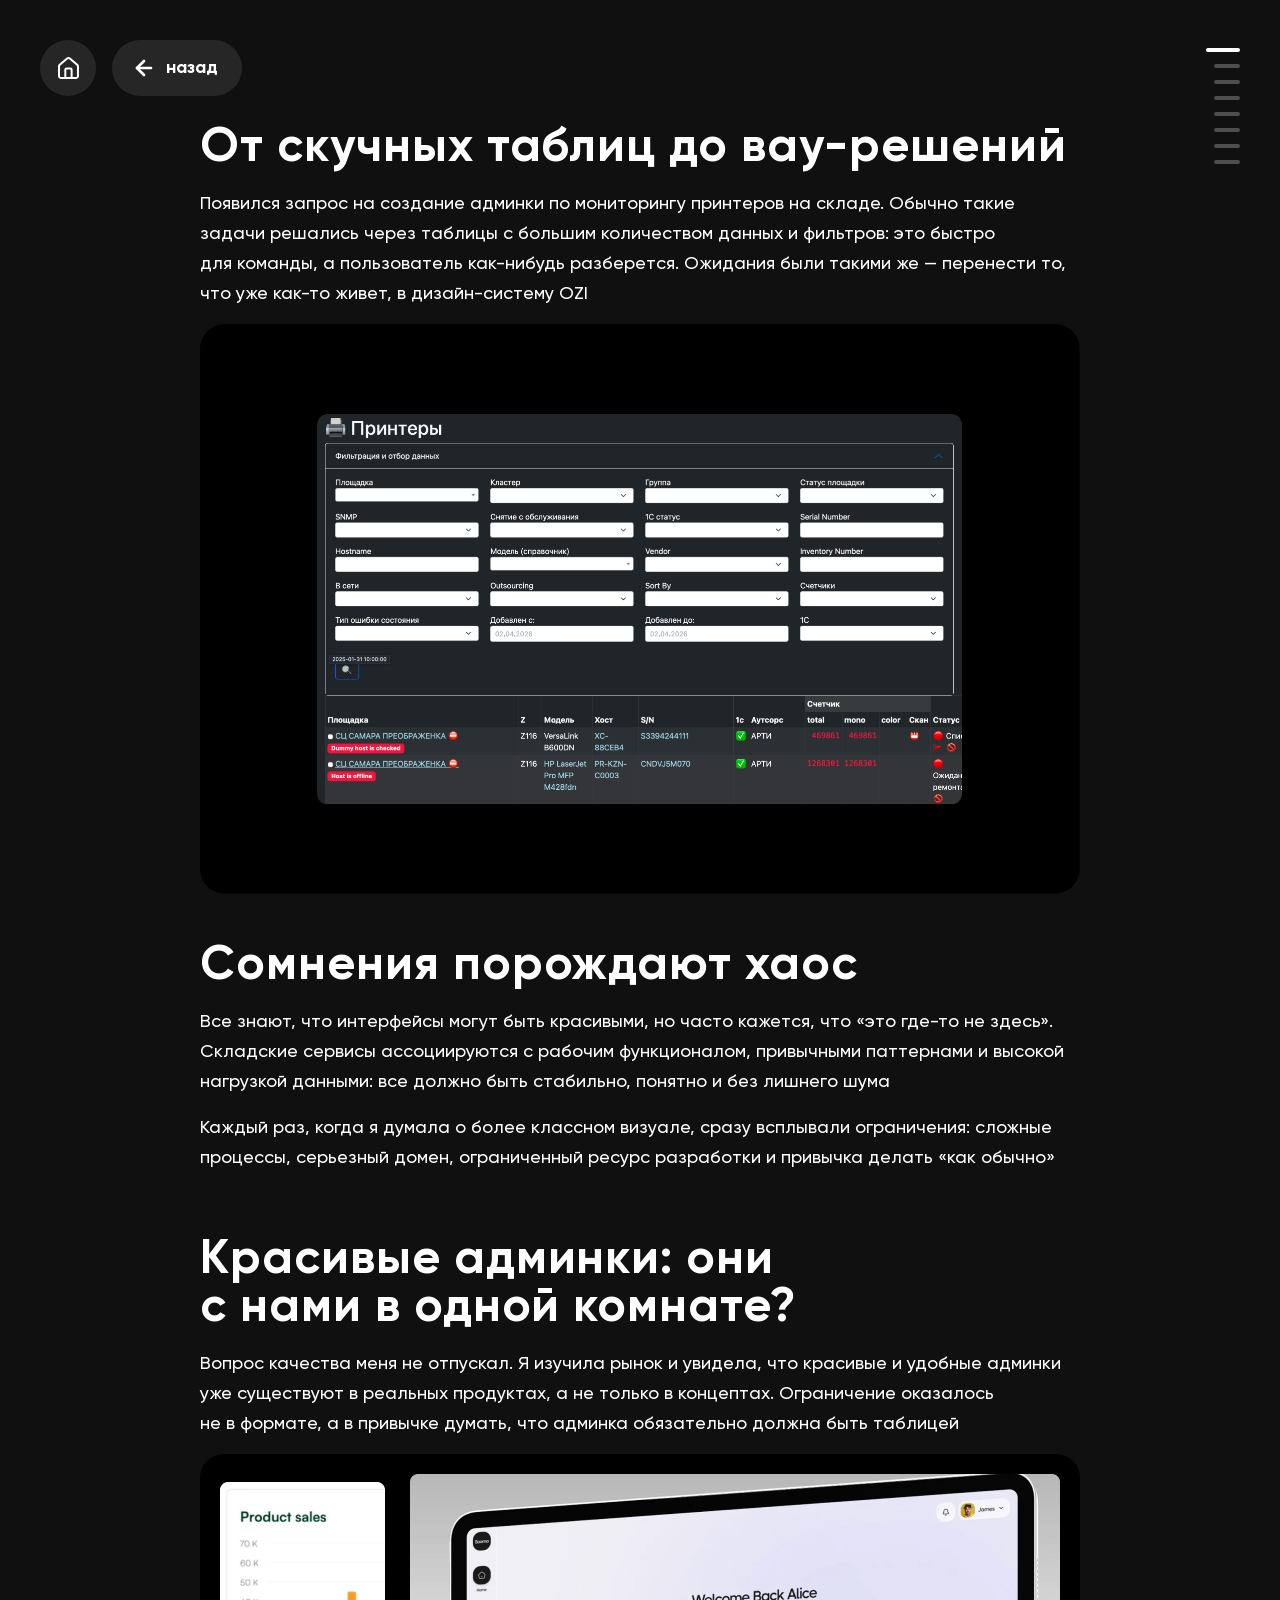
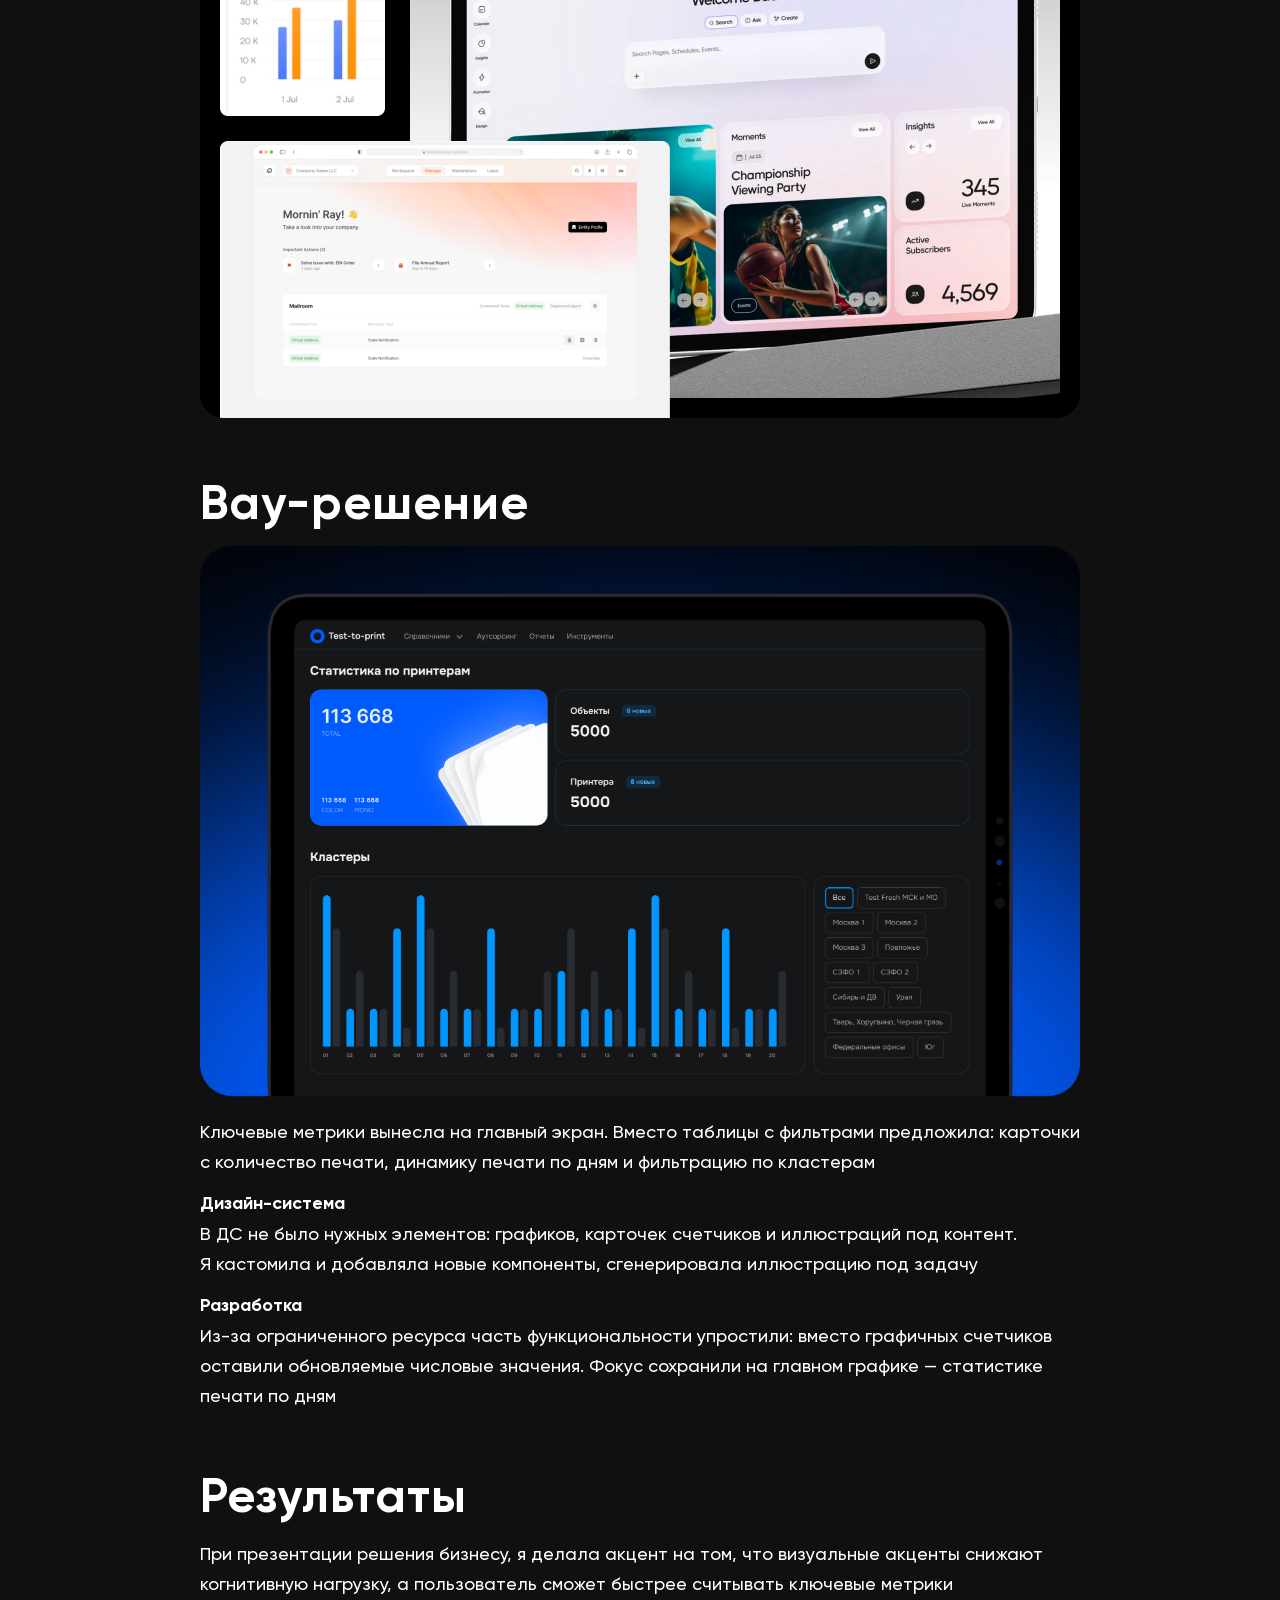
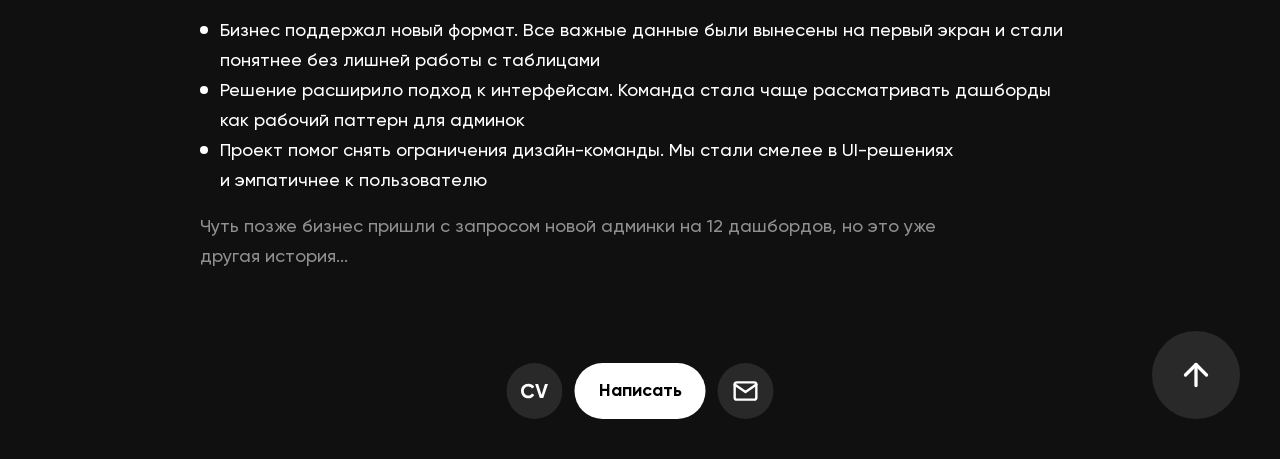
<file: ozon-web-case.html>
<!doctype html>
<html lang="ru">
  <head>
    <meta charset="UTF-8" />
    <meta name="viewport" content="width=device-width, initial-scale=1.0" />
    <title>Ozon Web Case — Polina Podkopaeva</title>
    <meta
      name="description"
      content="Кейс Polina Podkopaeva про дашборд для мониторинга принтеров Ozon."
    />
    <link rel="stylesheet" href="./styles.css?v=20260607-ozon-web-fix4" />
  </head>
  <body class="case-body ozon-web-case-body">
    <nav class="case-toc" aria-label="Оглавление кейса">
      <div class="case-toc-panel">
        <button class="case-toc-item" type="button" data-case-section-target="case-intro">
          О&nbsp;проекте
        </button>
        <button class="case-toc-item" type="button" data-case-section-target="case-doubts">
          Сомнения
        </button>
        <button class="case-toc-item" type="button" data-case-section-target="case-research">
          Исследование
        </button>
        <button class="case-toc-item" type="button" data-case-section-target="case-heart">
          Вау-решение
        </button>
        <button class="case-toc-item" type="button" data-case-section-target="case-solution">
          Результаты
        </button>
      </div>

      <button class="case-toc-trigger" type="button" aria-label="Открыть оглавление">
        <span class="case-toc-line"></span>
        <span class="case-toc-line"></span>
        <span class="case-toc-line"></span>
        <span class="case-toc-line"></span>
        <span class="case-toc-line"></span>
        <span class="case-toc-line"></span>
        <span class="case-toc-line"></span>
        <span class="case-toc-line"></span>
      </button>
    </nav>

    <main class="case-page ozon-web-case-page">
      <section class="case-scale" data-case-scale-root>
        <div class="case-frame">
          <header class="case-header">
            <div class="case-header-bar">
              <div class="case-header-actions">
                <a class="case-home-button" href="./index.html" aria-label="На главную">
                  <svg width="24" height="24" viewBox="0 0 24 24" fill="none" aria-hidden="true">
                    <path
                      d="M15.6312 22.0005V13.5795C15.6312 13.3003 15.5203 13.0326 15.3229 12.8352C15.1255 12.6378 14.8578 12.5269 14.5786 12.5269H10.3681C10.0889 12.5269 9.82114 12.6378 9.62374 12.8352C9.42633 13.0326 9.31543 13.3003 9.31543 13.5795V22.0005"
                      stroke="white"
                      stroke-width="2"
                      stroke-linecap="round"
                      stroke-linejoin="round"
                    />
                    <path
                      d="M3 10.4216C2.99993 10.1153 3.06667 9.81273 3.19557 9.53494C3.32446 9.25714 3.51242 9.01081 3.74632 8.81313L11.1147 2.49735C11.4947 2.1762 11.9762 2 12.4737 2C12.9712 2 13.4526 2.1762 13.8326 2.49735L21.201 8.81313C21.4349 9.01081 21.6229 9.25714 21.7518 9.53494C21.8807 9.81273 21.9474 10.1153 21.9474 10.4216V19.8952C21.9474 20.4536 21.7255 20.9891 21.3307 21.3839C20.9359 21.7787 20.4004 22.0005 19.8421 22.0005H5.10526C4.54691 22.0005 4.01143 21.7787 3.61662 21.3839C3.2218 20.9891 3 20.4536 3 19.8952V10.4216Z"
                      stroke="white"
                      stroke-width="2"
                      stroke-linecap="round"
                      stroke-linejoin="round"
                    />
                  </svg>
                </a>
                <a class="case-back-button" href="./ozon-case.html#case-results">
                  <svg width="28" height="28" viewBox="0 0 18 18" fill="none" aria-hidden="true">
                    <path
                      d="M14.25 9H3.75"
                      stroke="white"
                      stroke-width="2"
                      stroke-linecap="round"
                      stroke-linejoin="round"
                    />
                    <path
                      d="M9 14.25L3.75 9L9 3.75"
                      stroke="white"
                      stroke-width="2"
                      stroke-linecap="round"
                      stroke-linejoin="round"
                    />
                  </svg>
                  <span>назад</span>
                </a>
              </div>
            </div>
          </header>

          <div class="case-content">
            <div class="case-copy-column case-copy-column-intro">
              <section class="case-lead case-section case-section-with-media" id="case-intro" data-case-section>
                <h1 class="case-title">От&nbsp;скучных таблиц до&nbsp;вау-решений</h1>
                <p class="case-paragraph case-paragraph-lead">
                  Появился запрос на&nbsp;создание админки по&nbsp;мониторингу принтеров
                  на&nbsp;складе. Обычно такие задачи решались через таблицы с&nbsp;большим
                  количеством данных и&nbsp;фильтров: это быстро для&nbsp;команды,
                  а&nbsp;пользователь как-нибудь разберется. Ожидания были такими&nbsp;же&nbsp;—
                  перенести то, что&nbsp;уже как-то живет, в&nbsp;дизайн-систему OZI
                </p>
                <div class="case-media case-section-media">
                  <img
                    src="./assets/ozon-web-case-table-filters.png?v=20260607-ozon-web-assets2"
                    alt="Привычный интерфейс мониторинга принтеров в виде таблицы с фильтрами"
                    width="1756"
                    height="1137"
                  />
                </div>
              </section>
            </div>

            <div class="case-copy-column">
              <section class="case-section" id="case-doubts" data-case-section>
                <h2 class="case-heading">Сомнения порождают хаос</h2>
                <p class="case-paragraph">
                  Все знают, что&nbsp;интерфейсы могут быть красивыми, но&nbsp;часто кажется,
                  что&nbsp;«это где-то не&nbsp;здесь». Складские сервисы ассоциируются
                  с&nbsp;рабочим функционалом, привычными паттернами и&nbsp;высокой нагрузкой
                  данными: все должно быть стабильно, понятно и&nbsp;без&nbsp;лишнего шума
                </p>
                <p class="case-paragraph">
                  Каждый раз, когда я&nbsp;думала о&nbsp;более классном визуале, сразу всплывали
                  ограничения: сложные процессы, серьезный домен, ограниченный ресурс
                  разработки и&nbsp;привычка делать «как обычно»
                </p>
              </section>

              <section class="case-section case-section-with-media" id="case-research" data-case-section>
                <h2 class="case-heading">Красивые админки: они с&nbsp;нами в&nbsp;одной комнате?</h2>
                <p class="case-paragraph">
                  Вопрос качества меня не&nbsp;отпускал. Я&nbsp;изучила рынок и&nbsp;увидела,
                  что&nbsp;красивые и&nbsp;удобные админки уже существуют в&nbsp;реальных продуктах,
                  а&nbsp;не&nbsp;только в&nbsp;концептах. Ограничение оказалось не&nbsp;в&nbsp;формате,
                  а&nbsp;в&nbsp;привычке думать, что&nbsp;админка обязательно должна быть таблицей
                </p>
                <div class="case-media case-section-media">
                  <img
                    src="./assets/ozon-web-case-references.png?v=20260607-ozon-web-assets2"
                    alt="Референсы современных админок и дашбордов"
                    width="1760"
                    height="1128"
                  />
                </div>
              </section>

              <section class="case-section case-section-with-media" id="case-heart" data-case-section>
                <h2 class="case-heading">Вау-решение</h2>
                <div class="case-media case-section-media">
                  <img
                    src="./assets/ozon-web-case-heart.png?v=20260607-ozon-web-heart2"
                    alt="Финальный дашборд мониторинга принтеров"
                    width="2640"
                    height="1665"
                  />
                </div>
                <p class="case-paragraph">
                  Ключевые метрики вынесла на&nbsp;главный экран. Вместо таблицы
                  с&nbsp;фильтрами предложила: карточки с&nbsp;количество печати, динамику
                  печати по&nbsp;дням и&nbsp;фильтрацию по&nbsp;кластерам
                </p>
                <div class="case-solution-details">
                  <div class="case-solution-detail">
                    <h3 class="case-solution-detail-title">Дизайн-система</h3>
                    <p class="case-paragraph">
                      В&nbsp;ДС&nbsp;не&nbsp;было нужных элементов: графиков, карточек счетчиков
                      и&nbsp;иллюстраций под&nbsp;контент. Я&nbsp;кастомила и&nbsp;добавляла
                      новые компоненты, сгенерировала иллюстрацию под&nbsp;задачу
                    </p>
                  </div>
                  <div class="case-solution-detail">
                    <h3 class="case-solution-detail-title">Разработка</h3>
                    <p class="case-paragraph">
                      Из-за&nbsp;ограниченного ресурса часть функциональности упростили:
                      вместо графичных счетчиков оставили обновляемые числовые значения.
                      Фокус сохранили на&nbsp;главном графике&nbsp;— статистике печати по&nbsp;дням
                    </p>
                  </div>
                </div>
              </section>

              <section class="case-section" id="case-solution" data-case-section>
                <h2 class="case-heading">Результаты</h2>
                <p class="case-paragraph">
                  При&nbsp;презентации решения бизнесу, я&nbsp;делала акцент на&nbsp;том,
                  что&nbsp;визуальные акценты снижают когнитивную нагрузку, а&nbsp;пользователь
                  сможет быстрее считывать ключевые метрики
                </p>
                <ul class="case-findings">
                  <li class="case-finding-item">
                    <span class="case-finding-bullet" aria-hidden="true"></span>
                    <p class="case-finding-copy">
                      Бизнес поддержал новый формат. Все важные данные были вынесены
                      на&nbsp;первый экран и&nbsp;стали понятнее без&nbsp;лишней работы с&nbsp;таблицами
                    </p>
                  </li>
                  <li class="case-finding-item">
                    <span class="case-finding-bullet" aria-hidden="true"></span>
                    <p class="case-finding-copy">
                      Решение расширило подход к&nbsp;интерфейсам. Команда стала чаще
                      рассматривать дашборды как&nbsp;рабочий паттерн для&nbsp;админок
                    </p>
                  </li>
                  <li class="case-finding-item">
                    <span class="case-finding-bullet" aria-hidden="true"></span>
                    <p class="case-finding-copy">
                      Проект помог снять ограничения дизайн-команды. Мы&nbsp;стали смелее
                      в&nbsp;UI-решениях и&nbsp;эмпатичнее к&nbsp;пользователю
                    </p>
                  </li>
                </ul>
                <p class="case-paragraph case-paragraph-muted">
                  Чуть позже бизнес пришли с&nbsp;запросом новой админки на&nbsp;12&nbsp;дашбордов,
                  но&nbsp;это уже другая история...
                </p>
              </section>
            </div>
          </div>

          <footer class="case-footer">
            <button
              class="scroll-top-button case-scroll-top-button case-scroll-top-button-footer"
              type="button"
              aria-label="Вернуться в начало"
              data-scroll-top
            >
              <svg width="36" height="36" viewBox="0 0 22 22" fill="none" aria-hidden="true">
                <path
                  d="M11 17.4167V4.58337"
                  stroke="white"
                  stroke-width="2"
                  stroke-linecap="round"
                  stroke-linejoin="round"
                />
                <path
                  d="M4.58325 11L11 4.58337L17.4166 11"
                  stroke="white"
                  stroke-width="2"
                  stroke-linecap="round"
                  stroke-linejoin="round"
                />
              </svg>
            </button>

            <div class="case-footer-actions contact-actions" aria-label="Контакты">
              <a class="frame-button frame-button-dark frame-button-small" href="https://tula.hh.ru/resume/7322a8bdff0c897cd50039ed1f71394b70786d" target="_blank" rel="noreferrer" aria-label="CV">
                <svg width="56" height="56" viewBox="0 0 56 56" fill="none" aria-hidden="true">
                  <rect width="56" height="56" rx="28" fill="#292929" />
                  <path
                    d="M36.7484 35H33.3284L28.6284 21H31.6284L35.0484 31.76L38.4484 21H41.4684L36.7484 35Z"
                    fill="white"
                  />
                  <path
                    d="M21.8115 35.28C19.7182 35.28 17.9782 34.58 16.5915 33.18C15.2182 31.7933 14.5315 30.0666 14.5315 28C14.5315 25.92 15.2182 24.1933 16.5915 22.82C17.9782 21.42 19.7182 20.72 21.8115 20.72C23.0782 20.72 24.2448 21.02 25.3115 21.62C26.3915 22.2066 27.2315 23.0066 27.8315 24.02L25.4515 25.4C25.1048 24.7733 24.6115 24.2866 23.9715 23.94C23.3315 23.58 22.6115 23.4 21.8115 23.4C20.4515 23.4 19.3515 23.8266 18.5115 24.68C17.6848 25.5466 17.2715 26.6533 17.2715 28C17.2715 29.3333 17.6848 30.4333 18.5115 31.3C19.3515 32.1533 20.4515 32.58 21.8115 32.58C22.6115 32.58 23.3315 32.4066 23.9715 32.06C24.6248 31.7 25.1182 31.2133 25.4515 30.6L27.8315 31.98C27.2315 32.9933 26.3915 33.8 25.3115 34.4C24.2448 34.9866 23.0782 35.28 21.8115 35.28Z"
                    fill="white"
                  />
                </svg>
              </a>
              <a class="frame-button frame-button-light" href="https://t.me/secretpolly" target="_blank" rel="noreferrer">Написать</a>
              <a class="frame-button frame-button-dark frame-button-icon" href="mailto:chaikoffapolly@gmail.com" aria-label="Почта">
                <svg width="26" height="26" viewBox="0 0 26 26" fill="none" aria-hidden="true">
                  <path
                    d="M4.33341 4.33337H21.6667C22.8584 4.33337 23.8334 5.30837 23.8334 6.50004V19.5C23.8334 20.6917 22.8584 21.6667 21.6667 21.6667H4.33341C3.14175 21.6667 2.16675 20.6917 2.16675 19.5V6.50004C2.16675 5.30837 3.14175 4.33337 4.33341 4.33337Z"
                    stroke="white"
                    stroke-width="2.4"
                    stroke-linecap="round"
                    stroke-linejoin="round"
                  />
                  <path
                    d="M23.8334 6.5L13.0001 14.0833L2.16675 6.5"
                    stroke="white"
                    stroke-width="2.4"
                    stroke-linecap="round"
                    stroke-linejoin="round"
                  />
                </svg>
              </a>
            </div>

          </footer>
        </div>
      </section>
    </main>

    <script src="./script.js?v=20260512-mobile-redo4"></script>
  </body>
</html>
</file>
<file: styles.css>
@font-face {
  font-family: "Gilroy";
  src: url("./assets/fonts/gilroy-regular.ttf") format("truetype");
  font-style: normal;
  font-weight: 400;
  font-display: swap;
}

@font-face {
  font-family: "Gilroy";
  src: url("./assets/fonts/gilroy-medium.ttf") format("truetype");
  font-style: normal;
  font-weight: 500;
  font-display: swap;
}

@font-face {
  font-family: "Gilroy";
  src: url("./assets/fonts/Gilroy-Bold_0.ttf") format("truetype");
  font-style: normal;
  font-weight: 700;
  font-display: swap;
}

@font-face {
  font-family: "Gilroy";
  src: url("./assets/fonts/Gilroy-ExtraBold.otf") format("opentype");
  font-style: normal;
  font-weight: 800;
  font-display: swap;
}

* {
  box-sizing: border-box;
}

html,
body {
  margin: 0;
  padding: 0;
  background: #101010;
}

body {
  min-width: 320px;
  overflow-x: hidden;
  color: #ffffff;
  font-family: "Gilroy", sans-serif;
}

button {
  appearance: none;
  background: none;
}

.page {
  width: 100%;
  padding: 40px;
  background: #101010;
}

.topbar {
  position: sticky;
  top: 40px;
  z-index: 20;
  display: flex;
  flex-wrap: wrap;
  align-items: center;
  justify-content: space-between;
  gap: 16px;
  min-height: 44px;
  margin-bottom: 40px;
}

.topbar::before {
  content: "";
  position: absolute;
  inset: -12px -16px;
  z-index: -1;
  opacity: 0;
  border: 1px solid rgba(255, 255, 255, 0.05);
  border-radius: 999px;
  background: rgba(16, 16, 16, 0.52);
  box-shadow:
    0 6px 20px rgba(0, 0, 0, 0.14),
    inset 0 1px 0 rgba(255, 255, 255, 0.04);
  backdrop-filter: blur(18px) saturate(120%);
  -webkit-backdrop-filter: blur(18px) saturate(120%);
  transition:
    opacity 180ms ease,
    background 180ms ease,
    box-shadow 180ms ease,
    border-color 180ms ease;
}

.topbar.is-scrolled::before {
  opacity: 1;
}

.brand {
  flex: 0 0 auto;
  font-size: 18px;
  font-weight: 800;
  line-height: 44px;
  letter-spacing: 0.72px;
}

.topbar-actions {
  display: flex;
  flex: 0 0 auto;
  flex-wrap: wrap;
  align-items: center;
  justify-content: flex-end;
  gap: 8px;
  margin-left: auto;
}

.chip {
  border: 0;
  border-radius: 30px;
  padding: 14px 24px;
  color: inherit;
  font: inherit;
  font-size: 16px;
  font-weight: 500;
  line-height: 16px;
  white-space: nowrap;
  cursor: default;
}

.chip-muted {
  background: #242424;
  color: #ffffff;
  box-shadow: none;
}

.chip-solid {
  background: #ffffff;
  color: #000000;
}

.hero {
  position: relative;
}

.hero-scale {
  width: 100%;
  display: block;
  --hero-scale: 1;
}

.hero-frame {
  width: 100%;
  height: 594px;
  position: relative;
  overflow: hidden;
  display: flex;
  flex-direction: column;
  align-items: center;
  justify-content: flex-start;
  padding-top: 114px;
}

.hero-badges {
  position: relative;
  width: 278px;
  height: 128px;
  overflow: visible;
}

.hero-badges img {
  display: block;
  width: 100%;
  height: 100%;
  object-fit: cover;
  object-position: center;
}

.hero-badge {
  position: absolute;
  display: block;
  background-image: url("./assets/hero-badges.png");
  background-repeat: no-repeat;
  background-size: 278px 128px;
  border-radius: 999px;
}

.hero-badge-photo {
  left: 75px;
  top: 0;
  width: 128px;
  height: 128px;
  background-position: -75px 0;
}

.hero-badge-logo {
  opacity: 0;
  transform: translate3d(var(--badge-start-x), var(--badge-start-y), 0) scale(0.96);
  transform-origin: center;
  animation: hero-logo-arrive 1280ms cubic-bezier(0.22, 1, 0.36, 1) forwards;
  backface-visibility: hidden;
  will-change: opacity, transform;
}

.hero-badge-logo-ozon {
  left: 0;
  top: 13px;
  width: 64px;
  height: 64px;
  --badge-start-x: -82px;
  --badge-start-y: -34px;
  background-position: 0 -13px;
  animation-delay: 240ms;
}

.hero-badge-logo-adidas {
  left: 37px;
  top: 84px;
  width: 32px;
  height: 32px;
  --badge-start-x: -48px;
  --badge-start-y: 54px;
  background-position: -37px -84px;
  animation-delay: 380ms;
}

.hero-badge-logo-gazprom {
  left: 209px;
  top: 14px;
  width: 30px;
  height: 30px;
  --badge-start-x: 54px;
  --badge-start-y: -48px;
  background-position: -209px -14px;
  animation-delay: 520ms;
}

.hero-badge-logo-mts {
  left: 214px;
  top: 52px;
  width: 64px;
  height: 64px;
  --badge-start-x: 86px;
  --badge-start-y: 26px;
  background-position: -214px -52px;
  animation-delay: 660ms;
}

@keyframes hero-logo-arrive {
  0% {
    opacity: 0;
    transform: translate3d(var(--badge-start-x), var(--badge-start-y), 0) scale(0.96);
  }

  36% {
    opacity: 1;
  }

  100% {
    opacity: 1;
    transform: translate3d(0, 0, 0) scale(1);
  }
}

@media (prefers-reduced-motion: reduce) {
  .hero-badge-logo {
    opacity: 1;
    animation: none;
    transform: none;
  }
}

.hero-title {
  position: static;
  margin: 0;
  width: min(548px, calc(100% - 80px));
  margin-top: 24px;
  text-align: center;
  font-size: 48px;
  font-weight: 800;
  line-height: 56px;
  letter-spacing: 0;
}

.hero-subtitle {
  position: static;
  width: min(548px, calc(100% - 80px));
  margin: 0;
  margin-top: 8px;
  text-align: center;
  color: #ffffff;
  font-size: 18px;
  font-family: "Gilroy", sans-serif;
  font-weight: 500;
  line-height: 30px;
  letter-spacing: 0;
}

.hero-subtitle-line {
  display: block;
}

.hero-subtitle-line-second {
  margin-top: 0;
}

.frame-actions {
  position: absolute;
  display: inline-flex;
  justify-content: flex-start;
  align-items: center;
}

.contact-actions {
  display: inline-flex;
  justify-content: flex-start;
  align-items: center;
  gap: 12px;
}

.hero-actions {
  position: static;
  margin-top: 32px;
}

.frame-button {
  height: 56px;
  min-height: 56px;
  border: 0;
  border-radius: 59px;
  padding: 17px 24px;
  display: inline-flex;
  justify-content: center;
  align-items: center;
  gap: 12px;
  font-size: 20px;
  font-family: "Gilroy", sans-serif;
  font-weight: 700;
  line-height: 20px;
  text-decoration: none;
  white-space: nowrap;
  cursor: pointer;
  transition:
    background-color 180ms ease,
    color 180ms ease,
    transform 180ms ease,
    box-shadow 180ms ease;
}

.frame-button-light {
  background: #ffffff;
  color: #000000;
  font-size: 18px;
}

.frame-button-dark {
  background: #292929;
  color: #ffffff;
}

.frame-button-small,
.frame-button-icon {
  width: 56px;
  min-width: 56px;
  gap: 10px;
}

.frame-button-small {
  padding: 0;
}

.frame-button-small.frame-button-dark {
  background: transparent;
}

.frame-button-icon {
  padding: 12px;
}

.frame-button-small svg {
  display: block;
  width: 56px;
  height: 56px;
}

.frame-button-small rect {
  transition: fill 180ms ease;
}

.frame-button-small:hover rect {
  fill: #353535;
}

.frame-button-small:active rect {
  fill: #292929;
}

.frame-button-icon svg {
  display: block;
  width: 26px;
  height: 26px;
}

.frame-button-icon path {
  stroke-width: 2.4px;
}

.frame-button:hover {
  transform: translateY(-1px);
}

.frame-button-light:hover {
  background: #f1f1f1;
  box-shadow: 0 10px 24px rgba(255, 255, 255, 0.08);
}

.frame-button-dark:hover {
  background: #353535;
  box-shadow: 0 10px 24px rgba(0, 0, 0, 0.22);
}

.frame-button-small.frame-button-dark:hover,
.frame-button-small.frame-button-dark:active {
  background: transparent;
}

.frame-button:active {
  transform: translateY(0);
}

.cards {
  display: grid;
  grid-template-columns: repeat(2, minmax(0, 1fr));
  gap: 16px;
  align-items: start;
  margin-top: 40px;
}

.experience {
  position: relative;
  margin-top: 40px;
}

.experience-scale {
  width: 100%;
  display: block;
  --experience-scale: 1;
}

.experience-frame {
  width: 100%;
  height: 594px;
  position: relative;
  overflow: hidden;
  display: block;
  padding: 0;
}

.experience-stack {
  position: relative;
  width: 450px;
  height: 100%;
  margin: 0 auto;
}

.experience-group {
  position: absolute;
  display: inline-flex;
  justify-content: flex-start;
  align-items: center;
  gap: 14px;
}

.experience-stack .experience-group:first-child {
  left: 0;
  top: 212px;
}

.experience-stack .experience-group:last-child {
  left: 47px;
  top: 328px;
}

.experience-column {
  display: inline-flex;
  flex-direction: column;
  justify-content: flex-start;
  gap: 6px;
}

.experience-column-role {
  align-items: flex-start;
}

.experience-column-duration {
  align-items: center;
}

.experience-item {
  align-self: stretch;
  color: #ffffff;
  font-size: 16px;
  font-weight: 800;
  text-transform: uppercase;
  line-height: 24px;
  word-wrap: break-word;
  white-space: nowrap;
}

.experience-item-role {
  text-align: right;
}

.experience-item-spaced {
  letter-spacing: 0.64px;
}

.experience-item-muted {
  opacity: 0.7;
}

.experience-footer {
  position: absolute;
  left: 50%;
  bottom: 0;
  transform: translateX(-50%);
  display: inline-flex;
  align-items: center;
}

.experience-footer-buttons {
  display: inline-flex;
  justify-content: flex-start;
  align-items: center;
  gap: 12px;
}

.scroll-top-button {
  position: absolute;
  right: 0;
  bottom: 0;
  width: 88px;
  min-width: 88px;
  height: 88px;
  border: 0;
  border-radius: 59px;
  padding: 26px;
  background: #292929;
  color: #ffffff;
  display: inline-flex;
  justify-content: center;
  align-items: center;
  cursor: pointer;
  transition:
    background-color 180ms ease,
    transform 180ms ease,
    box-shadow 180ms ease;
}

.scroll-top-button svg {
  display: block;
  width: 36px;
  height: 36px;
}

.scroll-top-button:hover {
  background: #353535;
  transform: translateY(-1px);
  box-shadow: 0 10px 24px rgba(0, 0, 0, 0.22);
}

.scroll-top-button:active {
  transform: translateY(0);
}

.card-shell {
  position: relative;
  overflow: hidden;
  border-radius: 44px;
  isolation: isolate;
  aspect-ratio: 2010 / 1059;
  --card-bleed: 10px;
}

.card-link {
  display: block;
  color: inherit;
  text-decoration: none;
}

.card-background {
  position: absolute;
  inset: 0;
  display: block;
  width: 100%;
  height: 100%;
  object-fit: cover;
  pointer-events: none;
}

.card-background-default {
  z-index: 0;
}

.card-background-hover {
  z-index: 1;
  opacity: 0;
  transition: opacity 420ms cubic-bezier(0.22, 1, 0.36, 1);
}

.card-image {
  display: block;
  width: calc(100% + (var(--card-bleed) * 2));
  max-width: none;
  height: calc(100% + (var(--card-bleed) * 2));
  margin: calc(var(--card-bleed) * -1);
  aspect-ratio: 2010 / 1059;
  object-fit: cover;
  image-rendering: auto;
  -webkit-backface-visibility: hidden;
  backface-visibility: hidden;
  transform: translate3d(0, 0, 0) scale(1);
  transform-origin: center;
  will-change: transform;
  position: relative;
  z-index: 2;
}

.card-image-mobile {
  display: none;
}

.card-text-state {
  position: absolute;
  inset: 0;
  display: block;
  width: 100%;
  height: 100%;
  object-fit: cover;
  opacity: 0;
  pointer-events: none;
  transition: opacity 180ms ease;
  z-index: 3;
}

@keyframes card-jiggle-a {
  0% {
    transform: translate3d(0, 0, 0) scale(1) rotate(0deg);
  }

  25% {
    transform: translate3d(-3px, 2px, 0) scale(1.006) rotate(-0.24deg);
  }

  50% {
    transform: translate3d(2px, -2px, 0) scale(1.008) rotate(0.2deg);
  }

  75% {
    transform: translate3d(-2px, 2px, 0) scale(1.005) rotate(-0.16deg);
  }

  100% {
    transform: translate3d(3px, -2px, 0) scale(1.007) rotate(0.22deg);
  }
}

@keyframes card-jiggle-b {
  0% {
    transform: translate3d(0, 0, 0) scale(1) rotate(0deg);
  }

  25% {
    transform: translate3d(3px, -2px, 0) scale(1.006) rotate(0.22deg);
  }

  50% {
    transform: translate3d(-2px, 2px, 0) scale(1.008) rotate(-0.18deg);
  }

  75% {
    transform: translate3d(2px, -2px, 0) scale(1.005) rotate(0.14deg);
  }

  100% {
    transform: translate3d(-3px, 2px, 0) scale(1.007) rotate(-0.2deg);
  }
}

@media (hover: hover) and (pointer: fine) {
  .card-shell:hover .card-background-hover {
    opacity: 1;
  }

  .card-shell:hover .card-image {
    animation: card-jiggle-a 820ms ease-in-out infinite alternate;
  }

  .card-shell:nth-child(even):hover .card-image {
    animation-name: card-jiggle-b;
  }

  .card-shell:hover .card-text-state {
    opacity: 1;
  }
}

.case-body {
  background: #101010;
}

.case-page {
  min-height: 100vh;
  padding: 0;
  background: #101010;
  --case-heading-font-size: 48px;
  --case-heading-line-height: 48px;
  --case-heading-letter-spacing: 0.02em;
  --case-body-font-size: 18px;
  --case-body-line-height: 30px;
  --case-body-letter-spacing: 0;
  --case-gap-heading-to-text: 16px;
  --case-gap-text-to-media: 24px;
}

.case-scale {
  width: 100%;
  display: block;
  --case-scale: 1;
}

.case-frame {
  width: 100%;
  min-height: 100vh;
  position: relative;
  overflow-x: hidden;
  overflow-y: visible;
  border-radius: 0;
  background: #101010;
  display: flex;
  flex-direction: column;
  gap: 20px;
}

.case-header,
.case-footer {
  position: relative;
  flex: 0 0 auto;
}

.case-header {
  height: 0;
}

.case-header-bar {
  position: fixed;
  top: 40px;
  left: 40px;
  right: auto;
  z-index: 45;
  min-height: 0;
  padding: 0;
  display: block;
  pointer-events: none;
}

.case-footer {
  min-height: 168px;
  padding: 40px;
}

.case-back-button {
  position: static;
  min-width: 0;
  height: 56px;
  padding: 0 24px 0 20px;
  border-radius: 999px;
  background: rgba(41, 41, 41, 0.92);
  color: #ffffff;
  text-decoration: none;
  display: inline-flex;
  justify-content: center;
  align-items: center;
  gap: 10px;
  font-size: 18px;
  font-weight: 700;
  line-height: 20px;
  letter-spacing: 0;
  transition:
    background-color 180ms ease,
    transform 180ms ease,
    box-shadow 180ms ease;
  pointer-events: auto;
}

.case-back-button:hover {
  background: #353535;
  transform: translateY(-1px);
  box-shadow: 0 10px 24px rgba(0, 0, 0, 0.22);
}

.case-back-button:active {
  transform: translateY(0);
}

.case-header-actions {
  display: inline-flex;
  align-items: center;
  gap: 16px;
  pointer-events: auto;
}

.case-home-button {
  width: 56px;
  min-width: 56px;
  height: 56px;
  padding: 0;
  border-radius: 999px;
  background: rgba(41, 41, 41, 0.92);
  color: #ffffff;
  text-decoration: none;
  display: inline-flex;
  justify-content: center;
  align-items: center;
  transition:
    background-color 180ms ease,
    transform 180ms ease,
    box-shadow 180ms ease;
}

.case-home-button:hover {
  background: #353535;
  transform: translateY(-1px);
  box-shadow: 0 10px 24px rgba(0, 0, 0, 0.22);
}

.case-home-button:active {
  transform: translateY(0);
}

.case-home-button svg {
  display: block;
  width: 24px;
  height: 24px;
  flex: 0 0 auto;
}

.case-back-button svg {
  display: block;
  flex: 0 0 auto;
  width: 24px;
  height: 24px;
}

.case-content {
  width: 100%;
  display: flex;
  flex-direction: column;
  align-items: center;
  gap: 48px;
  padding-top: 40px;
  flex: 1 1 auto;
}

.case-copy-column {
  width: min(880px, calc(100% - 80px));
  display: flex;
  flex-direction: column;
  justify-content: flex-start;
  align-items: flex-start;
  gap: 48px;
}

.case-copy-column-tail {
  margin-top: 0;
}

.case-copy-column-intro {
  gap: 0;
}

.case-lead,
.case-section {
  width: 100%;
  display: flex;
  flex-direction: column;
  justify-content: flex-start;
  align-items: flex-start;
}

.case-lead {
  gap: var(--case-gap-heading-to-text);
}

.case-section {
  gap: var(--case-gap-heading-to-text);
  scroll-margin-top: 136px;
}

.case-section-with-media,
.case-section-with-tight-media {
  --case-gap-text-to-media: 16px;
}

.case-title,
.case-heading {
  margin: 0;
  color: #ffffff;
}

.case-title {
  width: 100%;
  font-size: var(--case-heading-font-size);
  font-weight: 700;
  line-height: var(--case-heading-line-height);
  letter-spacing: var(--case-heading-letter-spacing);
  text-wrap: balance;
}

.case-heading {
  width: 100%;
  font-size: var(--case-heading-font-size);
  font-weight: 700;
  line-height: var(--case-heading-line-height);
  letter-spacing: var(--case-heading-letter-spacing);
  text-wrap: balance;
}

.case-paragraph {
  width: 100%;
  margin: 0;
  color: #ffffff;
}

.case-paragraph {
  font-size: var(--case-body-font-size);
  font-weight: 500;
  line-height: var(--case-body-line-height);
  letter-spacing: var(--case-body-letter-spacing);
  text-wrap: pretty;
}

.case-paragraph-muted {
  color: #8f8f8f;
}

.case-findings {
  width: 100%;
  display: flex;
  flex-direction: column;
  gap: 0;
  margin: 0;
  padding: 0;
  list-style: none;
}

.case-finding-item {
  width: 100%;
  display: flex;
  justify-content: flex-start;
  align-items: flex-start;
  gap: 12px;
}

.case-finding-bullet {
  width: 8px;
  height: 8px;
  margin-top: calc((var(--case-body-line-height) - 8px) / 2);
  border-radius: 999px;
  background: #ffffff;
  flex: 0 0 auto;
}

.case-finding-copy {
  flex: 1 1 auto;
  margin: 0;
  color: #ffffff;
  font-size: var(--case-body-font-size);
  font-weight: 500;
  line-height: var(--case-body-line-height);
  letter-spacing: var(--case-body-letter-spacing);
  text-wrap: pretty;
}

.case-media {
  width: min(880px, calc(100% - 80px));
  display: flex;
  justify-content: center;
  align-items: center;
  overflow: hidden;
  image-rendering: auto;
  -webkit-backface-visibility: hidden;
  backface-visibility: hidden;
}

.case-section-media {
  width: 100%;
  margin: calc(var(--case-gap-text-to-media) - var(--case-gap-heading-to-text)) 0 0;
}

.case-section-with-tight-media .case-section-media {
  margin-top: 0;
}

.case-section-media-wide {
  width: calc(100vw - 80px);
  max-width: none;
  margin-left: 50%;
  transform: translateX(-50%);
}

.case-section-with-tight-media {
  gap: 16px;
}

.case-media-solution {
  height: auto;
  border-radius: 0;
  background: #101010;
}

.case-media-hypotheses {
  height: auto;
  border-radius: 0;
}

.case-media-cover {
  height: auto;
}

.case-media-redesign {
  height: auto;
  border-radius: 0;
}

.case-media img {
  display: block;
  width: 100%;
  height: auto;
  object-fit: contain;
}

.case-footer-actions {
  position: absolute;
  left: 50%;
  top: auto;
  bottom: 40px;
  transform: translateX(-50%);
}

.case-back-button-footer {
  top: 40px;
}

.case-scroll-top-button {
  top: 40px;
  bottom: auto;
}

.case-scroll-top-button-footer {
  left: auto;
  right: 40px;
  bottom: 40px;
  top: auto;
  width: 88px;
  min-width: 88px;
  height: 88px;
  padding: 26px;
  border-radius: 999px;
}

.case-scroll-top-button-footer svg {
  width: 36px;
  height: 36px;
}

.case-subheading {
  width: 100%;
  margin: 0;
  color: #ffffff;
  font-size: 40px;
  font-weight: 700;
  line-height: 48px;
  letter-spacing: 0.02em;
  text-wrap: balance;
}

.case-note {
  width: 100%;
  padding: 24px;
  border-radius: 20px;
  background: #19191e;
  display: flex;
  flex-direction: column;
  gap: 0;
}

.case-note-copy,
.case-note-source {
  margin: 0;
  text-wrap: pretty;
}

.case-note-copy {
  color: #ffffff;
  font-size: 14px;
  font-weight: 500;
  line-height: 22px;
  letter-spacing: 0;
}

.case-note-source {
  color: #b7b7b7;
  font-size: 14px;
  font-weight: 500;
  line-height: 22px;
  letter-spacing: 0;
}

.case-note-copy + .case-note-source {
  margin-top: 16px;
}

.case-bullet-group {
  width: 100%;
  display: flex;
  flex-direction: column;
  gap: 8px;
}

.case-copy-stack {
  width: 100%;
  display: flex;
  flex-direction: column;
  gap: 8px;
}

.case-bullet-title {
  margin: 0;
  color: #ffffff;
  font-size: var(--case-body-font-size);
  font-weight: 700;
  line-height: var(--case-body-line-height);
  letter-spacing: var(--case-body-letter-spacing);
}

.case-bullet-list {
  width: 100%;
  margin: 0;
  padding-left: 22px;
}

.case-bullet-list li {
  color: #ffffff;
  font-size: var(--case-body-font-size);
  font-weight: 500;
  line-height: var(--case-body-line-height);
  letter-spacing: var(--case-body-letter-spacing);
  text-wrap: pretty;
}

.case-bullet-list li::marker {
  color: #ffffff;
}

.case-hypothesis-grid {
  width: 100%;
  display: grid;
  grid-template-columns: repeat(3, minmax(0, 1fr));
  gap: 16px;
}

.case-hypothesis-card {
  min-height: 128px;
  padding: 24px;
  border-radius: 20px;
  background: #19191e;
  display: flex;
  flex-direction: column;
  justify-content: flex-start;
  align-items: flex-start;
  gap: 6px;
}

.case-hypothesis-title,
.case-hypothesis-copy {
  margin: 0;
}

.case-hypothesis-title {
  color: #ffffff;
  font-size: 18px;
  font-weight: 700;
  line-height: 22px;
  letter-spacing: 0;
}

.case-hypothesis-copy {
  color: #ffffff;
  font-size: 14px;
  font-weight: 500;
  line-height: 22px;
  letter-spacing: 0;
  text-wrap: pretty;
}

.case-feature-stack {
  width: 100%;
  display: flex;
  flex-direction: column;
  gap: 16px;
  margin-top: 48px;
}

.case-feature-stack-compact {
  margin-top: 24px;
}

.case-comparison-grid {
  width: 100%;
  display: grid;
  grid-template-columns: repeat(2, minmax(0, 1fr));
  gap: 16px;
  margin-top: 16px;
}

.case-comparison-card {
  width: 100%;
  border-radius: 20px;
  overflow: hidden;
}

.case-comparison-card img {
  display: block;
  width: 100%;
  height: auto;
}

.case-media-stack {
  width: 100%;
  display: flex;
  flex-direction: column;
  gap: 16px;
  margin-top: 16px;
}

.case-media-card {
  width: 100%;
  border-radius: 20px;
  overflow: hidden;
}

.case-media-card img {
  display: block;
  width: 100%;
  height: auto;
}

.case-media-card-detail {
  max-width: 420px;
  margin-left: auto;
}

.ozon-web-case-page .case-copy-column:not(.case-copy-column-intro) {
  gap: 64px;
}

.ozon-web-case-page .case-content {
  padding-top: 104px;
}

.ozon-web-case-page .case-solution-details {
  width: 100%;
  display: flex;
  flex-direction: column;
  gap: 16px;
}

.ozon-web-case-page .case-solution-detail {
  width: 100%;
  display: flex;
  flex-direction: column;
  gap: 4px;
}

.ozon-web-case-page .case-solution-detail-title {
  width: 100%;
  margin: 0;
  color: #ffffff;
  font-size: 18px;
  font-weight: 700;
  line-height: 22px;
  letter-spacing: 0;
}

.ozon-web-case-page .case-paragraph-muted {
  color: #8f8f8f;
}

.case-cross-link {
  box-sizing: border-box;
  width: 100%;
  max-width: 100%;
  min-height: 68px;
  margin-left: 0;
  padding: 8px 24px 8px 12px;
  border-radius: 16px;
  background: #0066ff;
  color: #ffffff !important;
  display: flex;
  align-items: center;
  gap: 24px;
  text-decoration: none !important;
  transform: none;
  transition:
    background-color 180ms ease,
    transform 180ms ease;
}

.case-cross-link:visited,
.case-cross-link:hover,
.case-cross-link:active {
  color: #ffffff !important;
  text-decoration: none !important;
}

.case-cross-link:hover {
  background: #0a70ff;
  transform: translateY(-1px);
}

.case-cross-link-badge {
  width: 32px;
  min-width: 32px;
  height: 52px;
  border-radius: 999px;
  background: #050505;
  color: #ffffff;
  display: inline-flex;
  align-items: center;
  justify-content: center;
  font-size: 14px;
  font-weight: 700;
  line-height: 14px;
  letter-spacing: 0;
  writing-mode: vertical-rl;
  transform: rotate(180deg);
}

.case-cross-link-text {
  flex: 1 1 auto;
  color: #ffffff;
  font-size: 18px;
  font-weight: 700;
  line-height: 24px;
  letter-spacing: 0;
  text-decoration: none;
}

.case-cross-link-icon {
  width: 42px;
  height: 42px;
  flex: 0 0 auto;
}

.case-feature-row {
  width: 100%;
  display: grid;
  grid-template-columns: minmax(0, 1fr) minmax(0, 1fr);
  gap: 16px;
  align-items: center;
}

.case-feature-row-reverse .case-feature-copy {
  order: 2;
}

.case-feature-row-reverse .case-feature-media {
  order: 1;
}

.case-feature-copy {
  width: 100%;
  display: flex;
  flex-direction: column;
  gap: 8px;
}

.case-feature-title {
  margin: 0;
  color: #ffffff;
  font-size: 18px;
  font-weight: 700;
  line-height: 22px;
  letter-spacing: 0;
}

.case-feature-media {
  width: 100%;
  border-radius: 20px;
}

.invest-case-page .case-media-cover {
  border-radius: 42px;
}

.invest-case-page .case-media-cover img {
  border-radius: 42px;
}

.menus-case-page .case-media-cover {
  border-radius: 42px;
}

.menus-case-page .case-media-cover img {
  border-radius: 42px;
}

.menus-case-page #case-admin .case-feature-stack {
  margin-top: 32px;
  gap: 32px;
}

.menus-case-page #case-admin .case-feature-row {
  gap: 32px;
  align-items: start;
}

.concepts-case-page .concepts-gallery {
  width: min(848px, calc(100% - 80px));
  align-items: center;
  gap: 64px;
}

.concepts-case-page .concepts-gallery-item {
  width: 100%;
  align-items: center;
  gap: 24px;
}

.concepts-case-page .concepts-gallery-media {
  width: 100%;
  overflow: hidden;
  border-radius: 40px;
  background: #0f0f0f;
}

.concepts-case-page .concepts-gallery-media img {
  display: block;
  width: 100%;
  height: auto;
}

.concepts-case-page .concepts-gallery-caption {
  width: 100%;
  margin: 0;
  text-align: center;
  color: #ffffff;
  font-size: 18px;
  font-weight: 500;
  line-height: 30px;
}

.mts-case-page .case-media-cover {
  border-radius: 42px;
}

.mts-case-page .case-media-cover img {
  border-radius: 42px;
}

.nadommebel-case-page .case-media-cover {
  border-radius: 42px;
}

.nadommebel-case-page .case-media-cover img {
  border-radius: 42px;
}

.case-toc {
  position: fixed;
  top: 40px;
  right: 40px;
  z-index: 40;
  width: 34px;
  height: 208px;
}

.case-toc-panel {
  position: absolute;
  top: 0;
  right: 0;
  width: min(278px, calc(100vw - 80px));
  padding: 18px 16px;
  border: 1px solid rgba(255, 255, 255, 0.08);
  border-radius: 28px;
  background: #19191e;
  box-shadow: 0 22px 60px rgba(0, 0, 0, 0.32);
  display: flex;
  flex-direction: column;
  gap: 0;
  opacity: 0;
  visibility: hidden;
  pointer-events: none;
  transform: scale(0.98);
  transform-origin: top right;
  transition:
    opacity 180ms ease,
    visibility 180ms ease,
    transform 180ms ease;
}

.case-toc-trigger {
  position: absolute;
  top: 0;
  right: 0;
  z-index: 1;
  border: 0;
  padding: 8px 0;
  background: transparent;
  display: flex;
  flex-direction: column;
  justify-content: flex-start;
  align-items: flex-end;
  gap: 12px;
  cursor: pointer;
}

.case-toc-line {
  display: block;
  width: 26px;
  height: 4px;
  border-radius: 999px;
  background: rgba(255, 255, 255, 0.26);
  transition:
    width 180ms ease,
    background-color 180ms ease,
    opacity 180ms ease;
}

.case-toc-line.is-active {
  width: 34px;
  background: #ffffff;
}

.case-toc-item {
  width: 100%;
  border: 0;
  padding: 5px 10px;
  border-radius: 14px;
  background: transparent;
  text-align: left;
  color: rgba(255, 255, 255, 0.66);
  font-size: 15px;
  font-family: "Gilroy", sans-serif;
  font-weight: 500;
  line-height: 22px;
  letter-spacing: 0.6px;
  cursor: pointer;
  transition:
    background-color 180ms ease,
    color 180ms ease,
    transform 180ms ease;
}

.case-toc-item:hover {
  background: rgba(255, 255, 255, 0.05);
  color: #ffffff;
}

.case-toc-item.is-active {
  color: #005bff;
}

.case-toc-item:active {
  transform: translateY(1px);
}

.case-toc:hover .case-toc-panel,
.case-toc:focus-within .case-toc-panel,
.case-toc.is-open .case-toc-panel {
  opacity: 1;
  visibility: visible;
  pointer-events: auto;
  transform: scale(1);
}

.case-toc:hover .case-toc-trigger,
.case-toc:focus-within .case-toc-trigger,
.case-toc.is-open .case-toc-trigger {
  opacity: 0;
}

@media (hover: hover) and (pointer: fine) {
  .case-toc:hover .case-toc-line:not(.is-active) {
    background: rgba(255, 255, 255, 0.42);
  }
}

@media (max-width: 760px) {
  .page {
    padding: 0;
  }

  .hero-frame {
    height: 520px;
    padding: 92px 24px 0;
  }

  .hero-badges {
    width: 278px;
    height: 128px;
  }

  .hero-title {
    width: 100%;
    max-width: 344px;
    margin-top: 24px;
    font-size: 28px;
    line-height: 36px;
  }

  .hero-subtitle {
    width: 100%;
    max-width: 344px;
    margin-top: 8px;
    font-size: 16px;
    line-height: 26px;
  }

  .hero-subtitle-line {
    display: inline;
  }

  .hero-subtitle-line + .hero-subtitle-line::before {
    content: " ";
  }

  .hero-actions {
    margin-top: 32px;
  }

  .page .contact-actions {
    gap: 12px;
  }

  .page .frame-button {
    height: 56px;
    min-height: 56px;
    padding: 17px 24px;
    font-size: 20px;
    line-height: 20px;
  }

  .page .frame-button-small,
  .page .frame-button-icon {
    width: 56px;
    min-width: 56px;
    padding: 0;
  }

  .page .frame-button-icon {
    padding: 12px;
  }

  .cards {
    grid-template-columns: 1fr;
    gap: 10px;
    margin-top: -5px;
    padding: 0 24px;
  }

  .card-shell {
    border-radius: 20px;
  }

  .experience {
    margin-top: 40px;
  }

  .experience-frame {
    height: 450px;
  }

  .experience-stack {
    width: 345px;
    height: 350px;
  }

  .experience-stack .experience-group:first-child {
    left: 0;
    top: 112px;
  }

  .experience-stack .experience-group:last-child {
    left: 39px;
    top: 196px;
  }

  .experience-column {
    gap: 4px;
  }

  .experience-stack .experience-group:last-child .experience-column {
    gap: 2px;
  }

  .experience-item {
    font-size: 12px;
    line-height: 20px;
  }

  .experience-item-spaced {
    letter-spacing: 0.48px;
  }

  .experience-footer {
    bottom: 22px;
  }

  .experience .scroll-top-button {
    right: 24px;
    bottom: 108px;
    width: 64px;
    min-width: 64px;
    height: 64px;
    padding: 18px;
    border-radius: 999px;
    background: rgba(41, 41, 41, 0.76);
    opacity: 0.86;
    backdrop-filter: blur(12px);
    -webkit-backdrop-filter: blur(12px);
  }

  .experience .scroll-top-button svg {
    width: 31px;
    height: 31px;
  }

  .experience .scroll-top-button svg path {
    stroke-width: 2.2px;
  }

  .case-page {
    --case-heading-font-size: 32px;
    --case-heading-line-height: 40px;
    --case-heading-letter-spacing: 0.02em;
    --case-body-font-size: 16px;
    --case-body-line-height: 28px;
    --case-gap-heading-to-text: 8px;
    --case-gap-text-to-media: 16px;
  }

  .case-frame {
    gap: 0;
  }

  .case-header-bar {
    position: fixed !important;
    top: 24px;
    left: 24px;
    z-index: 100;
  }

  .case-back-button {
    width: 56px;
    min-width: 56px;
    height: 56px;
    padding: 0;
    border-radius: 40px;
    gap: 0;
  }

  .case-back-button span {
    display: none;
  }

  .case-back-button svg {
    width: 20px;
    height: 20px;
  }

  .case-back-button svg path {
    stroke-width: 2.22px;
  }

  .case-toc {
    display: none;
  }

  .case-content {
    gap: 32px;
    padding-top: 104px;
  }

  .case-copy-column {
    width: calc(100% - 48px);
    gap: 48px;
  }

  .case-copy-column:not(.case-copy-column-intro) {
    margin-top: 16px;
  }

  .case-copy-column-intro {
    gap: 0;
  }

  .case-title {
    font-size: 32px;
    line-height: 38px;
  }

  .case-heading,
  .case-subheading {
    font-size: 32px;
    line-height: 40px;
  }

  .case-section {
    gap: var(--case-gap-heading-to-text);
    scroll-margin-top: 104px;
  }

  .case-lead {
    gap: var(--case-gap-heading-to-text);
  }

  .case-content > .case-media {
    width: 100vw;
    max-width: none;
    border-radius: 20px;
  }

  .case-content > .case-media img {
    border-radius: 20px;
  }

  .case-section-media,
  .case-section-media-wide,
  .case-comparison-grid,
  .case-media-stack,
  .concepts-case-page .concepts-gallery-media {
    width: 100vw;
    max-width: none;
    margin-left: 50%;
    transform: translateX(-50%);
  }

  .case-section-media,
  .case-section-media-wide,
  .case-media-card,
  .case-comparison-card,
  .concepts-case-page .concepts-gallery-media {
    border-radius: 20px;
  }

  .case-section-media img,
  .case-section-media-wide img,
  .case-media-card img,
  .case-comparison-card img,
  .concepts-case-page .concepts-gallery-media img {
    border-radius: 20px;
  }

  .invest-case-page .case-media-cover,
  .invest-case-page .case-media-cover img,
  .menus-case-page .case-media-cover,
  .menus-case-page .case-media-cover img,
  .mts-case-page .case-media-cover,
  .mts-case-page .case-media-cover img,
  .nadommebel-case-page .case-media-cover,
  .nadommebel-case-page .case-media-cover img {
    border-radius: 20px;
  }

  .case-note {
    padding: 24px;
    border-radius: 20px;
  }

  .case-bullet-group,
  .case-copy-stack {
    gap: 8px;
  }

  .case-bullet-list {
    padding-left: 20px;
  }

  .case-hypothesis-card {
    min-height: 0;
    padding: 24px;
    border-radius: 20px;
    gap: 6px;
  }

  .case-hypothesis-title {
    font-size: 14px;
    font-weight: 800;
    line-height: 18px;
  }

  .case-hypothesis-copy {
    font-size: 14px;
    line-height: 18px;
  }

  .case-feature-title {
    font-size: 18px;
    font-weight: 800;
    line-height: 30px;
  }

  .case-feature-copy {
    gap: 8px;
  }

  .case-footer {
    min-height: 100px;
    padding: 0;
  }

  .case-footer .frame-button,
  .case-footer .frame-button-light {
    font-size: 20px;
    line-height: 20px;
  }

  .case-footer-actions {
    bottom: 22px;
  }

  .case-scroll-top-button-footer {
    right: 24px;
    bottom: 108px;
    width: 64px;
    min-width: 64px;
    height: 64px;
    padding: 18px;
    border-radius: 999px;
    background: rgba(41, 41, 41, 0.76);
    opacity: 0.86;
    backdrop-filter: blur(12px);
    -webkit-backdrop-filter: blur(12px);
  }

  .case-scroll-top-button-footer svg {
    width: 31px;
    height: 31px;
  }

  .case-scroll-top-button-footer svg path {
    stroke-width: 2.2px;
  }

  .experience .scroll-top-button,
  .case-scroll-top-button-footer {
    position: fixed;
    top: auto;
    right: 24px;
    bottom: 24px;
    z-index: 50;
    border: 1px solid rgba(255, 255, 255, 0.16);
    background: linear-gradient(145deg, rgba(48, 48, 48, 0.46), rgba(22, 22, 22, 0.34));
    box-shadow:
      inset 0 1px 0 rgba(255, 255, 255, 0.16),
      0 18px 40px rgba(0, 0, 0, 0.32);
    opacity: 0;
    visibility: hidden;
    pointer-events: none;
    backdrop-filter: blur(18px) saturate(132%);
    -webkit-backdrop-filter: blur(18px) saturate(132%);
    transform: translateY(8px);
    transition:
      opacity 180ms ease,
      visibility 180ms ease,
      transform 180ms ease,
      background-color 180ms ease;
  }

  .experience .scroll-top-button.is-visible,
  .case-scroll-top-button-footer.is-visible {
    opacity: 0.74;
    visibility: visible;
    pointer-events: auto;
    transform: translateY(0);
  }

  .experience .scroll-top-button.is-stopped,
  .case-scroll-top-button-footer.is-stopped {
    position: absolute;
    top: var(--scroll-top-stop-top);
    bottom: auto;
    transform: translateY(0);
  }

  .menus-case-page #case-admin .case-section-media {
    width: 100%;
    max-width: none;
    margin-left: 0;
    transform: none;
    border-radius: 20px;
  }

  .menus-case-page #case-admin .case-section-media img {
    border-radius: 20px;
  }

  .menus-case-page #case-admin .case-feature-stack {
    margin-top: 48px;
    gap: 48px;
  }

  .menus-case-page #case-admin .case-feature-row {
    display: flex;
    flex-direction: column;
    align-items: stretch;
    gap: 16px;
  }

  .menus-case-page #case-admin .case-feature-media {
    width: 100%;
    max-width: none;
    margin-left: 0;
    transform: none;
    border-radius: 14px;
  }

  .menus-case-page #case-admin .case-feature-media img {
    border-radius: 14px;
  }

  .case-page .case-hypothesis-grid {
    display: flex !important;
    flex-direction: column;
    align-items: stretch;
    grid-template-columns: none !important;
    gap: 16px;
  }

  .case-page .case-hypothesis-grid > .case-hypothesis-card {
    width: 100% !important;
    flex: 0 0 auto;
  }

  .case-page:not(.menus-case-page) .case-section-media,
  .case-page:not(.menus-case-page) .case-section-media-wide,
  .case-page:not(.menus-case-page) .case-media-card,
  .case-page:not(.menus-case-page) .case-comparison-card,
  .concepts-case-page .concepts-gallery-media {
    border-radius: 0;
  }

  .case-page:not(.menus-case-page) .case-section-media img,
  .case-page:not(.menus-case-page) .case-section-media-wide img,
  .case-page:not(.menus-case-page) .case-media-card img,
  .case-page:not(.menus-case-page) .case-comparison-card img,
  .concepts-case-page .concepts-gallery-media img {
    border-radius: 0;
  }

  .menus-case-page .case-section-media,
  .menus-case-page .case-section-media-wide,
  .menus-case-page .case-media-card,
  .menus-case-page #case-admin .case-section-media,
  .menus-case-page #case-admin .case-feature-media {
    width: 100vw;
    max-width: none;
    margin-left: 50%;
    transform: translateX(-50%);
  }

  .case-comparison-grid {
    grid-template-columns: 1fr;
  }

  .case-media-card-detail {
    max-width: none;
    margin-left: 0;
  }

  .case-feature-stack {
    gap: 16px;
  }

  .case-feature-row {
    grid-template-columns: 1fr;
    gap: 16px;
  }

  .case-feature-row-reverse .case-feature-copy,
  .case-feature-row-reverse .case-feature-media {
    order: initial;
  }

  .concepts-case-page .concepts-gallery {
    width: 100vw;
    max-width: 100vw;
    align-items: center;
    gap: 64px;
  }

  .concepts-case-page .concepts-gallery-item {
    width: 100%;
    align-items: center;
    gap: 24px;
  }

  .concepts-case-page .concepts-gallery-media {
    width: 100%;
    max-width: 100%;
    margin-left: 0;
    transform: none;
    border-radius: 0;
  }

  .concepts-case-page .concepts-gallery-caption {
    width: calc(100% - 48px);
    font-size: 16px;
    line-height: 28px;
  }

  .topbar {
    gap: 12px;
  }

  .topbar::before {
    inset: -10px -12px;
    border-radius: 36px;
  }

  .topbar-actions {
    margin-left: 0;
    width: 100%;
    justify-content: flex-end;
  }
}

@media (max-width: 520px) {
  .topbar-actions {
    justify-content: flex-start;
  }
}

@media (max-width: 760px) {
  html {
    scroll-padding-top: 88px;
  }

  body,
  .page,
  .case-body,
  .case-page,
  .case-frame {
    background: #101010;
  }

  body {
    overflow-x: hidden;
  }

  .hero-scale,
  .experience-scale,
  .case-scale {
    height: auto !important;
  }

  .hero-frame,
  .experience-frame,
  .case-frame {
    transform: none !important;
  }

  .hero-frame {
    height: 448px;
    padding: 66px 24px 0;
    overflow: hidden;
  }

  .hero-badges {
    width: 278px;
    height: 128px;
  }

  .hero-title {
    width: 100%;
    max-width: 344px;
    margin-top: 16px;
    font-size: 28px;
    line-height: 36px;
    letter-spacing: 0;
  }

  .hero-subtitle {
    width: 100%;
    max-width: 344px;
    margin-top: 8px;
    font-size: 16px;
    line-height: 26px;
  }

  .hero-actions {
    margin-top: 32px;
  }

  .contact-actions {
    gap: 12px;
  }

  .frame-button {
    height: 56px;
    min-height: 56px;
    padding: 17px 24px;
    font-size: 16px;
    line-height: 20px;
  }

  .frame-button-small,
  .frame-button-icon {
    width: 56px;
    min-width: 56px;
    height: 56px;
    padding: 0;
  }

  .frame-button-small .frame-button-cv-svg {
    width: 56px;
    height: 56px;
  }

  .frame-button-icon svg {
    width: 24px;
    height: 24px;
  }

  .cards {
    display: flex;
    flex-direction: column;
    gap: 9px;
    width: 100%;
    margin-top: 0;
    padding: 0;
  }

  .card-shell {
    width: 100%;
    aspect-ratio: 2010 / 1059;
    border-radius: 18.8px;
    --card-bleed: 0px;
  }

  .card-background,
  .card-image,
  .card-text-state {
    object-fit: cover;
  }

  .experience {
    margin-top: 0;
  }

  .experience-frame {
    height: 318px;
    overflow: visible;
  }

  .experience-stack {
    width: 345px;
    height: 238px;
  }

  .experience-stack .experience-group:first-child {
    left: 0;
    top: 56px;
    gap: 12px;
  }

  .experience-stack .experience-group:last-child {
    left: 40px;
    top: 140px;
    gap: 12px;
  }

  .experience-column {
    gap: 4px;
  }

  .experience-item {
    font-size: 12px;
    line-height: 20px;
    letter-spacing: 0.24px;
  }

  .experience-footer {
    bottom: 12px;
  }

  .experience .scroll-top-button,
  .case-scroll-top-button-footer {
    position: fixed;
    top: auto;
    right: 24px;
    bottom: 24px;
    z-index: 80;
    width: 56px;
    min-width: 56px;
    height: 56px;
    padding: 15px;
    border: 1px solid rgba(255, 255, 255, 0.18);
    border-radius: 999px;
    background:
      linear-gradient(145deg, rgba(255, 255, 255, 0.12), rgba(255, 255, 255, 0.04)),
      rgba(41, 41, 41, 0.34);
    box-shadow:
      inset 0 1px 0 rgba(255, 255, 255, 0.22),
      inset 0 -1px 0 rgba(255, 255, 255, 0.06),
      0 18px 42px rgba(0, 0, 0, 0.34);
    opacity: 0;
    visibility: hidden;
    pointer-events: none;
    backdrop-filter: blur(18px) saturate(150%);
    -webkit-backdrop-filter: blur(18px) saturate(150%);
    transform: translateY(8px);
    transition:
      opacity 180ms ease,
      visibility 180ms ease,
      transform 180ms ease;
  }

  .experience .scroll-top-button svg,
  .case-scroll-top-button-footer svg {
    width: 26px;
    height: 26px;
  }

  .experience .scroll-top-button.is-visible,
  .case-scroll-top-button-footer.is-visible {
    opacity: 0.68;
    visibility: visible;
    pointer-events: auto;
    transform: translateY(0);
  }

  .experience .scroll-top-button.is-stopped,
  .case-scroll-top-button-footer.is-stopped {
    position: absolute;
    top: var(--scroll-top-stop-top);
    bottom: auto;
    transform: translateY(0);
  }

  .case-frame {
    min-height: 100vh;
    gap: 0;
    overflow-x: hidden;
  }

  .case-header {
    height: 0;
  }

  .case-header-bar {
    position: fixed !important;
    top: 16px !important;
    left: 16px !important;
    right: auto !important;
    z-index: 1000;
    pointer-events: none;
    transform: none !important;
  }

  .case-back-button {
    width: 56px;
    min-width: 56px;
    height: 56px;
    padding: 0;
    border: 1px solid rgba(255, 255, 255, 0.14);
    border-radius: 999px;
    background:
      linear-gradient(145deg, rgba(255, 255, 255, 0.1), rgba(255, 255, 255, 0.035)),
      rgba(41, 41, 41, 0.34);
    box-shadow:
      inset 0 1px 0 rgba(255, 255, 255, 0.18),
      0 16px 38px rgba(0, 0, 0, 0.32);
    backdrop-filter: blur(18px) saturate(150%);
    -webkit-backdrop-filter: blur(18px) saturate(150%);
    pointer-events: auto;
  }

  .case-back-button span {
    display: none;
  }

  .case-back-button svg {
    width: 22px;
    height: 22px;
  }

  .case-toc {
    display: none;
  }

  .case-content {
    gap: 32px;
    padding-top: 0;
  }

  .case-content > .case-media:first-child,
  .case-media-cover {
    width: 100vw;
    max-width: none;
    aspect-ratio: 393 / 197.09;
    margin: 0;
    border-radius: 0 0 24px 24px !important;
    background: transparent;
  }

  .case-content > .case-media:first-child img,
  .case-media-cover img {
    width: 100%;
    height: 100%;
    object-fit: cover;
    border-radius: 0 0 24px 24px !important;
  }

  .case-copy-column {
    width: calc(100% - 48px);
    max-width: 348px;
    align-self: flex-start;
    margin-left: 24px;
    margin-right: 24px;
    gap: 48px;
  }

  .case-copy-column-intro {
    gap: 0;
  }

  .case-title,
  .case-heading,
  .case-subheading {
    font-size: 28px;
    line-height: 32px;
    letter-spacing: 0.02em;
  }

  .case-paragraph,
  .case-paragraph-lead,
  .case-finding-copy,
  .case-bullet-title,
  .case-bullet-list li {
    font-size: 16px;
    line-height: 26px;
    letter-spacing: 0;
  }

  .case-lead,
  .case-section {
    gap: 8px;
    scroll-margin-top: 88px;
  }

  .case-findings {
    gap: 0;
  }

  .case-finding-item {
    gap: 12px;
  }

  .case-finding-bullet {
    width: 6px;
    height: 6px;
    margin-top: 10px;
  }

  .case-bullet-group,
  .case-copy-stack {
    gap: 8px;
  }

  .case-bullet-list {
    padding-left: 22px;
  }

  .case-bullet-list li + li {
    margin-top: 0;
  }

  .case-note {
    padding: 20px;
    border-radius: 20px;
  }

  .case-note-copy,
  .case-note-source {
    font-size: 14px;
    line-height: 22px;
  }

  .case-hypothesis-grid {
    display: flex !important;
    flex-direction: column !important;
    align-items: stretch !important;
    grid-template-columns: none !important;
    gap: 16px !important;
    width: 100% !important;
  }

  .case-hypothesis-grid > .case-hypothesis-card {
    width: 100% !important;
    flex: 0 0 auto !important;
  }

  .case-hypothesis-card {
    min-height: 0;
    padding: 24px;
    border-radius: 20px;
    gap: 6px;
  }

  .case-hypothesis-title,
  .case-hypothesis-copy {
    font-size: 14px;
    line-height: 18px;
  }

  .case-section-media,
  .case-section-media-wide,
  .case-comparison-grid,
  .case-media-stack,
  .case-media-card,
  .case-comparison-card {
    width: 100vw;
    max-width: none;
    margin-left: 50%;
    transform: translateX(-50%);
  }

  .case-section-media,
  .case-section-media-wide {
    margin-top: 8px;
  }

  .case-section-with-tight-media .case-section-media {
    margin-top: 8px;
  }

  .case-page:not(.menus-case-page) .case-section-media,
  .case-page:not(.menus-case-page) .case-section-media-wide,
  .case-page:not(.menus-case-page) .case-media-card,
  .case-page:not(.menus-case-page) .case-comparison-card,
  .concepts-case-page .concepts-gallery-media {
    border-radius: 0 !important;
  }

  .case-page:not(.menus-case-page) .case-section-media img,
  .case-page:not(.menus-case-page) .case-section-media-wide img,
  .case-page:not(.menus-case-page) .case-media-card img,
  .case-page:not(.menus-case-page) .case-comparison-card img,
  .concepts-case-page .concepts-gallery-media img {
    border-radius: 0 !important;
  }

  .menus-case-page .case-section-media,
  .menus-case-page .case-section-media img,
  .menus-case-page .case-feature-media,
  .menus-case-page .case-feature-media img {
    border-radius: 14px;
  }

  .case-comparison-grid,
  .case-feature-row {
    grid-template-columns: 1fr;
  }

  .case-feature-stack {
    gap: 16px;
  }

  .case-feature-row,
  .case-feature-row-reverse {
    display: flex;
    flex-direction: column;
    align-items: stretch;
    gap: 16px;
  }

  .case-feature-row-reverse .case-feature-copy,
  .case-feature-row-reverse .case-feature-media {
    order: initial;
  }

  .case-feature-title {
    font-size: 18px;
    line-height: 30px;
  }

  .case-feature-copy {
    gap: 8px;
  }

  .menus-case-page #case-admin {
    gap: 16px;
  }

  .menus-case-page #case-admin .case-section-media {
    width: 100%;
    max-width: none;
    aspect-ratio: auto;
    margin: 8px 0 0;
    transform: none;
    border-radius: 20px !important;
  }

  .menus-case-page #case-admin .case-section-media img {
    width: 100%;
    height: 201px;
    object-fit: cover;
    border-radius: 20px !important;
  }

  .menus-case-page #case-admin .case-feature-stack {
    width: 100%;
    margin-top: 32px;
    gap: 48px;
  }

  .menus-case-page #case-admin .case-feature-row {
    gap: 16px;
  }

  .menus-case-page #case-admin .case-feature-media {
    width: 100%;
    max-width: none;
    margin: 0;
    transform: none;
    border-radius: 14px !important;
  }

  .menus-case-page #case-admin .case-feature-media img {
    width: 100%;
    height: auto;
    object-fit: cover;
    border-radius: 14px !important;
  }

  .menus-case-page #case-admin .case-feature-row:nth-child(1) .case-feature-media img,
  .menus-case-page #case-admin .case-feature-row:nth-child(3) .case-feature-media img {
    min-height: 267px;
  }

  .menus-case-page #case-admin .case-feature-row:nth-child(2) .case-feature-media img {
    min-height: 236px;
  }

  .concepts-case-page .case-content {
    padding-top: 88px;
  }

  .concepts-case-page .concepts-gallery {
    width: 100%;
    max-width: none;
    gap: 64px;
    align-items: center;
  }

  .concepts-case-page .concepts-gallery-item {
    width: 100%;
    align-items: center;
    gap: 24px;
  }

  .concepts-case-page .concepts-gallery-media {
    width: 100vw;
    max-width: none;
    margin-left: 50%;
    transform: translateX(-50%);
  }

  .concepts-case-page .concepts-gallery-caption {
    width: calc(100% - 48px);
    font-size: 16px;
    line-height: 26px;
  }

  .case-footer {
    min-height: 144px;
    margin-top: 64px;
    padding: 0 0 88px;
  }

  .case-footer-actions {
    bottom: 12px;
  }
}

.case-hypotheses-mobile-list {
  display: none;
}

@media (max-width: 760px) {
  .case-hypotheses .case-media-hypotheses {
    display: none;
  }

  .case-hypotheses-mobile-list {
    display: flex !important;
  }
}

@media (max-width: 760px) {
  .case-page,
  .case-frame,
  .case-content {
    width: 100%;
    max-width: 100%;
    overflow-x: hidden;
  }

  .case-content {
    align-items: stretch;
  }

  .case-copy-column {
    box-sizing: border-box;
    width: calc(100% - 48px) !important;
    max-width: none !important;
    align-self: stretch;
    margin-left: 24px !important;
    margin-right: 24px !important;
  }

  .case-content > .case-media:first-child,
  .case-media-cover {
    width: 100% !important;
    max-width: 100% !important;
    height: auto !important;
    aspect-ratio: auto !important;
    margin: 0 !important;
    transform: none !important;
    align-self: stretch;
    border-radius: 0 0 24px 24px !important;
    overflow: hidden;
  }

  .case-content > .case-media:first-child img,
  .case-media-cover img {
    width: 100% !important;
    height: auto !important;
    object-fit: contain !important;
    object-position: center top !important;
    border-radius: 0 0 24px 24px !important;
  }

  .case-copy-column .case-section-media,
  .case-copy-column .case-section-media-wide {
    box-sizing: border-box;
    width: calc(100% + 48px) !important;
    max-width: calc(100% + 48px) !important;
    margin: 8px -24px 0 !important;
    transform: none !important;
    align-self: center;
  }

  .case-copy-column .case-comparison-grid,
  .case-copy-column .case-media-stack {
    box-sizing: border-box;
    width: calc(100% + 48px) !important;
    max-width: calc(100% + 48px) !important;
    margin: 16px -24px 0 !important;
    transform: none !important;
    align-self: center;
  }

  .case-copy-column .case-media-card,
  .case-copy-column .case-comparison-card {
    width: 100% !important;
    max-width: 100% !important;
    margin: 0 !important;
    transform: none !important;
  }

  .case-copy-column .case-section-media img,
  .case-copy-column .case-section-media-wide img,
  .case-copy-column .case-media-card img,
  .case-copy-column .case-comparison-card img {
    width: 100% !important;
    max-width: 100% !important;
    height: auto;
  }

  .concepts-case-page .concepts-gallery {
    box-sizing: border-box;
    width: calc(100% - 48px) !important;
    max-width: none !important;
    align-self: stretch;
    margin-left: 24px !important;
    margin-right: 24px !important;
  }

  .concepts-case-page .concepts-gallery-media {
    box-sizing: border-box;
    width: calc(100% + 48px) !important;
    max-width: calc(100% + 48px) !important;
    margin: 0 -24px !important;
    transform: none !important;
    align-self: center;
  }

  .concepts-case-page .concepts-gallery-media img {
    width: 100% !important;
    max-width: 100% !important;
    height: auto;
  }

  .concepts-case-page .concepts-gallery-caption {
    width: 100% !important;
  }

  .menus-case-page #case-admin .case-section-media,
  .menus-case-page #case-admin .case-feature-media {
    width: 100% !important;
    max-width: 100% !important;
    margin-left: 0 !important;
    margin-right: 0 !important;
    transform: none !important;
  }

  .case-back-button,
  .experience .scroll-top-button,
  .case-scroll-top-button-footer {
    border: 1px solid rgba(255, 255, 255, 0.18) !important;
    background:
      linear-gradient(145deg, rgba(255, 255, 255, 0.14), rgba(255, 255, 255, 0.04)),
      rgba(41, 41, 41, 0.34) !important;
    box-shadow:
      inset 0 1px 0 rgba(255, 255, 255, 0.22),
      inset 0 -1px 0 rgba(255, 255, 255, 0.06),
      0 18px 42px rgba(0, 0, 0, 0.34) !important;
    backdrop-filter: blur(18px) saturate(155%) !important;
    -webkit-backdrop-filter: blur(18px) saturate(155%) !important;
  }

  .experience .scroll-top-button.is-visible,
  .case-scroll-top-button-footer.is-visible {
    opacity: 1;
  }
}

@media (max-width: 760px) {
  .card-shell:first-child {
    aspect-ratio: 1179 / 592 !important;
  }

  .card-shell:first-child .card-image-desktop {
    display: none !important;
  }

  .card-shell:first-child .card-image-mobile {
    display: block !important;
    width: 100% !important;
    max-width: 100% !important;
    height: 100% !important;
    margin: 0 !important;
    aspect-ratio: 1179 / 592 !important;
    object-fit: cover !important;
    object-position: center top !important;
  }

  .case-media picture {
    display: block;
    width: 100%;
  }

  .case-media picture img {
    display: block;
    width: 100%;
    max-width: 100%;
    height: auto;
  }

  .invest-case-page #case-entry .case-section-media-wide {
    width: calc(100% + 48px) !important;
    max-width: calc(100% + 48px) !important;
    margin-left: -24px !important;
    margin-right: -24px !important;
  }

  .invest-case-page #case-entry .case-section-media-wide picture,
  .invest-case-page #case-entry .case-section-media-wide img {
    width: 100% !important;
    max-width: 100% !important;
  }

  .menus-case-page #case-admin .case-section-media,
  .menus-case-page #case-admin .case-feature-media {
    box-sizing: border-box;
    width: calc(100% + 48px) !important;
    max-width: calc(100% + 48px) !important;
    margin-left: -24px !important;
    margin-right: -24px !important;
    transform: none !important;
  }

  .menus-case-page #case-admin .case-section-media img,
  .menus-case-page #case-admin .case-feature-media img {
    width: 100% !important;
    max-width: 100% !important;
  }
}

.case-hypothesis-title {
  font-size: 18px;
  line-height: 22px;
}

.case-hypothesis-copy {
  font-size: 14px;
  line-height: 22px;
}

@media (max-width: 760px) {
  .ozon-web-case-page .case-copy-column:not(.case-copy-column-intro) {
    gap: 48px;
  }

  .case-cross-link {
    width: 100% !important;
    max-width: 100% !important;
    min-height: 68px;
    margin-left: 0 !important;
    padding: 8px 16px 8px 12px;
    border-radius: 16px;
    gap: 16px;
    transform: none !important;
  }

  .case-cross-link:hover {
    transform: none !important;
  }

  .case-cross-link-badge {
    width: 32px;
    min-width: 32px;
    height: 52px;
    font-size: 14px;
    line-height: 14px;
  }

  .case-cross-link-text {
    font-size: 18px;
    line-height: 24px;
  }

  .case-cross-link-icon {
    width: 30px;
    height: 30px;
  }

  .case-hypothesis-title {
    font-size: 16px;
    line-height: 20px;
  }

  .case-hypothesis-copy {
    font-size: 14px;
    line-height: 20px;
  }
}
</file>
